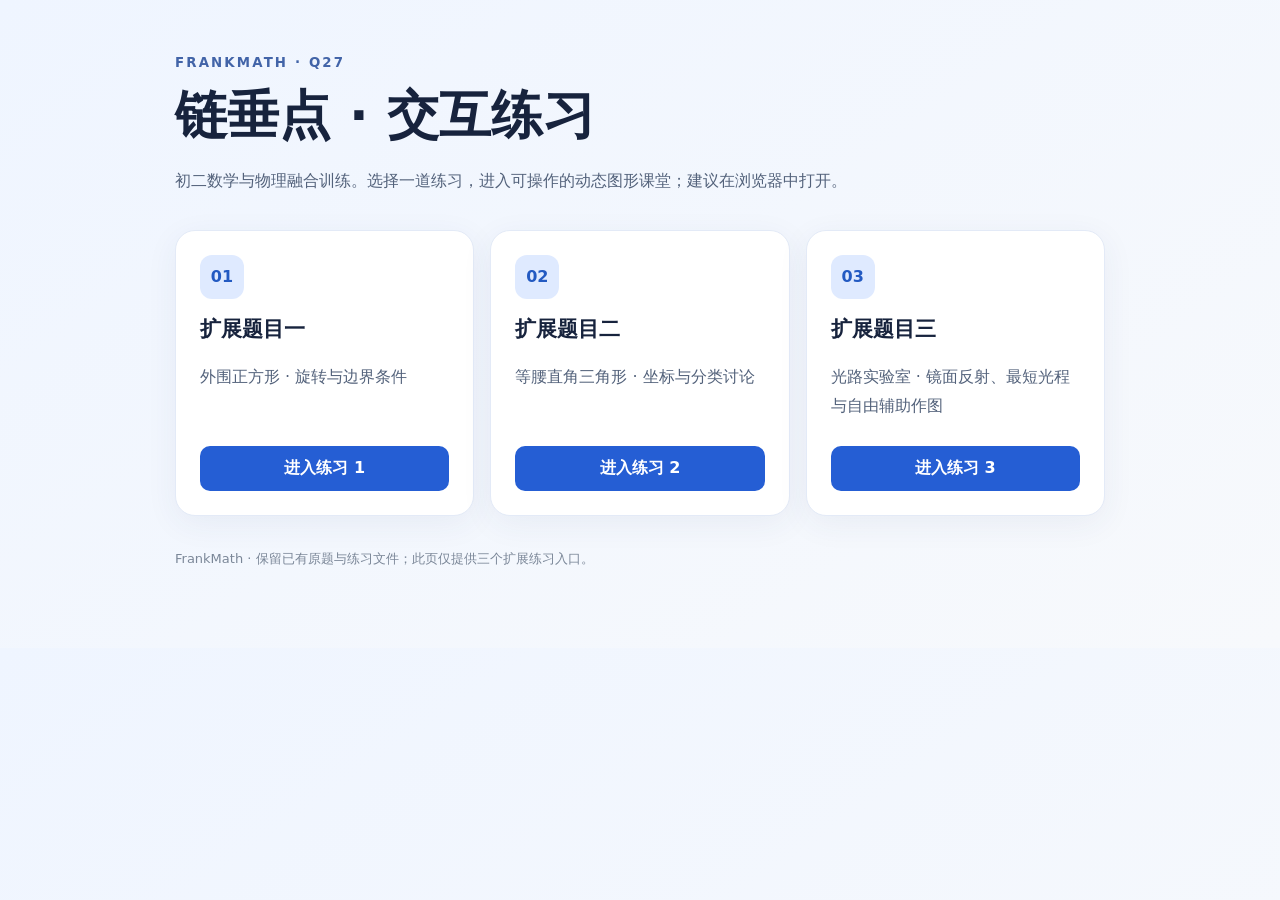
<file: index.html>
<!doctype html><html lang="zh-CN"><head><meta charset="UTF-8"><meta name="viewport" content="width=device-width,initial-scale=1"><title>FrankMath · 链垂点交互练习</title><style>:root{color-scheme:light}*{box-sizing:border-box}body{margin:0;font-family:system-ui,-apple-system,'PingFang SC','Microsoft YaHei',sans-serif;color:#17233d;background:linear-gradient(145deg,#eff5ff,#f7f9fc)}main{max-width:970px;margin:auto;padding:52px 20px 80px}small{color:#4264a8;font-weight:750;letter-spacing:.16em}h1{font-size:clamp(30px,5vw,52px);margin:10px 0}p{color:#53627b;line-height:1.8}section{display:grid;grid-template-columns:repeat(auto-fit,minmax(240px,1fr));gap:16px;margin-top:34px}article{background:white;border:1px solid #e3eaf7;border-radius:20px;padding:24px;box-shadow:0 8px 32px #28436b10;display:flex;flex-direction:column;gap:8px}h2{font-size:21px;margin:8px 0}.number{width:44px;height:44px;border-radius:12px;background:#dfeaff;color:#235ac2;display:grid;place-items:center;font-weight:800}article p{flex:1;margin:4px 0 18px}a{display:inline-flex;align-items:center;justify-content:center;background:#255ed4;color:white;text-decoration:none;border-radius:10px;padding:12px 14px;font-weight:700}a:hover,a:focus{background:#1346af}footer{padding-top:34px;font-size:13px;color:#7b8798}</style></head><body><main><small>FRANKMATH · Q27</small><h1>链垂点 · 交互练习</h1><p>初二数学与物理融合训练。选择一道练习，进入可操作的动态图形课堂；建议在浏览器中打开。</p><section><article><span class="number">01</span><h2>扩展题目一</h2><p>外围正方形 · 旋转与边界条件</p><a href="./ext1/第27题扩展题目1_交互教学.html">进入练习 1</a></article><article><span class="number">02</span><h2>扩展题目二</h2><p>等腰直角三角形 · 坐标与分类讨论</p><a href="./ext2/第27题扩展题目2_交互教学.html">进入练习 2</a></article><article><span class="number">03</span><h2>扩展题目三</h2><p>光路实验室 · 镜面反射、最短光程与自由辅助作图</p><a href="./ext3/第27题扩展题目3_光路实验室_交互教学.html">进入练习 3</a></article></section><footer>FrankMath · 保留已有原题与练习文件；此页仅提供三个扩展练习入口。</footer></main></body></html>
</file>
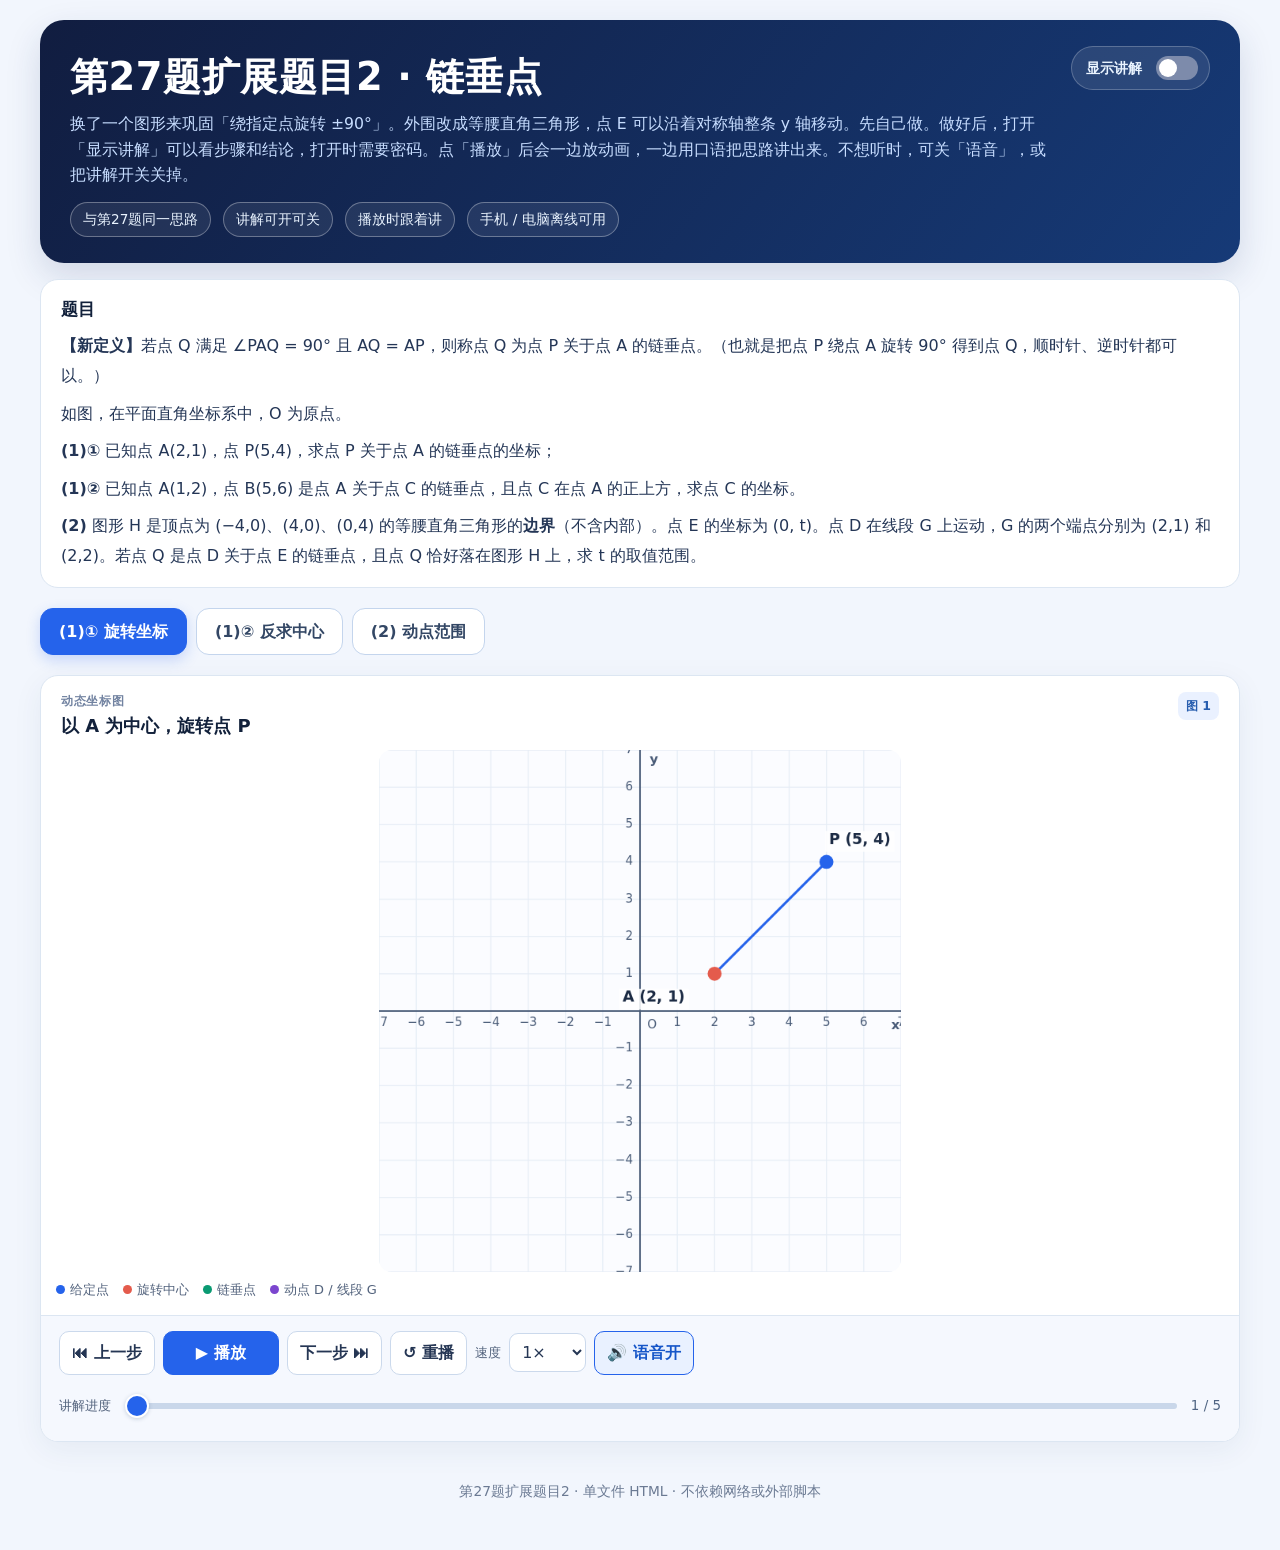
<file: ext2/第27题扩展题目2_交互教学.src.html>
<!doctype html>
<html lang="zh-CN">
<head>
<meta charset="utf-8">
<meta name="viewport" content="width=device-width, initial-scale=1, viewport-fit=cover">
<meta name="theme-color" content="#101b3a">
<title>第27题扩展题目2｜链垂点交互讲解</title>
<link rel="stylesheet" href="base.css">
</head>
<body class="explain-off">
<main class="page">
<header>
  <div class="header-row">
    <div>
      <h1>第27题扩展题目2 · 链垂点</h1>
      <p>换了一个图形来巩固「绕指定点旋转 ±90°」。外围改成等腰直角三角形，点 E 可以沿着对称轴整条 y 轴移动。先自己做。做好后，打开「显示讲解」可以看步骤和结论，打开时需要密码。点「播放」后会一边放动画，一边用口语把思路讲出来。不想听时，可关「语音」，或把讲解开关关掉。</p>
    </div>
    <label class="explain-toggle" for="explainToggle">
      <span>显示讲解</span>
      <input id="explainToggle" type="checkbox" aria-label="显示或隐藏讲解内容">
    </label>
  </div>
  <div class="intro">
    <span class="pill">与第27题同一思路</span>
    <span class="pill">讲解可开可关</span>
    <span class="pill">播放时跟着讲</span>
    <span class="pill">手机 / 电脑离线可用</span>
  </div>
</header>

<section class="problem" aria-label="题目原文">
  <h2>题目</h2>
  <p><b>【新定义】</b>若点 Q 满足 ∠PAQ = 90° 且 AQ = AP，则称点 Q 为点 P 关于点 A 的链垂点。（也就是把点 P 绕点 A 旋转 90° 得到点 Q，顺时针、逆时针都可以。）</p>
  <p>如图，在平面直角坐标系中，O 为原点。</p>
  <p><b>(1)①</b> 已知点 A(2,1)，点 P(5,4)，求点 P 关于点 A 的链垂点的坐标；</p>
  <p><b>(1)②</b> 已知点 A(1,2)，点 B(5,6) 是点 A 关于点 C 的链垂点，且点 C 在点 A 的正上方，求点 C 的坐标。</p>
  <p><b>(2)</b> 图形 H 是顶点为 (−4,0)、(4,0)、(0,4) 的等腰直角三角形的<b>边界</b>（不含内部）。点 E 的坐标为 (0, t)。点 D 在线段 G 上运动，G 的两个端点分别为 (2,1) 和 (2,2)。若点 Q 是点 D 关于点 E 的链垂点，且点 Q 恰好落在图形 H 上，求 t 的取值范围。</p>
</section>

<div class="facts explain-only">
  <div class="fact">
    <b>(1)① P(5,4) 关于 A(2,1) 的链垂点</b>
    <span>(−1,4) 或 (5,−2)</span>
  </div>
  <div class="fact">
    <b>(1)② B(5,6) 为 A(1,2) 关于 C 的链垂点</b>
    <span>C = (1,6)</span>
  </div>
  <div class="fact">
    <b>(2) 三角形边界条件</b>
    <span class="wide">t ∈ [−2, 2] ∪ [7/2, 4]</span>
  </div>
</div>

<div class="tabs" role="tablist" aria-label="选择题目">
  <button id="tab0" class="tab" role="tab" aria-selected="true" type="button">(1)① 旋转坐标</button>
  <button id="tab1" class="tab" role="tab" aria-selected="false" type="button">(1)② 反求中心</button>
  <button id="tab2" class="tab" role="tab" aria-selected="false" type="button">(2) 动点范围</button>
</div>

<div class="layout">
  <section class="panel" aria-label="动态坐标图和播放控制">
    <div class="panel-title">
      <div>
        <div class="eyebrow">动态坐标图</div>
        <h2 id="canvasTitle">以 A 为中心，旋转点 P</h2>
      </div>
      <span id="graphTag" class="number">图 1</span>
    </div>
    <div class="diagram-area">
      <canvas id="graph" width="660" height="660" aria-label="交互坐标系，可用播放控制、步骤按钮、滑块和拖拽观察旋转与边界">您的浏览器需要支持 Canvas 才能显示坐标图。</canvas>
      <div class="legend">
        <span><i class="key" style="background:#2563eb"></i>给定点</span>
        <span><i class="key" style="background:#e45b4c"></i>旋转中心</span>
        <span><i class="key" style="background:#0a9a72"></i>链垂点</span>
        <span><i class="key" style="background:#7b45ce"></i>动点 D / 线段 G</span>
      </div>
      <div id="narration" class="narration explain-only" aria-live="polite"></div>
    </div>
    <div class="playbox">
      <div class="controls">
        <button id="prev" class="action" type="button" title="上一步">⏮ 上一步</button>
        <button id="play" class="action main" type="button">▶ 播放</button>
        <button id="next" class="action" type="button" title="下一步">下一步 ⏭</button>
        <button id="restart" class="action" type="button" title="从头开始">↺ 重播</button>
        <label class="subtle" for="speed">速度</label>
        <select id="speed" aria-label="播放速度" style="border-radius:9px;border:1px solid #cbd9ec;padding:8px;background:white;color:#253654">
          <option value="0.5">0.5×</option>
          <option value="1" selected>1×</option>
          <option value="1.5">1.5×</option>
          <option value="2">2×</option>
        </select>
        <button id="voiceBtn" class="action" type="button" aria-pressed="true" title="播放时朗读讲解">🔊 语音开</button>
      </div>
      <div class="time-row">
        <label for="time">讲解进度</label>
        <input id="time" type="range" min="0" max="1000" value="0" aria-label="拖动动画时间轴">
        <span id="stepCount" class="step-count">1 / 5</span>
      </div>
    </div>
  </section>

  <div class="right-col">
    <section class="panel section-pad explain-only">
      <div class="subhead">当前讲解步骤</div>
      <div class="step-header">
        <h2 id="stepTitle">先分清谁绕着谁转</h2>
        <span id="stepBadge" class="number">步骤 1 / 5</span>
      </div>
      <p id="stepDesc" class="explanation"></p>
      <div id="stepFormula" class="equations"></div>
      <div id="stepChips" class="steps" aria-label="可直接跳转到指定讲解步骤"></div>
    </section>

    <section class="panel section-pad explain-only">
      <div class="subhead">本题结论</div>
      <div class="answer">
        <strong id="answerText">(1)①</strong>
        <span id="answerValue" class="math">(−1,4) 或 (5,−2)</span>
      </div>
      <p id="answerNote" class="subtle" style="margin:10px 0 0"></p>
    </section>

    <section id="explore" class="panel explore hidden">
      <div class="section-pad">
        <div class="subhead">自由探索 / 实时验算</div>
        <h2 style="margin:0 0 4px;font-size:1.15rem">拖动 E 和 D，观察 Q</h2>
        <p class="subtle" style="margin:0">直接在坐标图中拖动紫色 D 或红色 E，也可以使用下方滑块。<br>蓝色图形 H 是等腰直角三角形的<b>边界</b>：底边在 x 轴上，从 (−4,0) 到 (4,0)；两腰分别连到 (0,4)。只有绿色点 Q <b>落在边界</b>时才满足题目。</p>
        <label class="range-label" for="tRange">
          <span>E = (0, t)，t 可正可负，E 在整条 y 轴上</span>
          <output id="tOutput">−2</output>
        </label>
        <input id="tRange" class="fullslider" type="range" min="-5" max="6" step="0.05" value="-2" aria-label="拖动 t 的取值">
        <div class="mode-row" role="group" aria-label="点 D 的位置模式">
          <button id="modeAuto" class="choice selected" type="button">✓ 自动找到合适的 D</button>
          <button id="modeManual" class="choice" type="button">手动拖动 D</button>
        </div>
        <label class="range-label" for="sRange">
          <span>D = (2, s)，1 ≤ s ≤ 2</span>
          <output id="sOutput">1</output>
        </label>
        <input id="sRange" class="fullslider" type="range" min="1" max="2" step="0.01" value="1" aria-label="拖动线段 G 上的点 D">
        <div class="mode-row" role="group" aria-label="旋转方向">
          <button id="rotCcw" class="choice selected" type="button">↺ 逆时针 +90°</button>
          <button id="rotCw" class="choice" type="button">↻ 顺时针 −90°</button>
        </div>
        <div class="statebox" aria-live="polite">
          <div id="qLive" class="live">Q = (−3,0)，在 H 上</div>
        </div>
        <button id="snapBtn" class="action" type="button" style="margin-top:11px">将 D 吸附到正确位置</button>
      </div>
    </section>
  </div>
</div>
<div class="playbox-spacer" aria-hidden="true"></div>

<section class="notes explain-only">
  <h2>定义与注意</h2>
  <p>若 Q 是点 P 关于点 A 的链垂点，则 ∠PAQ = 90° 且 AP = AQ。把从 A 到 P 的方向绕 A 逆时针转 90°，或顺时针转 90°，就得到 Q。第 (2) 问中「落在图形 H 上」指三角形三条边上的点，不包括只落在内部的点。左边是连接 (−4,0) 与 (0,4) 的线段：向右 4、向上 4，所以点满足「纵坐标 = 横坐标 + 4」，并且 −4 ≤ x ≤ 0；右边向右 4、向下 4，满足「纵坐标 = 4 − 横坐标」，并且 0 ≤ x ≤ 4。答案是两段的并，中间 (2, 7/2) 没有解，不要写成一整段 [−2, 4]。</p>
</section>
<footer>第27题扩展题目2 · 单文件 HTML · 不依赖网络或外部脚本</footer>
</main>

<div id="pinMask" class="pin-mask hidden" aria-hidden="true" role="dialog" aria-modal="true" aria-labelledby="pinTitle">
  <div class="pin-card">
    <h2 id="pinTitle">查看讲解和答案</h2>
    <p>请输入密码后再打开讲解。关掉以后，步骤和结论会一起收起来。</p>
    <input id="pinInput" type="password" inputmode="numeric" pattern="[0-9]*" maxlength="4" autocomplete="off" autocapitalize="off" spellcheck="false" aria-label="四位数字密码">
    <div id="pinErr" class="pin-err" role="status"></div>
    <div class="pin-actions">
      <button id="pinCancel" class="action" type="button">取消</button>
      <button id="pinOk" class="action main" type="button">确定</button>
    </div>
  </div>
</div>
<script src="voice-data.js"></script>
<script src="app.js"></script>
</body>
</html>
</file>
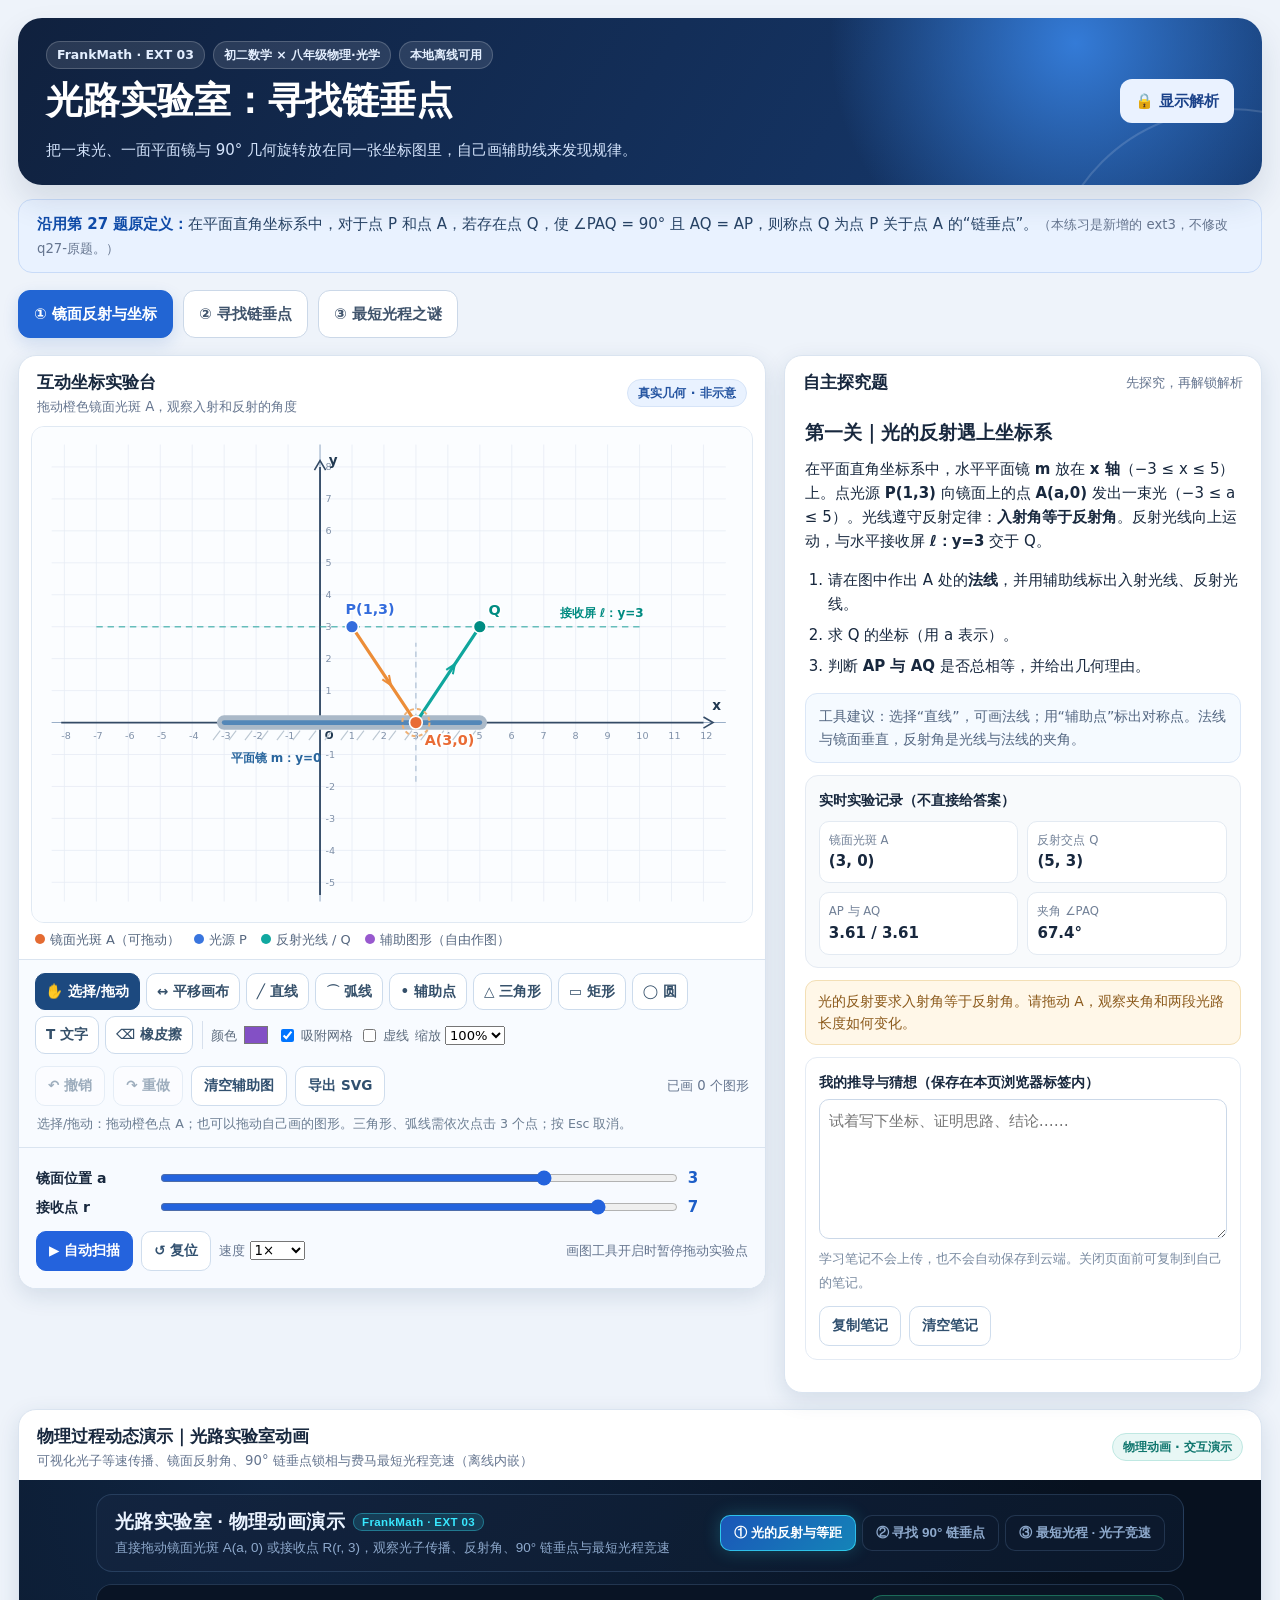
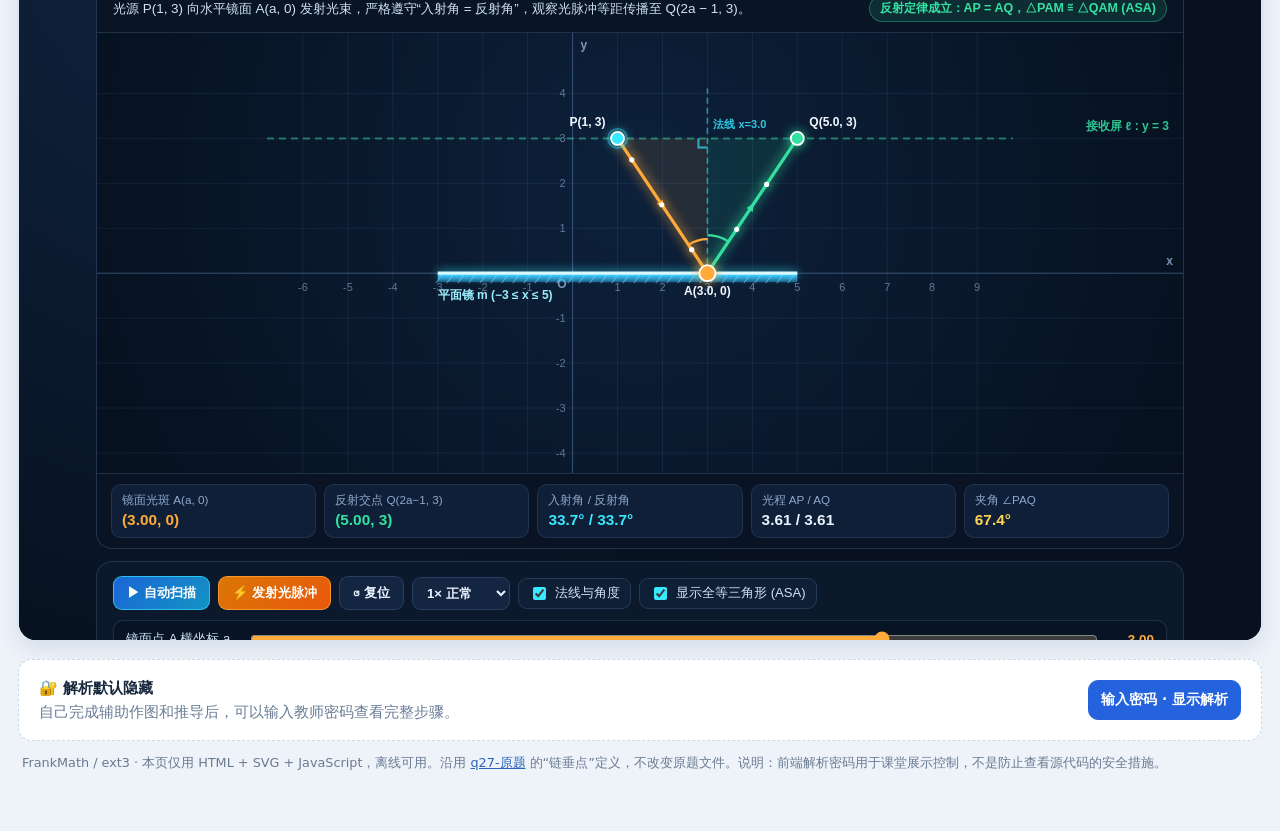
<file: ext3/第27题扩展题目3_光路实验室_交互教学.html>
<!doctype html>
<html lang="zh-CN">
<head>
<meta charset="utf-8"><meta name="viewport" content="width=device-width,initial-scale=1,viewport-fit=cover">
<meta name="theme-color" content="#10274a">
<title>第27题扩展练习3｜光路实验室 · 链垂点</title>
<style>
:root{--bg:#eef3fa;--panel:#fff;--ink:#18283e;--muted:#65758f;--line:#dae4f0;--blue:#2463dd;--teal:#008d88;--gold:#da8b1b;--red:#e45e54;--purple:#7d55c7}
*{box-sizing:border-box}html{scroll-behavior:smooth}body{margin:0;background:var(--bg);color:var(--ink);font:15px/1.6 system-ui,-apple-system,BlinkMacSystemFont,"PingFang SC","Microsoft YaHei",sans-serif}
button,input,select{font:inherit}button{cursor:pointer}button:focus-visible,input:focus-visible,select:focus-visible{outline:3px solid #7db9fa;outline-offset:2px}button:disabled{opacity:.45;cursor:not-allowed}
.page{width:min(1440px,100%);margin:auto;padding:18px 18px 46px}header{position:relative;overflow:hidden;border-radius:24px;background:radial-gradient(circle at 85% 15%,#347bd7 0%,transparent 23%),linear-gradient(120deg,#10213e,#163b72);padding:23px 28px;color:#fff;box-shadow:0 16px 32px #17305220}header:after{content:"";position:absolute;width:360px;height:360px;right:-150px;top:90px;border:2px solid #ffffff24;border-radius:50%}header h1{margin:3px 0;font-size:clamp(1.55rem,3vw,2.3rem)}header p{margin:7px 0 0;color:#d4e4fc}.pills{display:flex;gap:8px;flex-wrap:wrap}.pill{background:#ffffff1b;border:1px solid #ffffff30;color:#e4efff;border-radius:999px;padding:3px 10px;font-size:.78rem;font-weight:650}.hdrrow{display:flex;justify-content:space-between;gap:18px;align-items:center;position:relative;z-index:1}.headbtn{background:#eaf2ff;color:#1c438a;border:0;border-radius:12px;font-weight:800;padding:10px 15px;white-space:nowrap}
.definition{background:#e9f2ff;border:1px solid #c8dbf8;border-radius:14px;padding:12px 18px;margin:14px 0;color:#274365}.definition strong{color:#104ca9}
.tabs{display:flex;gap:10px;margin:17px 0;flex-wrap:wrap}.tab{background:#fff;color:#40546c;border:1px solid #cbd8e8;padding:11px 15px;border-radius:12px;font-weight:750}.tab[aria-selected="true"]{background:#2265d3;border-color:#2265d3;color:#fff;box-shadow:0 6px 16px #1b5ab326}
.layout{display:grid;grid-template-columns:minmax(0,1.22fr) minmax(320px,.78fr);gap:18px;align-items:start}.panel{background:var(--panel);border:1px solid var(--line);border-radius:18px;box-shadow:0 7px 22px #1a3c6720;overflow:hidden}.ptitle{padding:13px 18px 8px;display:flex;align-items:center;justify-content:space-between;gap:10px}.ptitle h2{margin:0;font-size:1.08rem}.sub{color:var(--muted);font-size:.83rem}.graph-wrap{padding:0 12px 8px;overflow-x:auto;overscroll-behavior-x:contain}#board{display:block;width:100%;height:auto;aspect-ratio:900/620;border:1px solid #e0e9f3;border-radius:13px;background:#fcfeff;touch-action:none;user-select:none;cursor:crosshair}#board.tool-select{cursor:grab}#board.tool-pan{cursor:grab}#board.tool-erase{cursor:not-allowed}.legend{display:flex;flex-wrap:wrap;gap:6px 14px;padding:7px 4px 0;color:#576880;font-size:.81rem}.dot{display:inline-block;height:10px;width:10px;border-radius:50%;margin-right:5px}.drawing{border-top:1px solid var(--line);padding:13px 16px;background:#f8fbff}.toolbar{display:flex;gap:6px;flex-wrap:wrap;align-items:center}.tool{border:1px solid #ccdbec;border-radius:10px;padding:7px 10px;background:white;font-weight:650;color:#35506a;font-size:.85rem}.tool[aria-pressed="true"]{background:#1c497f;color:#fff;border-color:#1c497f}.tool-dim{border-left:1px solid #d7e0ed;margin-left:3px;padding-left:8px;display:flex;gap:6px;align-items:center;flex-wrap:wrap}.tool-dim label{font-size:.82rem;color:#5d6c7e;display:flex;align-items:center;gap:4px}.tool-dim input[type=color]{width:30px;height:28px;padding:1px;border:0;background:transparent}.hintline{font-size:.79rem;color:#6b7d92;margin:8px 2px 0}.playbox{padding:13px 17px 17px;border-top:1px solid var(--line);background:#f7faff}.range-row{display:grid;grid-template-columns:110px minmax(0,1fr) 60px;align-items:center;gap:12px;margin:5px 0}.range-row label{font-weight:700;font-size:.88rem}.range-row input{width:100%;accent-color:var(--blue)}.readout{font-variant-numeric:tabular-nums;font-weight:800;color:#1d5ec8}.actionrow{display:flex;flex-wrap:wrap;gap:8px;margin-top:12px;align-items:center}.action{border:1px solid #cfdded;background:white;color:#31506f;border-radius:10px;padding:8px 12px;font-weight:700;font-size:.85rem}.action.primary{background:var(--blue);color:#fff;border-color:var(--blue)}.action.good{color:#007a69;border-color:#b3d6ce}.status{margin-left:auto;font-size:.83rem;color:var(--muted)}
.question{padding:14px 20px 20px}.question h3{margin:0 0 8px;font-size:1.16rem}.question p{margin:9px 0}.question ol{padding-left:23px}.question li{margin:7px 0}.alert{background:#f5faff;border:1px solid #dbe7f7;border-radius:12px;padding:11px 13px;font-size:.89rem;color:#536681}.data{background:#f8fafc;border:1px solid #e4eaf2;border-radius:13px;padding:12px 13px;margin-top:12px}.data strong{font-size:.85rem}.metrics{display:grid;grid-template-columns:1fr 1fr;gap:9px;margin-top:9px}.metric{padding:9px;border-radius:10px;background:#fff;border:1px solid #e3eaf2}.metric span{display:block;font-size:.73rem;color:#718097}.metric b{font-size:.94rem;font-variant-numeric:tabular-nums}.evidence{padding:9px 12px;margin:12px 0;background:#fff7e8;border:1px solid #f3dfb5;border-radius:11px;color:#8b591a;font-size:.87rem}.quiz{border:1px solid #e4ebf4;padding:13px;border-radius:12px;margin:12px 0}.quiz input{max-width:100%;border:1px solid #cbd8e8;border-radius:10px;padding:8px 10px;width:100%;background:#fff}.quiz label{display:block;font-weight:750;margin-bottom:6px;font-size:.87rem}.quiz small{color:#7a8ba1}.bottom{margin-top:18px;display:grid;grid-template-columns:1fr;gap:14px}.answer-panel{display:none;padding:18px 22px}.answer-panel.open{display:block}.answer-panel h2{margin:0 0 10px}.answer-panel h3{margin:13px 0 5px}.formula{font-family:Cambria,Georgia,"Times New Roman",serif;background:#f2f6fd;padding:8px 12px;border-radius:9px;overflow-x:auto;white-space:normal}.explain-note{background:#eef9f7;border-left:4px solid #19a18c;padding:10px 13px;border-radius:0 10px 10px 0}.teacherlocked{padding:16px 20px;background:#fff;border:1px dashed #c8d9e9;border-radius:14px;display:flex;gap:10px;flex-wrap:wrap;align-items:center;justify-content:space-between}.teacherlocked p{margin:0;color:#697d95}.foot{font-size:.8rem;color:#6a7a91;margin:12px 4px}.foot a{color:#2a64bc}
.dialog-backdrop{position:fixed;inset:0;background:#0c1c33a8;z-index:30;display:none;align-items:center;justify-content:center;padding:18px}.dialog-backdrop.open{display:flex}.dialog{background:#fff;width:min(400px,100%);border-radius:18px;padding:22px;box-shadow:0 20px 50px #0004}.dialog h2{margin:0 0 8px}.dialog p{color:#60718a;margin:0 0 14px}.dialog input{width:100%;border:1px solid #bbccdf;border-radius:10px;padding:12px;font-size:1.1rem}.dialog-actions{display:flex;justify-content:flex-end;gap:8px;margin-top:12px}.error{color:#c72e35;font-size:.88rem;min-height:20px}
@media(max-width:1000px){.layout{grid-template-columns:1fr}.graph-wrap{max-width:900px;margin:auto;width:100%}}@media(max-width:600px){.page{padding:10px 9px 30px}header{padding:18px 15px;border-radius:16px}.hdrrow{align-items:start;flex-direction:column}.headbtn{align-self:start}header h1{font-size:1.42rem}.definition{font-size:.85rem;padding:10px 12px}.tab{font-size:.84rem;padding:9px 9px}.ptitle{padding:12px 12px 8px}.graph-wrap{padding:0 4px 4px}.drawing{padding:11px 9px}.tool{padding:8px 9px}.range-row{grid-template-columns:82px 1fr 48px;gap:6px}.question{padding:13px 15px 17px}.metrics{grid-template-columns:1fr 1fr}.status{width:100%;margin-left:0}}
</style>
</head>
<body>
<div class="page">
<header><div class="hdrrow"><div><div class="pills"><span class="pill">FrankMath · EXT 03</span><span class="pill">初二数学 × 八年级物理·光学</span><span class="pill">本地离线可用</span></div><h1>光路实验室：寻找链垂点</h1><p>把一束光、一面平面镜与 90° 几何旋转放在同一张坐标图里，自己画辅助线来发现规律。</p></div><button class="headbtn" id="headerReveal">🔒 显示解析</button></div></header>
<div class="definition"><strong>沿用第 27 题原定义：</strong>在平面直角坐标系中，对于点 P 和点 A，若存在点 Q，使 ∠PAQ = 90° 且 AQ = AP，则称点 Q 为点 P 关于点 A 的“链垂点”。<span class="sub">（本练习是新增的 ext3，不修改 q27-原题。）</span></div>
<nav class="tabs" aria-label="题目切换"><button class="tab" data-stage="0" aria-selected="true">① 镜面反射与坐标</button><button class="tab" data-stage="1" aria-selected="false">② 寻找链垂点</button><button class="tab" data-stage="2" aria-selected="false">③ 最短光程之谜</button></nav>
<div class="layout"><section class="panel"><div class="ptitle"><div><h2>互动坐标实验台</h2><div class="sub" id="diagramSub">拖动橙色镜面光斑 A，观察反射光线</div></div><span class="pill" style="background:#e9f2ff;color:#2353a0;border-color:#d6e4f8">真实几何 · 非示意</span></div><div class="graph-wrap" id="graphWrap"><svg id="board" viewBox="0 0 900 620" aria-label="光路与坐标轴作图板"><g id="baseLayer"></g><g id="geometryLayer"></g><g id="drawingLayer"></g><g id="draftLayer"></g></svg><div class="legend"><span><i class="dot" style="background:#e46b32"></i>镜面光斑 A（可拖动）</span><span><i class="dot" style="background:#3975de"></i>光源 P</span><span><i class="dot" style="background:#11a8a0"></i>反射光线 / Q</span><span><i class="dot" style="background:#9859ce"></i>辅助图形（自由作图）</span></div></div>
<div class="drawing"><div class="toolbar" aria-label="辅助作图工具">
<button class="tool" data-tool="select" aria-pressed="true">✋ 选择/拖动</button><button class="tool" data-tool="pan" aria-pressed="false">↔ 平移画布</button><button class="tool" data-tool="line" aria-pressed="false">╱ 直线</button><button class="tool" data-tool="arc" aria-pressed="false">⌒ 弧线</button><button class="tool" data-tool="point" aria-pressed="false">• 辅助点</button><button class="tool" data-tool="triangle" aria-pressed="false">△ 三角形</button><button class="tool" data-tool="rect" aria-pressed="false">▭ 矩形</button><button class="tool" data-tool="circle" aria-pressed="false">◯ 圆</button><button class="tool" data-tool="label" aria-pressed="false">T 文字</button><button class="tool" data-tool="erase" aria-pressed="false">⌫ 橡皮擦</button>
<div class="tool-dim"><label>颜色 <input id="ink" type="color" value="#8350c5" aria-label="画笔颜色"></label><label><input id="snap" type="checkbox" checked>吸附网格</label><label><input id="dashed" type="checkbox">虚线</label><label>缩放 <select id="zoom" aria-label="放大或缩小坐标画板"><option value="1">100%</option><option value="1.5">150%</option><option value="2">200%</option></select></label></div></div>
<div class="actionrow"><button class="action" id="undo">↶ 撤销</button><button class="action" id="redo">↷ 重做</button><button class="action" id="clear">清空辅助图</button><button class="action" id="export">导出 SVG</button><span id="drawCount" class="status">已画 0 个图形</span></div><div id="toolHint" class="hintline">选择/拖动：拖动橙色点 A；也可以拖动自己画的图形。三角形、弧线需依次点击 3 个点；按 Esc 取消。</div></div>
<div class="playbox"><div class="range-row"><label for="aSlider">镜面位置 a</label><input type="range" id="aSlider" min="-3" max="5" step="0.01" value="1" aria-label="改变镜面点 A 横坐标"><output class="readout" id="aOut">1.00</output></div><div class="range-row" id="rRow" hidden><label for="rSlider">接收点 r</label><input type="range" id="rSlider" min="-5" max="9" step="0.01" value="7" aria-label="改变接收点 R 横坐标"><output class="readout" id="rOut">7.00</output></div><div class="actionrow"><button class="action primary" id="play">▶ 自动扫描</button><button class="action" id="reset">↺ 复位</button><label class="sub">速度 <select id="speed" aria-label="动画速度"><option value="0.5">0.5×</option><option value="1" selected>1×</option><option value="2">2×</option></select></label><label class="sub" id="imageFlag"><input type="checkbox" id="mirrorImage">显示镜像点 P′</label><span class="status">画图工具开启时暂停拖动实验点</span></div></div></section>
<aside class="panel"><div class="ptitle"><h2>自主探究题</h2><span class="sub">先探究，再解锁解析</span></div><div class="question"><div id="questionBody"></div><div class="data"><strong>实时实验记录（不直接给答案）</strong><div class="metrics"><div class="metric"><span>镜面光斑 A</span><b id="obsA">—</b></div><div class="metric"><span id="obsQLabel">反射交点 Q</span><b id="obsQ">—</b></div><div class="metric"><span id="obsLengthLabel">两条等长光段</span><b id="obsLength">—</b></div><div class="metric"><span id="obsAngleLabel">夹角 ∠PAQ</span><b id="obsAngle">—</b></div></div></div><div class="evidence" id="feedback">尝试移动 A，再使用辅助线工具记录你观察到的几何关系。</div><div class="quiz"><label for="studentNote">我的推导与猜想（保存在本页浏览器标签内）</label><textarea id="studentNote" rows="5" style="width:100%;border:1px solid #cbd8e8;border-radius:10px;padding:9px;font:inherit;resize:vertical" placeholder="试着写下坐标、证明思路、结论……"></textarea><small>学习笔记不会上传，也不会自动保存到云端。关闭页面前可复制到自己的笔记。</small><div class="actionrow"><button class="action" id="copyNote">复制笔记</button><button class="action" id="clearNote">清空笔记</button></div></div></div></aside></div>
<section class="panel" id="physicsAnimPanel" style="margin-top:16px;overflow:hidden"><div class="ptitle"><div><h2>物理过程动态演示｜光路实验室动画</h2><div class="sub">可视化光子等速传播、镜面反射角、90° 链垂点锁相与费马最短光程竞速（离线内嵌）</div></div><span class="pill" style="background:#e8f7f5;color:#0f766e;border-color:#bfe8e2">物理动画 · 交互演示</span></div><iframe id="physicsAnimFrame" title="光路实验室物理动画" srcdoc="&lt;!DOCTYPE html&gt;
&lt;html lang=&quot;zh-CN&quot;&gt;
&lt;head&gt;
  &lt;meta charset=&quot;UTF-8&quot; /&gt;
  &lt;meta name=&quot;viewport&quot; content=&quot;width=device-width, initial-scale=1.0&quot; /&gt;
  &lt;title&gt;光路实验室 · 交互物理动画（FrankMath EXT 03）&lt;/title&gt;
  &lt;style&gt;
    :root {
      --bg: #07111f;
      --surface: #0d1b2e;
      --surface-2: #132540;
      --border: rgba(148, 197, 255, 0.16);
      --text: #eaf3ff;
      --muted: #8ea9cc;
      --cyan: #38e8ff;
      --amber: #ffaa3b;
      --emerald: #34e0a1;
      --violet: #b784ff;
      --gold: #ffd452;
      --rose: #ff6b8b;
    }
    * { box-sizing: border-box; }
    html, body {
      margin: 0;
      padding: 0;
      background: radial-gradient(circle at 20% 0%, #102542 0%, #07111f 62%);
      color: var(--text);
      font-family: &quot;Inter&quot;, -apple-system, BlinkMacSystemFont, &quot;PingFang SC&quot;, &quot;Microsoft YaHei&quot;, sans-serif;
      min-height: 100vh;
    }
    .app {
      max-width: 1120px;
      margin: 0 auto;
      padding: 14px 16px 22px;
      display: flex;
      flex-direction: column;
      gap: 12px;
    }
    .header {
      display: flex;
      flex-wrap: wrap;
      align-items: center;
      justify-content: space-between;
      gap: 10px;
      padding: 14px 18px;
      background: linear-gradient(135deg, rgba(19, 37, 64, 0.92), rgba(11, 24, 43, 0.92));
      border: 1px solid var(--border);
      border-radius: 16px;
    }
    .title-group h1 {
      margin: 0;
      font-size: 1.18rem;
      letter-spacing: 0.02em;
      display: flex;
      align-items: center;
      gap: 8px;
    }
    .badge {
      font-size: 0.72rem;
      font-weight: 600;
      padding: 2px 8px;
      border-radius: 999px;
      background: rgba(56, 232, 255, 0.14);
      color: var(--cyan);
      border: 1px solid rgba(56, 232, 255, 0.35);
    }
    .subtitle {
      margin: 4px 0 0;
      font-size: 0.84rem;
      color: var(--muted);
    }
    .tabs {
      display: flex;
      flex-wrap: wrap;
      gap: 6px;
    }
    .tab-btn {
      appearance: none;
      border: 1px solid var(--border);
      background: rgba(13, 27, 46, 0.85);
      color: var(--muted);
      padding: 8px 13px;
      border-radius: 10px;
      font-size: 0.84rem;
      font-weight: 600;
      cursor: pointer;
      transition: all 0.18s ease;
    }
    .tab-btn:hover {
      color: var(--text);
      border-color: rgba(56, 232, 255, 0.45);
    }
    .tab-btn.active {
      background: linear-gradient(135deg, #1b56b8, #1484b8);
      color: #fff;
      border-color: rgba(56, 232, 255, 0.7);
      box-shadow: 0 0 18px rgba(56, 232, 255, 0.22);
    }

    .stage-card {
      background: rgba(13, 27, 46, 0.88);
      border: 1px solid var(--border);
      border-radius: 16px;
      overflow: hidden;
      display: flex;
      flex-direction: column;
    }
    .canvas-header {
      display: flex;
      flex-wrap: wrap;
      align-items: center;
      justify-content: space-between;
      gap: 8px;
      padding: 10px 16px;
      border-bottom: 1px solid var(--border);
      background: rgba(8, 18, 33, 0.65);
    }
    .stage-desc {
      font-size: 0.84rem;
      color: #cfe1f7;
    }
    .status-pill {
      font-size: 0.78rem;
      font-weight: 600;
      padding: 4px 10px;
      border-radius: 999px;
      background: rgba(52, 224, 161, 0.12);
      color: var(--emerald);
      border: 1px solid rgba(52, 224, 161, 0.35);
      white-space: nowrap;
    }
    .status-pill.gold {
      background: rgba(255, 212, 82, 0.16);
      color: var(--gold);
      border-color: rgba(255, 212, 82, 0.55);
      box-shadow: 0 0 12px rgba(255, 212, 82, 0.22);
    }
    .status-pill.violet {
      background: rgba(183, 132, 255, 0.16);
      color: var(--violet);
      border-color: rgba(183, 132, 255, 0.45);
    }

    .canvas-wrap {
      position: relative;
      width: 100%;
      height: 440px;
      background: radial-gradient(circle at 50% 35%, #0d213b 0%, #06101e 100%);
      touch-action: none;
      cursor: grab;
    }
    .canvas-wrap.dragging {
      cursor: grabbing;
    }
    canvas {
      display: block;
      width: 100%;
      height: 100%;
    }

    .telemetry {
      display: grid;
      grid-template-columns: repeat(auto-fit, minmax(150px, 1fr));
      gap: 8px;
      padding: 10px 14px;
      border-top: 1px solid var(--border);
      background: rgba(8, 18, 33, 0.75);
    }
    .metric {
      background: rgba(19, 37, 64, 0.7);
      border: 1px solid rgba(148, 197, 255, 0.12);
      border-radius: 10px;
      padding: 8px 10px;
    }
    .metric .label {
      font-size: 0.73rem;
      color: var(--muted);
      margin-bottom: 3px;
    }
    .metric .val {
      font-size: 0.96rem;
      font-weight: 700;
      font-variant-numeric: tabular-nums;
      color: var(--text);
    }
    .metric .val.cyan { color: var(--cyan); }
    .metric .val.amber { color: var(--amber); }
    .metric .val.emerald { color: var(--emerald); }
    .metric .val.gold { color: var(--gold); }

    .controls {
      display: flex;
      flex-direction: column;
      gap: 10px;
      padding: 14px 16px;
      background: rgba(13, 27, 46, 0.88);
      border: 1px solid var(--border);
      border-radius: 16px;
    }
    .ctrl-row {
      display: flex;
      flex-wrap: wrap;
      align-items: center;
      gap: 8px;
    }
    .btn {
      appearance: none;
      border: 1px solid var(--border);
      background: var(--surface-2);
      color: var(--text);
      padding: 7px 13px;
      border-radius: 9px;
      font-size: 0.83rem;
      font-weight: 600;
      cursor: pointer;
      transition: all 0.16s ease;
    }
    .btn:hover {
      border-color: rgba(56, 232, 255, 0.55);
      background: #1a3357;
    }
    .btn.primary {
      background: linear-gradient(135deg, #1b65d6, #1394c4);
      border-color: rgba(56, 232, 255, 0.65);
      color: #fff;
    }
    .btn.accent {
      background: linear-gradient(135deg, #d97706, #ea580c);
      border-color: rgba(255, 170, 59, 0.7);
      color: #fff;
    }
    .btn.preset {
      padding: 5px 10px;
      font-size: 0.78rem;
      background: rgba(19, 37, 64, 0.6);
      color: #cde3ff;
    }
    .btn.preset:hover {
      background: rgba(56, 232, 255, 0.18);
      color: #fff;
    }
    select.speed-sel {
      background: var(--surface-2);
      color: var(--text);
      border: 1px solid var(--border);
      border-radius: 9px;
      padding: 7px 10px;
      font-size: 0.82rem;
      font-weight: 600;
      cursor: pointer;
    }
    .toggle {
      display: inline-flex;
      align-items: center;
      gap: 6px;
      font-size: 0.82rem;
      color: #d0e2f7;
      cursor: pointer;
      padding: 5px 10px;
      border-radius: 9px;
      background: rgba(19, 37, 64, 0.55);
      border: 1px solid var(--border);
      user-select: none;
    }
    .toggle input {
      accent-color: var(--cyan);
      cursor: pointer;
    }
    .sliders {
      display: grid;
      grid-template-columns: repeat(auto-fit, minmax(240px, 1fr));
      gap: 10px;
    }
    .slider-box {
      display: flex;
      align-items: center;
      gap: 10px;
      background: rgba(8, 18, 33, 0.6);
      border: 1px solid var(--border);
      border-radius: 10px;
      padding: 8px 12px;
    }
    .slider-box.hidden { display: none; }
    .slider-box label {
      font-size: 0.82rem;
      color: #cfe1f7;
      white-space: nowrap;
      min-width: 112px;
    }
    .slider-box input[type=&quot;range&quot;] {
      flex: 1;
      accent-color: var(--amber);
      cursor: pointer;
    }
    .slider-box.r-slider input[type=&quot;range&quot;] {
      accent-color: var(--emerald);
    }
    .slider-val {
      font-size: 0.84rem;
      font-weight: 700;
      font-variant-numeric: tabular-nums;
      min-width: 44px;
      text-align: right;
      color: var(--amber);
    }
    .slider-box.r-slider .slider-val {
      color: var(--emerald);
    }
    .legend {
      display: flex;
      flex-wrap: wrap;
      gap: 12px;
      font-size: 0.76rem;
      color: var(--muted);
      padding-top: 2px;
    }
    .legend span {
      display: inline-flex;
      align-items: center;
      gap: 5px;
    }
    .dot {
      width: 9px;
      height: 9px;
      border-radius: 50%;
      display: inline-block;
    }
    @media (max-width: 640px) {
      .canvas-wrap { height: 360px; }
      .header { padding: 12px 14px; }
    }
  &lt;/style&gt;
&lt;/head&gt;
&lt;body&gt;
  &lt;div class=&quot;app&quot;&gt;
    &lt;header class=&quot;header&quot;&gt;
      &lt;div class=&quot;title-group&quot;&gt;
        &lt;h1&gt;光路实验室 · 物理动画演示 &lt;span class=&quot;badge&quot;&gt;FrankMath · EXT 03&lt;/span&gt;&lt;/h1&gt;
        &lt;p class=&quot;subtitle&quot;&gt;直接拖动镜面光斑 A(a, 0) 或接收点 R(r, 3)，观察光子传播、反射角、90° 链垂点与最短光程竞速&lt;/p&gt;
      &lt;/div&gt;
      &lt;div class=&quot;tabs&quot; role=&quot;tablist&quot;&gt;
        &lt;button class=&quot;tab-btn active&quot; data-stage=&quot;0&quot; type=&quot;button&quot;&gt;① 光的反射与等距&lt;/button&gt;
        &lt;button class=&quot;tab-btn&quot; data-stage=&quot;1&quot; type=&quot;button&quot;&gt;② 寻找 90° 链垂点&lt;/button&gt;
        &lt;button class=&quot;tab-btn&quot; data-stage=&quot;2&quot; type=&quot;button&quot;&gt;③ 最短光程 · 光子竞速&lt;/button&gt;
      &lt;/div&gt;
    &lt;/header&gt;

    &lt;section class=&quot;stage-card&quot;&gt;
      &lt;div class=&quot;canvas-header&quot;&gt;
        &lt;div class=&quot;stage-desc&quot; id=&quot;stageDesc&quot;&gt;光源 P(1, 3) 射向水平镜面 A(a, 0)，遵循“入射角 = 反射角”反射至接收屏 y = 3 上的 Q 点。&lt;/div&gt;
        &lt;div class=&quot;status-pill&quot; id=&quot;statusPill&quot;&gt;实时光路模拟中&lt;/div&gt;
      &lt;/div&gt;

      &lt;div class=&quot;canvas-wrap&quot; id=&quot;canvasWrap&quot;&gt;
        &lt;canvas id=&quot;scene&quot;&gt;&lt;/canvas&gt;
      &lt;/div&gt;

      &lt;div class=&quot;telemetry&quot; id=&quot;telemetry&quot;&gt;
        &lt;div class=&quot;metric&quot;&gt;
          &lt;div class=&quot;label&quot; id=&quot;mLabel1&quot;&gt;镜面光斑 A&lt;/div&gt;
          &lt;div class=&quot;val amber&quot; id=&quot;mVal1&quot;&gt;(3.00, 0)&lt;/div&gt;
        &lt;/div&gt;
        &lt;div class=&quot;metric&quot;&gt;
          &lt;div class=&quot;label&quot; id=&quot;mLabel2&quot;&gt;反射交点 Q&lt;/div&gt;
          &lt;div class=&quot;val emerald&quot; id=&quot;mVal2&quot;&gt;(5.00, 3)&lt;/div&gt;
        &lt;/div&gt;
        &lt;div class=&quot;metric&quot;&gt;
          &lt;div class=&quot;label&quot; id=&quot;mLabel3&quot;&gt;入射角 / 反射角&lt;/div&gt;
          &lt;div class=&quot;val cyan&quot; id=&quot;mVal3&quot;&gt;33.7° / 33.7°&lt;/div&gt;
        &lt;/div&gt;
        &lt;div class=&quot;metric&quot;&gt;
          &lt;div class=&quot;label&quot; id=&quot;mLabel4&quot;&gt;光路长度 AP / AQ&lt;/div&gt;
          &lt;div class=&quot;val&quot; id=&quot;mVal4&quot;&gt;3.61 / 3.61&lt;/div&gt;
        &lt;/div&gt;
        &lt;div class=&quot;metric&quot;&gt;
          &lt;div class=&quot;label&quot; id=&quot;mLabel5&quot;&gt;夹角 ∠PAQ&lt;/div&gt;
          &lt;div class=&quot;val gold&quot; id=&quot;mVal5&quot;&gt;67.4°&lt;/div&gt;
        &lt;/div&gt;
      &lt;/div&gt;
    &lt;/section&gt;

    &lt;section class=&quot;controls&quot;&gt;
      &lt;div class=&quot;ctrl-row&quot;&gt;
        &lt;button class=&quot;btn primary&quot; id=&quot;btnPlay&quot; type=&quot;button&quot;&gt;▶ 自动扫描&lt;/button&gt;
        &lt;button class=&quot;btn accent&quot; id=&quot;btnPulse&quot; type=&quot;button&quot;&gt;⚡ 发射光脉冲&lt;/button&gt;
        &lt;button class=&quot;btn&quot; id=&quot;btnReset&quot; type=&quot;button&quot;&gt;↺ 复位&lt;/button&gt;
        &lt;select class=&quot;speed-sel&quot; id=&quot;speedSel&quot; aria-label=&quot;动画速度&quot;&gt;
          &lt;option value=&quot;0.5&quot;&gt;0.5× 慢速&lt;/option&gt;
          &lt;option value=&quot;1&quot; selected&gt;1× 正常&lt;/option&gt;
          &lt;option value=&quot;1.8&quot;&gt;1.8× 快速&lt;/option&gt;
        &lt;/select&gt;
        &lt;label class=&quot;toggle&quot;&gt;
          &lt;input type=&quot;checkbox&quot; id=&quot;chkNormal&quot; checked /&gt;
          法线与角度
        &lt;/label&gt;
        &lt;label class=&quot;toggle&quot;&gt;
          &lt;input type=&quot;checkbox&quot; id=&quot;chkGeo&quot; checked /&gt;
          &lt;span id=&quot;geoToggleLabel&quot;&gt;显示全等三角形 (ASA)&lt;/span&gt;
        &lt;/label&gt;
      &lt;/div&gt;

      &lt;div class=&quot;sliders&quot;&gt;
        &lt;div class=&quot;slider-box&quot;&gt;
          &lt;label for=&quot;sliderA&quot;&gt;镜面点 A 横坐标 a&lt;/label&gt;
          &lt;input type=&quot;range&quot; id=&quot;sliderA&quot; min=&quot;-3&quot; max=&quot;5&quot; step=&quot;0.05&quot; value=&quot;3&quot; /&gt;
          &lt;span class=&quot;slider-val&quot; id=&quot;valA&quot;&gt;3.00&lt;/span&gt;
        &lt;/div&gt;
        &lt;div class=&quot;slider-box r-slider hidden&quot; id=&quot;sliderRBox&quot;&gt;
          &lt;label for=&quot;sliderR&quot;&gt;接收点 R 横坐标 r&lt;/label&gt;
          &lt;input type=&quot;range&quot; id=&quot;sliderR&quot; min=&quot;-5&quot; max=&quot;9&quot; step=&quot;0.05&quot; value=&quot;7&quot; /&gt;
          &lt;span class=&quot;slider-val&quot; id=&quot;valR&quot;&gt;7.00&lt;/span&gt;
        &lt;/div&gt;
      &lt;/div&gt;

      &lt;div class=&quot;ctrl-row&quot; id=&quot;presetsRow&quot;&gt;&lt;/div&gt;

      &lt;div class=&quot;legend&quot; id=&quot;legendRow&quot;&gt;
        &lt;span&gt;&lt;i class=&quot;dot&quot; style=&quot;background:#38e8ff&quot;&gt;&lt;/i&gt;光源 P(1, 3) / 法线&lt;/span&gt;
        &lt;span&gt;&lt;i class=&quot;dot&quot; style=&quot;background:#ffaa3b&quot;&gt;&lt;/i&gt;入射光线 &amp; 镜面光斑 A（可拖动）&lt;/span&gt;
        &lt;span&gt;&lt;i class=&quot;dot&quot; style=&quot;background:#34e0a1&quot;&gt;&lt;/i&gt;反射光线 &amp; 接收点 Q / R&lt;/span&gt;
        &lt;span&gt;&lt;i class=&quot;dot&quot; style=&quot;background:#b784ff&quot;&gt;&lt;/i&gt;镜像点 P′(1, −3) / 辅助对称图形&lt;/span&gt;
      &lt;/div&gt;
    &lt;/section&gt;
  &lt;/div&gt;

  &lt;script&gt;
    (function () {
      const canvas = document.getElementById(&#x27;scene&#x27;);
      const wrap = document.getElementById(&#x27;canvasWrap&#x27;);
      const ctx = canvas.getContext(&#x27;2d&#x27;);

      const state = {
        stage: 0,
        a: 3.0,
        r: 7.0,
        playing: false,
        sweepDir: 1,
        speed: 1.0,
        showNormal: true,
        showGeo: true,
        dragging: null,
        time: 0,
        pulses: [],
        race: null,
        mirrorFlash: 0,
        hitFlash: 0,
        snapLockFlash: 0
      };

      // Coordinate system bounds
      const WORLD_X_MIN = -6.8;
      const WORLD_X_MAX = 9.8;
      const WORLD_Y_MIN = -4.0;
      const WORLD_Y_MAX = 4.9;

      let view = { width: 800, height: 440, scale: 45, ox: 340, oy: 240 };

      function resizeCanvas() {
        const rect = wrap.getBoundingClientRect();
        const dpr = Math.min(window.devicePixelRatio || 1, 2);
        canvas.width = Math.max(1, Math.floor(rect.width * dpr));
        canvas.height = Math.max(1, Math.floor(rect.height * dpr));
        ctx.setTransform(dpr, 0, 0, dpr, 0, 0);

        view.width = rect.width;
        view.height = rect.height;
        const padX = 24;
        const padY = 20;
        const scaleX = (view.width - padX * 2) / (WORLD_X_MAX - WORLD_X_MIN);
        const scaleY = (view.height - padY * 2) / (WORLD_Y_MAX - WORLD_Y_MIN);
        view.scale = Math.min(scaleX, scaleY);

        const worldW = (WORLD_X_MAX - WORLD_X_MIN) * view.scale;
        const worldH = (WORLD_Y_MAX - WORLD_Y_MIN) * view.scale;
        const left = (view.width - worldW) / 2;
        const top = (view.height - worldH) / 2;

        view.ox = left - WORLD_X_MIN * view.scale;
        view.oy = top + WORLD_Y_MAX * view.scale;
      }

      function toScreen(wx, wy) {
        return {
          x: view.ox + wx * view.scale,
          y: view.oy - wy * view.scale
        };
      }

      function toWorld(sx, sy) {
        return {
          x: (sx - view.ox) / view.scale,
          y: (view.oy - sy) / view.scale
        };
      }

      function clamp(v, lo, hi) {
        return Math.max(lo, Math.min(hi, v));
      }

      function dist(x1, y1, x2, y2) {
        return Math.hypot(x2 - x1, y2 - y1);
      }

      function fmt(n, digits = 2) {
        const s = Number(n).toFixed(digits);
        return s === &#x27;-0.00&#x27; || s === &#x27;-0.0&#x27; ? s.slice(1) : s;
      }

      // Emit a glowing light pulse along current path
      function emitPulse() {
        if (state.stage === 2) {
          // Stage 3: start photon race!
          const aOpt = (1 + state.r) / 2;
          const lenOpt = dist(1, 3, aOpt, 0) + dist(aOpt, 0, state.r, 3);
          const lenTrial = dist(1, 3, state.a, 0) + dist(state.a, 0, state.r, 3);
          state.race = {
            t: 0,
            speedWorld: 4.8,
            aOpt,
            aTrial: state.a,
            r: state.r,
            lenOpt,
            lenTrial,
            optDone: false,
            trialDone: false,
            winner: null
          };
          updateUI();
        } else {
          const qx = 2 * state.a - 1;
          const d1 = dist(1, 3, state.a, 0);
          const d2 = dist(state.a, 0, qx, 3);
          state.pulses.push({
            distTraveled: 0,
            speedWorld: 5.2,
            d1,
            total: d1 + d2,
            bounced: false
          });
        }
      }

      // Presets per stage
      const stageConfigs = [
        {
          desc: &#x27;光源 P(1, 3) 向水平镜面 A(a, 0) 发射光束，严格遵守“入射角 = 反射角”，观察光脉冲等距传播至 Q(2a − 1, 3)。&#x27;,
          geoLabel: &#x27;显示全等三角形 (ASA)&#x27;,
          pulseLabel: &#x27;⚡ 发射光脉冲&#x27;,
          presets: [
            { label: &#x27;常规 A(3, 0)&#x27;, a: 3 },
            { label: &#x27;垂直入射 A(1, 0)&#x27;, a: 1 },
            { label: &#x27;左侧反射 A(-1.5, 0)&#x27;, a: -1.5 },
            { label: &#x27;右端点 A(5, 0)&#x27;, a: 5 }
          ]
        },
        {
          desc: &#x27;拖动 A 或点击“自动扫描”，当 ∠PAQ = 90° 且 AP = AQ 时触发金色锁相——观察两处链垂点如何关于直线 x = 1 对称。&#x27;,
          geoLabel: &#x27;显示 x = 1 对称双光路&#x27;,
          pulseLabel: &#x27;⚡ 发射光脉冲&#x27;,
          presets: [
            { label: &#x27;★ 链垂点 A₁(-2, 0)&#x27;, a: -2 },
            { label: &#x27;★ 链垂点 A₂(4, 0)&#x27;, a: 4 },
            { label: &#x27;初始 A(2, 0)&#x27;, a: 2 },
            { label: &#x27;左端点 A(-3, 0)&#x27;, a: -3 }
          ]
        },
        {
          desc: &#x27;点击“光子竞速”，同时从 P(1, 3) 发射两颗同速光子：青色沿镜像最短路径，橙色沿你选的 A(a, 0) 路径，看谁先到 R(r, 3)！&#x27;,
          geoLabel: &#x27;显示镜像点 P′(1, −3) 与直线 P′R&#x27;,
          pulseLabel: &#x27;🏁 发射光子竞速&#x27;,
          presets: [
            { label: &#x27;★ R(7, 3) 链垂点对比&#x27;, a: 1, r: 7 },
            { label: &#x27;★ R(-5, 3) 链垂点对比&#x27;, a: 0.5, r: -5 },
            { label: &#x27;R(7, 3) 最佳重合 A(4, 0)&#x27;, a: 4, r: 7 },
            { label: &#x27;垂直入射特例 R(1, 3)&#x27;, a: 3, r: 1 }
          ]
        }
      ];

      function renderPresets() {
        const row = document.getElementById(&#x27;presetsRow&#x27;);
        row.innerHTML = &#x27;&#x27;;
        const cfg = stageConfigs[state.stage];
        const title = document.createElement(&#x27;span&#x27;);
        title.style.fontSize = &#x27;0.78rem&#x27;;
        title.style.color = &#x27;#8ea9cc&#x27;;
        title.textContent = &#x27;快捷演示位置：&#x27;;
        row.appendChild(title);

        cfg.presets.forEach(p =&gt; {
          const b = document.createElement(&#x27;button&#x27;);
          b.type = &#x27;button&#x27;;
          b.className = &#x27;btn preset&#x27;;
          b.textContent = p.label;
          b.addEventListener(&#x27;click&#x27;, () =&gt; {
            state.playing = false;
            updatePlayBtn();
            state.a = p.a;
            if (typeof p.r === &#x27;number&#x27;) state.r = p.r;
            state.race = null;
            syncSliders();
            updateUI();
            emitPulse();
          });
          row.appendChild(b);
        });
      }

      function setStage(idx) {
        state.stage = idx;
        state.playing = false;
        state.pulses = [];
        state.race = null;
        if (idx === 0) { state.a = 3; }
        else if (idx === 1) { state.a = 2; }
        else { state.a = 1; state.r = 7; }

        document.querySelectorAll(&#x27;.tab-btn&#x27;).forEach(b =&gt; {
          b.classList.toggle(&#x27;active&#x27;, Number(b.dataset.stage) === idx);
        });
        const cfg = stageConfigs[idx];
        document.getElementById(&#x27;stageDesc&#x27;).textContent = cfg.desc;
        document.getElementById(&#x27;geoToggleLabel&#x27;).textContent = cfg.geoLabel;
        document.getElementById(&#x27;btnPulse&#x27;).textContent = cfg.pulseLabel;
        document.getElementById(&#x27;sliderRBox&#x27;).classList.toggle(&#x27;hidden&#x27;, idx !== 2);

        renderPresets();
        syncSliders();
        updatePlayBtn();
        updateUI();
        emitPulse();
      }

      function syncSliders() {
        document.getElementById(&#x27;sliderA&#x27;).value = state.a;
        document.getElementById(&#x27;valA&#x27;).textContent = fmt(state.a);
        document.getElementById(&#x27;sliderR&#x27;).value = state.r;
        document.getElementById(&#x27;valR&#x27;).textContent = fmt(state.r);
      }

      function updatePlayBtn() {
        document.getElementById(&#x27;btnPlay&#x27;).textContent = state.playing ? &#x27;⏸ 暂停扫描&#x27; : &#x27;▶ 自动扫描&#x27;;
      }

      function updateUI() {
        const pill = document.getElementById(&#x27;statusPill&#x27;);
        const mL1 = document.getElementById(&#x27;mLabel1&#x27;);
        const mV1 = document.getElementById(&#x27;mVal1&#x27;);
        const mL2 = document.getElementById(&#x27;mLabel2&#x27;);
        const mV2 = document.getElementById(&#x27;mVal2&#x27;);
        const mL3 = document.getElementById(&#x27;mLabel3&#x27;);
        const mV3 = document.getElementById(&#x27;mVal3&#x27;);
        const mL4 = document.getElementById(&#x27;mLabel4&#x27;);
        const mV4 = document.getElementById(&#x27;mVal4&#x27;);
        const mL5 = document.getElementById(&#x27;mLabel5&#x27;);
        const mV5 = document.getElementById(&#x27;mVal5&#x27;);

        if (state.stage === 0 || state.stage === 1) {
          const qx = 2 * state.a - 1;
          const ap = dist(1, 3, state.a, 0);
          const aq = dist(state.a, 0, qx, 3);
          const incDeg = Math.atan2(Math.abs(state.a - 1), 3) * 180 / Math.PI;
          const paqDeg = 2 * incDeg;
          const isPerp = Math.abs(state.a - 1) &lt; 0.03;
          const isChain = Math.abs(Math.abs(state.a - 1) - 3) &lt; 0.06;

          mL1.textContent = &#x27;镜面光斑 A(a, 0)&#x27;;
          mV1.textContent = `(${fmt(state.a)}, 0)`;
          mL2.textContent = &#x27;反射交点 Q(2a−1, 3)&#x27;;
          mV2.textContent = `(${fmt(qx)}, 3)`;
          mL3.textContent = &#x27;入射角 / 反射角&#x27;;
          mV3.textContent = `${fmt(incDeg, 1)}° / ${fmt(incDeg, 1)}°`;
          mL4.textContent = &#x27;光程 AP / AQ&#x27;;
          mV4.textContent = `${fmt(ap)} / ${fmt(aq)}`;
          mL5.textContent = &#x27;夹角 ∠PAQ&#x27;;
          mV5.textContent = `${fmt(paqDeg, 1)}°`;

          pill.className = &#x27;status-pill&#x27;;
          if (isChain) {
            pill.classList.add(&#x27;gold&#x27;);
            pill.textContent = `★ 锁定链垂点！∠PAQ = 90°，AP = AQ = ${fmt(ap)}`;
          } else if (isPerp) {
            pill.classList.add(&#x27;violet&#x27;);
            pill.textContent = &#x27;垂直入射特例：入射角 = 反射角 = 0°，Q 与 P 重合&#x27;;
          } else {
            pill.textContent = state.stage === 0
              ? &#x27;反射定律成立：AP = AQ，△PAM ≅ △QAM (ASA)&#x27;
              : &#x27;拖动 A 寻找 ∠PAQ = 90° 的链垂点位置&#x27;;
          }
        } else {
          const aOpt = (1 + state.r) / 2;
          const pa = dist(1, 3, state.a, 0);
          const ar = dist(state.a, 0, state.r, 3);
          const total = pa + ar;
          const minLen = dist(1, -3, state.r, 3);
          const diff = Math.max(0, total - minLen);
          const isOpt = Math.abs(state.a - aOpt) &lt; 0.06;
          const isChainR = Math.abs(Math.abs(state.r - 1) - 6) &lt; 0.08;
          const isPerpR = Math.abs(state.r - 1) &lt; 0.05;

          mL1.textContent = &#x27;试验点 A / 最佳点 A*&#x27;;
          mV1.textContent = `(${fmt(state.a)},0) / (${fmt(aOpt)},0)`;
          mL2.textContent = &#x27;接收点 R(r, 3)&#x27;;
          mV2.textContent = `(${fmt(state.r)}, 3)`;
          mL3.textContent = &#x27;当前折线 PA + AR&#x27;;
          mV3.textContent = fmt(total, 3);
          mL4.textContent = &#x27;最短光程 P′R&#x27;;
          mV4.textContent = fmt(minLen, 3);
          mL5.textContent = &#x27;多走的路程差&#x27;;
          mV5.textContent = `+${fmt(diff, 3)}`;

          pill.className = &#x27;status-pill&#x27;;
          if (state.race &amp;&amp; state.race.winner) {
            pill.classList.add(&#x27;gold&#x27;);
            pill.textContent = state.race.winner === &#x27;tie&#x27;
              ? &#x27;🏁 平局！当前 A 恰为费马最短反射点 A*&#x27;
              : `🏁 青色最短路径光子率先抵达！（领先 ${fmt(diff, 2)} 单位）`;
          } else if (isOpt &amp;&amp; isChainR) {
            pill.classList.add(&#x27;gold&#x27;);
            pill.textContent = &#x27;★ 最短光程 + 90° 链垂点同时满足！&#x27;;
          } else if (isPerpR) {
            pill.classList.add(&#x27;violet&#x27;);
            pill.textContent = &#x27;特例 r = 1：最短光程 = 6（垂直入射，非链垂点）&#x27;;
          } else if (isOpt) {
            pill.textContent = &#x27;✓ 已对齐最短光程反射点 A* = ((1+r)/2, 0)&#x27;;
          } else {
            pill.textContent = &#x27;拖动 A 逼近 A*，或点击“发射光子竞速”直观对比&#x27;;
          }
        }
      }

      // Drawing helpers
      function drawGrid() {
        ctx.save();
        ctx.lineWidth = 1;
        for (let x = -6; x &lt;= 9; x++) {
          const p = toScreen(x, 0);
          ctx.strokeStyle = x === 0 ? &#x27;rgba(148, 197, 255, 0.34)&#x27; : &#x27;rgba(148, 197, 255, 0.08)&#x27;;
          ctx.beginPath();
          ctx.moveTo(p.x, 0);
          ctx.lineTo(p.x, view.height);
          ctx.stroke();

          if (x !== 0) {
            const pLbl = toScreen(x, 0);
            ctx.fillStyle = &#x27;rgba(142, 169, 204, 0.65)&#x27;;
            ctx.font = &#x27;11px Inter, sans-serif&#x27;;
            ctx.textAlign = &#x27;center&#x27;;
            ctx.fillText(String(x), pLbl.x, pLbl.y + 18);
          }
        }
        for (let y = -4; y &lt;= 4; y++) {
          const p = toScreen(0, y);
          ctx.strokeStyle = y === 0 ? &#x27;rgba(148, 197, 255, 0.34)&#x27; : &#x27;rgba(148, 197, 255, 0.08)&#x27;;
          ctx.beginPath();
          ctx.moveTo(0, p.y);
          ctx.lineTo(view.width, p.y);
          ctx.stroke();

          if (y !== 0) {
            ctx.fillStyle = &#x27;rgba(142, 169, 204, 0.65)&#x27;;
            ctx.font = &#x27;11px Inter, sans-serif&#x27;;
            ctx.textAlign = &#x27;right&#x27;;
            ctx.fillText(String(y), p.x - 7, p.y + 4);
          }
        }

        // Axes labels
        const origin = toScreen(0, 0);
        ctx.fillStyle = &#x27;rgba(142, 169, 204, 0.85)&#x27;;
        ctx.font = &#x27;bold 12px Inter, sans-serif&#x27;;
        ctx.textAlign = &#x27;right&#x27;;
        ctx.fillText(&#x27;O&#x27;, origin.x - 6, origin.y + 15);
        ctx.fillText(&#x27;x&#x27;, view.width - 10, origin.y - 8);
        ctx.textAlign = &#x27;left&#x27;;
        ctx.fillText(&#x27;y&#x27;, origin.x + 8, 16);
        ctx.restore();
      }

      function drawMirrorAndScreen() {
        ctx.save();
        // Receiving screen y = 3
        const sL = toScreen(WORLD_X_MIN, 3);
        const sR = toScreen(WORLD_X_MAX, 3);
        ctx.strokeStyle = &#x27;rgba(52, 224, 161, 0.48)&#x27;;
        ctx.lineWidth = 2;
        ctx.setLineDash([7, 5]);
        ctx.beginPath();
        ctx.moveTo(sL.x, sL.y);
        ctx.lineTo(sR.x, sR.y);
        ctx.stroke();
        ctx.setLineDash([]);

        ctx.fillStyle = &#x27;rgba(52, 224, 161, 0.85)&#x27;;
        ctx.font = &#x27;600 12px Inter, sans-serif&#x27;;
        ctx.textAlign = &#x27;right&#x27;;
        ctx.fillText(&#x27;接收屏 ℓ : y = 3&#x27;, view.width - 14, sL.y - 8);

        // Plane mirror m: x in [-3, 5], y = 0
        const mL = toScreen(-3, 0);
        const mR = toScreen(5, 0);

        // Specular glow underneath
        const grad = ctx.createLinearGradient(mL.x, mL.y - 3, mL.x, mL.y + 12);
        grad.addColorStop(0, &#x27;#9beeff&#x27;);
        grad.addColorStop(0.35, &#x27;#38bdf8&#x27;);
        grad.addColorStop(1, &#x27;rgba(56, 189, 248, 0.08)&#x27;);
        ctx.fillStyle = grad;
        ctx.fillRect(mL.x, mL.y, mR.x - mL.x, 9);

        // Reflective top edge
        ctx.strokeStyle = &#x27;#d8f8ff&#x27;;
        ctx.lineWidth = 3.2;
        ctx.shadowColor = &#x27;#38e8ff&#x27;;
        ctx.shadowBlur = 10;
        ctx.beginPath();
        ctx.moveTo(mL.x, mL.y);
        ctx.lineTo(mR.x, mR.y);
        ctx.stroke();
        ctx.shadowBlur = 0;

        // Classic mirror hatch lines
        ctx.strokeStyle = &#x27;rgba(148, 210, 255, 0.45)&#x27;;
        ctx.lineWidth = 1.2;
        const step = 11;
        for (let x = mL.x + 4; x &lt;= mR.x; x += step) {
          ctx.beginPath();
          ctx.moveTo(x, mL.y + 2);
          ctx.lineTo(x - 6, mL.y + 10);
          ctx.stroke();
        }

        // Mirror endpoints &amp; label
        ctx.fillStyle = &#x27;#9beeff&#x27;;
        ctx.font = &#x27;600 12px Inter, sans-serif&#x27;;
        ctx.textAlign = &#x27;left&#x27;;
        ctx.fillText(&#x27;平面镜 m (−3 ≤ x ≤ 5)&#x27;, mL.x, mL.y + 26);
        ctx.restore();
      }

      function drawGlowingLine(p1, p2, color, width, dash, glow) {
        ctx.save();
        ctx.strokeStyle = color;
        ctx.lineWidth = width;
        ctx.lineCap = &#x27;round&#x27;;
        if (dash) ctx.setLineDash(dash);
        if (glow) {
          ctx.shadowColor = color;
          ctx.shadowBlur = glow;
        }
        ctx.beginPath();
        ctx.moveTo(p1.x, p1.y);
        ctx.lineTo(p2.x, p2.y);
        ctx.stroke();
        ctx.restore();
      }

      function drawArrowHead(p1, p2, t, color) {
        const x = p1.x + (p2.x - p1.x) * t;
        const y = p1.y + (p2.y - p1.y) * t;
        const ang = Math.atan2(p2.y - p1.y, p2.x - p1.x);
        const len = 9;
        ctx.save();
        ctx.fillStyle = color;
        ctx.beginPath();
        ctx.moveTo(x, y);
        ctx.lineTo(x - len * Math.cos(ang - 0.42), y - len * Math.sin(ang - 0.42));
        ctx.lineTo(x - len * Math.cos(ang + 0.42), y - len * Math.sin(ang + 0.42));
        ctx.closePath();
        ctx.fill();
        ctx.restore();
      }

      function drawPoint(p, radius, color, label, dx, dy, pulsePhase) {
        ctx.save();
        if (pulsePhase !== undefined) {
          const rOuter = radius + 5 + Math.sin(pulsePhase) * 2.5;
          ctx.strokeStyle = color;
          ctx.globalAlpha = 0.35;
          ctx.lineWidth = 2;
          ctx.beginPath();
          ctx.arc(p.x, p.y, rOuter, 0, Math.PI * 2);
          ctx.stroke();
          ctx.globalAlpha = 1;
        }
        ctx.fillStyle = color;
        ctx.shadowColor = color;
        ctx.shadowBlur = 12;
        ctx.beginPath();
        ctx.arc(p.x, p.y, radius, 0, Math.PI * 2);
        ctx.fill();
        ctx.shadowBlur = 0;

        ctx.strokeStyle = &#x27;#ffffff&#x27;;
        ctx.lineWidth = 1.8;
        ctx.stroke();

        if (label) {
          ctx.font = &#x27;700 12px Inter, sans-serif&#x27;;
          ctx.fillStyle = &#x27;#f2f7ff&#x27;;
          ctx.textAlign = dx &lt; 0 ? &#x27;right&#x27; : dx === 0 ? &#x27;center&#x27; : &#x27;left&#x27;;
          ctx.fillText(label, p.x + dx, p.y + dy);
        }
        ctx.restore();
      }

      function drawRightAngleSquare(vertex, u1, u2, size, color) {
        const p1 = { x: vertex.x + u1.x * size, y: vertex.y + u1.y * size };
        const p2 = { x: vertex.x + (u1.x + u2.x) * size, y: vertex.y + (u1.y + u2.y) * size };
        const p3 = { x: vertex.x + u2.x * size, y: vertex.y + u2.y * size };
        ctx.save();
        ctx.strokeStyle = color;
        ctx.lineWidth = 2;
        ctx.beginPath();
        ctx.moveTo(p1.x, p1.y);
        ctx.lineTo(p2.x, p2.y);
        ctx.lineTo(p3.x, p3.y);
        ctx.stroke();
        ctx.restore();
      }

      function drawPhoton(p, color) {
        ctx.save();
        const grad = ctx.createRadialGradient(p.x, p.y, 1, p.x, p.y, 13);
        grad.addColorStop(0, &#x27;#ffffff&#x27;);
        grad.addColorStop(0.35, color);
        grad.addColorStop(1, &#x27;rgba(0,0,0,0)&#x27;);
        ctx.fillStyle = grad;
        ctx.beginPath();
        ctx.arc(p.x, p.y, 13, 0, Math.PI * 2);
        ctx.fill();
        ctx.restore();
      }

      function drawContinuousPhotons(p1, p2, color, speedOffset) {
        const d = Math.hypot(p2.x - p1.x, p2.y - p1.y);
        if (d &lt; 4) return;
        const spacing = 54;
        const offset = (state.time * 75 + speedOffset) % spacing;
        ctx.save();
        for (let s = offset; s &lt; d; s += spacing) {
          const t = s / d;
          const x = p1.x + (p2.x - p1.x) * t;
          const y = p1.y + (p2.y - p1.y) * t;
          ctx.fillStyle = &#x27;#ffffff&#x27;;
          ctx.shadowColor = color;
          ctx.shadowBlur = 8;
          ctx.beginPath();
          ctx.arc(x, y, 2.6, 0, Math.PI * 2);
          ctx.fill();
        }
        ctx.restore();
      }

      function drawStage0And1() {
        const P = toScreen(1, 3);
        const A = toScreen(state.a, 0);
        const qx = 2 * state.a - 1;
        const Q = toScreen(qx, 3);
        const M = toScreen(state.a, 3);
        const isPerp = Math.abs(state.a - 1) &lt; 0.03;
        const isChain = Math.abs(Math.abs(state.a - 1) - 3) &lt; 0.06;

        // Auxiliary geometry overlays
        if (state.showGeo) {
          if (state.stage === 0 &amp;&amp; !isPerp) {
            // Fill congruent triangles Rt△PAM &amp; Rt△QAM
            ctx.save();
            ctx.fillStyle = &#x27;rgba(255, 170, 59, 0.10)&#x27;;
            ctx.beginPath();
            ctx.moveTo(P.x, P.y); ctx.lineTo(A.x, A.y); ctx.lineTo(M.x, M.y);
            ctx.closePath(); ctx.fill();

            ctx.fillStyle = &#x27;rgba(52, 224, 161, 0.10)&#x27;;
            ctx.beginPath();
            ctx.moveTo(Q.x, Q.y); ctx.lineTo(A.x, A.y); ctx.lineTo(M.x, M.y);
            ctx.closePath(); ctx.fill();
            ctx.restore();
          }

          if (state.stage === 1) {
            // Draw symmetry axis x = 1 and ghost twin 45° solutions
            const axisTop = toScreen(1, 4.5);
            const axisBot = toScreen(1, -1.2);
            drawGlowingLine(axisTop, axisBot, &#x27;rgba(183, 132, 255, 0.55)&#x27;, 1.5, [6, 5], 0);
            ctx.save();
            ctx.fillStyle = &#x27;rgba(183, 132, 255, 0.9)&#x27;;
            ctx.font = &#x27;600 11px Inter, sans-serif&#x27;;
            ctx.textAlign = &#x27;left&#x27;;
            ctx.fillText(&#x27;对称轴 x = 1&#x27;, axisTop.x + 6, axisTop.y + 10);
            ctx.restore();

            const H = toScreen(1, 0);
            const A1 = toScreen(-2, 0), Q1 = toScreen(-5, 3);
            const A2 = toScreen(4, 0), Q2 = toScreen(7, 3);
            drawGlowingLine(P, A1, &#x27;rgba(183, 132, 255, 0.35)&#x27;, 1.6, [4, 4], 0);
            drawGlowingLine(A1, Q1, &#x27;rgba(183, 132, 255, 0.35)&#x27;, 1.6, [4, 4], 0);
            drawGlowingLine(P, A2, &#x27;rgba(183, 132, 255, 0.35)&#x27;, 1.6, [4, 4], 0);
            drawGlowingLine(A2, Q2, &#x27;rgba(183, 132, 255, 0.35)&#x27;, 1.6, [4, 4], 0);
            drawPoint(H, 4, &#x27;#b784ff&#x27;, &#x27;H(1,0)&#x27;, 6, 16);
            drawPoint(A1, 4.5, &#x27;rgba(255, 212, 82, 0.8)&#x27;, &#x27;A₁(-2,0)&#x27;, 0, 22);
            drawPoint(A2, 4.5, &#x27;rgba(255, 212, 82, 0.8)&#x27;, &#x27;A₂(4,0)&#x27;, 0, 22);
          }
        }

        // Normal line AM
        if (state.showNormal) {
          const nTop = toScreen(state.a, 4.1);
          drawGlowingLine(A, nTop, &#x27;rgba(56, 232, 255, 0.55)&#x27;, 1.6, [5, 5], 0);
          ctx.save();
          ctx.fillStyle = &#x27;rgba(56, 232, 255, 0.85)&#x27;;
          ctx.font = &#x27;600 11px Inter, sans-serif&#x27;;
          ctx.textAlign = &#x27;left&#x27;;
          ctx.fillText(`法线 x=${fmt(state.a, 1)}`, M.x + 6, M.y - 10);
          ctx.restore();

          if (!isPerp) {
            // Right angle at M
            const dirMP = state.a &gt; 1 ? -1 : 1;
            drawRightAngleSquare(M, { x: dirMP, y: 0 }, { x: 0, y: 1 }, 9, &#x27;rgba(56, 232, 255, 0.7)&#x27;);

            // Incident &amp; reflected angle arcs at A
            const rArc = 34;
            const angNorm = -Math.PI / 2;
            const angP = Math.atan2(P.y - A.y, P.x - A.x);
            const angQ = Math.atan2(Q.y - A.y, Q.x - A.x);
            ctx.save();
            ctx.lineWidth = 2.2;
            ctx.strokeStyle = &#x27;#ffaa3b&#x27;;
            ctx.beginPath();
            ctx.arc(A.x, A.y, rArc, Math.min(angNorm, angP), Math.max(angNorm, angP));
            ctx.stroke();

            ctx.strokeStyle = &#x27;#34e0a1&#x27;;
            ctx.beginPath();
            ctx.arc(A.x, A.y, rArc + 4, Math.min(angNorm, angQ), Math.max(angNorm, angQ));
            ctx.stroke();
            ctx.restore();
          }
        }

        // 90° right-angle highlight when Chain-Perpendicular Point is reached!
        if (isChain) {
          const vP = { x: P.x - A.x, y: P.y - A.y };
          const lP = Math.hypot(vP.x, vP.y);
          const vQ = { x: Q.x - A.x, y: Q.y - A.y };
          const lQ = Math.hypot(vQ.x, vQ.y);
          drawRightAngleSquare(
            A,
            { x: vP.x / lP, y: vP.y / lP },
            { x: vQ.x / lQ, y: vQ.y / lQ },
            15,
            &#x27;#ffd452&#x27;
          );
        }

        // Main incident &amp; reflected laser beams
        drawGlowingLine(P, A, &#x27;#ffaa3b&#x27;, 3.2, null, 12);
        drawGlowingLine(A, Q, isChain ? &#x27;#ffd452&#x27; : &#x27;#34e0a1&#x27;, 3.2, null, 12);

        // Direction arrows
        if (!isPerp) {
          drawArrowHead(P, A, 0.52, &#x27;#ffaa3b&#x27;);
          drawArrowHead(A, Q, 0.52, isChain ? &#x27;#ffd452&#x27; : &#x27;#34e0a1&#x27;);
        }

        // Continuous photon stream
        drawContinuousPhotons(P, A, &#x27;#ffaa3b&#x27;, 0);
        drawContinuousPhotons(A, Q, isChain ? &#x27;#ffd452&#x27; : &#x27;#34e0a1&#x27;, 27);

        // Single emitted pulses
        state.pulses.forEach(pl =&gt; {
          if (pl.distTraveled &lt;= pl.d1) {
            const t = pl.d1 &gt; 0 ? pl.distTraveled / pl.d1 : 1;
            const pos = { x: P.x + (A.x - P.x) * t, y: P.y + (A.y - P.y) * t };
            drawPhoton(pos, &#x27;#ffaa3b&#x27;);
          } else {
            const t = (pl.distTraveled - pl.d1) / Math.max(0.001, pl.total - pl.d1);
            const pos = { x: A.x + (Q.x - A.x) * t, y: A.y + (Q.y - A.y) * t };
            drawPhoton(pos, isChain ? &#x27;#ffd452&#x27; : &#x27;#34e0a1&#x27;);
          }
        });

        // Mirror impact flash
        if (state.mirrorFlash &gt; 0) {
          ctx.save();
          ctx.strokeStyle = `rgba(255, 212, 82, ${state.mirrorFlash})`;
          ctx.lineWidth = 2;
          ctx.beginPath();
          ctx.arc(A.x, A.y, 10 + (1 - state.mirrorFlash) * 26, 0, Math.PI * 2);
          ctx.stroke();
          ctx.restore();
        }

        // Key points
        drawPoint(P, 6.5, &#x27;#38e8ff&#x27;, &#x27;P(1, 3)&#x27;, -12, -12, state.time * 3);
        if (!isPerp) {
          drawPoint(Q, 6.5, isChain ? &#x27;#ffd452&#x27; : &#x27;#34e0a1&#x27;, `Q(${fmt(qx, 1)}, 3)`, 12, -12);
        }
        drawPoint(A, 8, &#x27;#ffaa3b&#x27;, `A(${fmt(state.a, 1)}, 0)`, 0, 22, state.dragging === &#x27;a&#x27; ? state.time * 6 : undefined);
      }

      function drawStage2() {
        const P = toScreen(1, 3);
        const Pimg = toScreen(1, -3);
        const H = toScreen(1, 0);
        const R = toScreen(state.r, 3);
        const A = toScreen(state.a, 0);
        const aOpt = (1 + state.r) / 2;
        const Aopt = toScreen(aOpt, 0);
        const isOpt = Math.abs(state.a - aOpt) &lt; 0.06;
        const isChainR = Math.abs(Math.abs(state.r - 1) - 6) &lt; 0.08;

        // Virtual image P&#x27;(1, -3) &amp; straight line P&#x27;R
        if (state.showGeo) {
          drawGlowingLine(P, Pimg, &#x27;rgba(183, 132, 255, 0.45)&#x27;, 1.5, [4, 4], 0);
          drawGlowingLine(Pimg, Aopt, &#x27;rgba(56, 232, 255, 0.65)&#x27;, 2.0, [6, 5], 6);
          drawGlowingLine(Pimg, A, &#x27;rgba(255, 170, 59, 0.45)&#x27;, 1.6, [5, 5], 0);
          drawPoint(H, 4, &#x27;#b784ff&#x27;, &#x27;H(1,0)&#x27;, -8, 16);
          drawPoint(Pimg, 6, &#x27;#b784ff&#x27;, &#x27;镜像 P′(1, −3)&#x27;, 10, 5);
        }

        // Normal at optimal point A*
        if (state.showNormal) {
          const mTop = toScreen(aOpt, 4.1);
          drawGlowingLine(Aopt, mTop, &#x27;rgba(56, 232, 255, 0.48)&#x27;, 1.5, [5, 5], 0);
        }

        // Optimal Fermat path (Cyan)
        drawGlowingLine(P, Aopt, &#x27;#38e8ff&#x27;, 2.8, null, 10);
        drawGlowingLine(Aopt, R, &#x27;#38e8ff&#x27;, 2.8, null, 10);
        drawArrowHead(P, Aopt, 0.5, &#x27;#38e8ff&#x27;);
        drawArrowHead(Aopt, R, 0.5, &#x27;#38e8ff&#x27;);

        // Trial path P -&gt; A -&gt; R (Amber, dashed if distinct)
        if (!isOpt) {
          drawGlowingLine(P, A, &#x27;#ffaa3b&#x27;, 2.6, [8, 5], 6);
          drawGlowingLine(A, R, &#x27;#ffaa3b&#x27;, 2.6, [8, 5], 6);
        }

        // 90° marker if optimal path is also a chain-perpendicular point
        if (isChainR) {
          const vP = { x: P.x - Aopt.x, y: P.y - Aopt.y };
          const lP = Math.hypot(vP.x, vP.y);
          const vR = { x: R.x - Aopt.x, y: R.y - Aopt.y };
          const lR = Math.hypot(vR.x, vR.y);
          drawRightAngleSquare(
            Aopt,
            { x: vP.x / lP, y: vP.y / lP },
            { x: vR.x / lR, y: vR.y / lR },
            14,
            &#x27;#ffd452&#x27;
          );
        }

        // Photon Race animation!
        if (state.race) {
          const rc = state.race;
          const distNow = rc.t * rc.speedWorld;

          // Optimal cyan photon
          const dOpt1 = dist(1, 3, rc.aOpt, 0);
          const dOpt2 = dist(rc.aOpt, 0, rc.r, 3);
          const AoptS = toScreen(rc.aOpt, 0);
          const RS = toScreen(rc.r, 3);
          const pOpt = distNow &lt;= dOpt1
            ? { x: P.x + (AoptS.x - P.x) * (distNow / Math.max(0.001, dOpt1)), y: P.y + (AoptS.y - P.y) * (distNow / Math.max(0.001, dOpt1)) }
            : { x: AoptS.x + (RS.x - AoptS.x) * Math.min(1, (distNow - dOpt1) / Math.max(0.001, dOpt2)), y: AoptS.y + (RS.y - AoptS.y) * Math.min(1, (distNow - dOpt1) / Math.max(0.001, dOpt2)) };
          drawPhoton(pOpt, &#x27;#38e8ff&#x27;);

          // Trial amber photon
          const dTr1 = dist(1, 3, rc.aTrial, 0);
          const dTr2 = dist(rc.aTrial, 0, rc.r, 3);
          const AtrS = toScreen(rc.aTrial, 0);
          const pTr = distNow &lt;= dTr1
            ? { x: P.x + (AtrS.x - P.x) * (distNow / Math.max(0.001, dTr1)), y: P.y + (AtrS.y - P.y) * (distNow / Math.max(0.001, dTr1)) }
            : { x: AtrS.x + (RS.x - AtrS.x) * Math.min(1, (distNow - dTr1) / Math.max(0.001, dTr2)), y: AtrS.y + (RS.y - AtrS.y) * Math.min(1, (distNow - dTr1) / Math.max(0.001, dTr2)) };
          drawPhoton(pTr, &#x27;#ffaa3b&#x27;);
        } else {
          drawContinuousPhotons(P, Aopt, &#x27;#38e8ff&#x27;, 0);
          drawContinuousPhotons(Aopt, R, &#x27;#38e8ff&#x27;, 27);
        }

        // Arrival flash at R
        if (state.hitFlash &gt; 0) {
          ctx.save();
          ctx.strokeStyle = `rgba(56, 232, 255, ${state.hitFlash})`;
          ctx.lineWidth = 2.5;
          ctx.beginPath();
          ctx.arc(R.x, R.y, 10 + (1 - state.hitFlash) * 30, 0, Math.PI * 2);
          ctx.stroke();
          ctx.restore();
        }

        // Key points
        drawPoint(P, 6.5, &#x27;#38e8ff&#x27;, &#x27;P(1, 3)&#x27;, -12, -12, state.time * 3);
        drawPoint(Aopt, 6, &#x27;#38e8ff&#x27;, `最佳 A*(${fmt(aOpt, 1)}, 0)`, 0, -14);
        drawPoint(A, 8, &#x27;#ffaa3b&#x27;, `试验 A(${fmt(state.a, 1)}, 0)`, 0, 22);
        drawPoint(R, 8, isChainR ? &#x27;#ffd452&#x27; : &#x27;#34e0a1&#x27;, `R(${fmt(state.r, 1)}, 3)`, 12, -12);
      }

      function render() {
        ctx.clearRect(0, 0, view.width, view.height);
        drawGrid();
        drawMirrorAndScreen();
        if (state.stage === 2) drawStage2();
        else drawStage0And1();
      }

      // Main animation loop
      let lastTs = 0;
      function tick(ts) {
        if (!lastTs) lastTs = ts;
        const dt = Math.min(0.05, (ts - lastTs) / 1000);
        lastTs = ts;
        state.time += dt * state.speed;

        if (state.playing) {
          const step = dt * 1.45 * state.speed * state.sweepDir;
          state.a += step;
          if (state.a &gt;= 5) { state.a = 5; state.sweepDir = -1; }
          if (state.a &lt;= -3) { state.a = -3; state.sweepDir = 1; }
          syncSliders();
          updateUI();
        }

        // Update single pulses
        for (let i = state.pulses.length - 1; i &gt;= 0; i--) {
          const pl = state.pulses[i];
          pl.distTraveled += dt * pl.speedWorld * state.speed;
          if (!pl.bounced &amp;&amp; pl.distTraveled &gt;= pl.d1) {
            pl.bounced = true;
            state.mirrorFlash = 1.0;
          }
          if (pl.distTraveled &gt;= pl.total) {
            state.pulses.splice(i, 1);
          }
        }

        // Update Stage 3 photon race
        if (state.race) {
          const rc = state.race;
          rc.t += dt * state.speed;
          const d = rc.t * rc.speedWorld;
          if (!rc.optDone &amp;&amp; d &gt;= rc.lenOpt) {
            rc.optDone = true;
            state.hitFlash = 1.0;
            if (!rc.winner) {
              rc.winner = Math.abs(rc.lenTrial - rc.lenOpt) &lt; 0.04 ? &#x27;tie&#x27; : &#x27;opt&#x27;;
              updateUI();
            }
          }
          if (!rc.trialDone &amp;&amp; d &gt;= rc.lenTrial) {
            rc.trialDone = true;
          }
          if (rc.optDone &amp;&amp; rc.trialDone &amp;&amp; d &gt;= rc.lenTrial + 2.5) {
            state.race = null;
          }
        }

        state.mirrorFlash = Math.max(0, state.mirrorFlash - dt * 2.4);
        state.hitFlash = Math.max(0, state.hitFlash - dt * 2.0);

        render();
        requestAnimationFrame(tick);
      }

      // Pointer drag interactions for A and R
      function getPointerPos(e) {
        const rect = canvas.getBoundingClientRect();
        return { x: e.clientX - rect.left, y: e.clientY - rect.top };
      }

      canvas.addEventListener(&#x27;pointerdown&#x27;, e =&gt; {
        const pt = getPointerPos(e);
        const A = toScreen(state.a, 0);
        const R = toScreen(state.r, 3);
        if (Math.hypot(pt.x - A.x, pt.y - A.y) &lt; 28) {
          state.dragging = &#x27;a&#x27;;
          state.playing = false;
          state.race = null;
          updatePlayBtn();
          wrap.classList.add(&#x27;dragging&#x27;);
          canvas.setPointerCapture(e.pointerId);
        } else if (state.stage === 2 &amp;&amp; Math.hypot(pt.x - R.x, pt.y - R.y) &lt; 28) {
          state.dragging = &#x27;r&#x27;;
          state.playing = false;
          state.race = null;
          updatePlayBtn();
          wrap.classList.add(&#x27;dragging&#x27;);
          canvas.setPointerCapture(e.pointerId);
        }
      });

      canvas.addEventListener(&#x27;pointermove&#x27;, e =&gt; {
        if (!state.dragging) return;
        const pt = getPointerPos(e);
        const w = toWorld(pt.x, pt.y);
        if (state.dragging === &#x27;a&#x27;) {
          let nextA = clamp(Math.round(w.x * 20) / 20, -3, 5);
          // Gentle magnetic snap to key integers (-2, 1, 4)
          [-2, 1, 4].forEach(k =&gt; { if (Math.abs(nextA - k) &lt; 0.08) nextA = k; });
          if (state.stage === 2) {
            const aOpt = (1 + state.r) / 2;
            if (Math.abs(nextA - aOpt) &lt; 0.08) nextA = aOpt;
          }
          state.a = nextA;
        } else if (state.dragging === &#x27;r&#x27;) {
          let nextR = clamp(Math.round(w.x * 20) / 20, -5, 9);
          [-5, 1, 7].forEach(k =&gt; { if (Math.abs(nextR - k) &lt; 0.1) nextR = k; });
          state.r = nextR;
        }
        syncSliders();
        updateUI();
      });

      function endDrag() {
        state.dragging = null;
        wrap.classList.remove(&#x27;dragging&#x27;);
      }
      canvas.addEventListener(&#x27;pointerup&#x27;, endDrag);
      canvas.addEventListener(&#x27;pointercancel&#x27;, endDrag);

      // UI event bindings
      document.querySelectorAll(&#x27;.tab-btn&#x27;).forEach(btn =&gt; {
        btn.addEventListener(&#x27;click&#x27;, () =&gt; setStage(Number(btn.dataset.stage)));
      });
      document.getElementById(&#x27;btnPlay&#x27;).addEventListener(&#x27;click&#x27;, () =&gt; {
        state.playing = !state.playing;
        state.race = null;
        updatePlayBtn();
      });
      document.getElementById(&#x27;btnPulse&#x27;).addEventListener(&#x27;click&#x27;, () =&gt; emitPulse());
      document.getElementById(&#x27;btnReset&#x27;).addEventListener(&#x27;click&#x27;, () =&gt; setStage(state.stage));
      document.getElementById(&#x27;speedSel&#x27;).addEventListener(&#x27;change&#x27;, e =&gt; {
        state.speed = Number(e.target.value);
      });
      document.getElementById(&#x27;chkNormal&#x27;).addEventListener(&#x27;change&#x27;, e =&gt; {
        state.showNormal = e.target.checked;
      });
      document.getElementById(&#x27;chkGeo&#x27;).addEventListener(&#x27;change&#x27;, e =&gt; {
        state.showGeo = e.target.checked;
      });
      document.getElementById(&#x27;sliderA&#x27;).addEventListener(&#x27;input&#x27;, e =&gt; {
        state.playing = false;
        state.race = null;
        updatePlayBtn();
        state.a = Number(e.target.value);
        syncSliders();
        updateUI();
      });
      document.getElementById(&#x27;sliderR&#x27;).addEventListener(&#x27;input&#x27;, e =&gt; {
        state.race = null;
        state.r = Number(e.target.value);
        syncSliders();
        updateUI();
      });

      window.addEventListener(&#x27;resize&#x27;, resizeCanvas);
      window.addEventListener(&#x27;load&#x27;, () =&gt; {
        resizeCanvas();
        setStage(0);
        requestAnimationFrame(tick);
      });
      resizeCanvas();
      setStage(0);
      requestAnimationFrame(tick);
    })();
  &lt;/script&gt;
&lt;/body&gt;
&lt;/html&gt;
" style="width:100%;height:760px;border:0;display:block;background:#07111f"></iframe></section>
<div class="bottom"><div class="teacherlocked" id="lockMessage"><div><strong>🔐 解析默认隐藏</strong><p>自己完成辅助作图和推导后，可以输入教师密码查看完整步骤。</p></div><button class="action primary" id="reveal">输入密码 · 显示解析</button></div><section class="panel answer-panel" id="answerPanel" aria-live="polite"><div class="ptitle"><h2>完整解题步骤 · 教师版</h2><button class="action" id="hideAnswer">🔒 隐藏解析</button></div><div id="answerBody" style="padding:0 20px 20px"></div></section></div>
<div class="foot">FrankMath / ext3 · 本页仅用 HTML + SVG + JavaScript，离线可用。沿用 <a href="../q27-原题/链垂点_交互教学.html">q27-原题</a> 的“链垂点”定义，不改变原题文件。说明：前端解析密码用于课堂展示控制，不是防止查看源代码的安全措施。</div></div>
<div class="dialog-backdrop" id="passwordDialog" role="dialog" aria-modal="true" aria-labelledby="dialogTitle"><form class="dialog" id="passwordForm"><h2 id="dialogTitle">解锁完整解析</h2><p>需要教师密码。隐藏解析后，下次显示将重新验证。</p><input type="password" id="pass" placeholder="输入 4 位密码" inputmode="numeric" autocomplete="off" aria-label="解析密码" required><div class="error" id="passwordError" aria-live="polite"></div><div class="dialog-actions"><button type="button" class="action" id="cancelPassword">取消</button><button type="submit" class="action primary">验证并显示</button></div></form></div>
<script>
'use strict';
(() => {
const NS='http://www.w3.org/2000/svg';
const $=id=>document.getElementById(id), VIEW={W:900,H:620,x:360,y:370,unit:40};
const state={stage:0,a:1,r:7,tool:'select',draft:[],down:null,drag:null,shapes:[],history:[],future:[],playing:false,raf:0,lastTime:0,direction:1,unlocked:false,showImage:false};
const base=$('baseLayer'),geo=$('geometryLayer'),layer=$('drawingLayer'),draft=$('draftLayer');
const coords=(x,y)=>({x:VIEW.x+x*VIEW.unit,y:VIEW.y-y*VIEW.unit});
const world=(p)=>({x:(p.x-VIEW.x)/VIEW.unit,y:(VIEW.y-p.y)/VIEW.unit});
const fmt=n=>{const v=Math.abs(n)<.005?0:n;return v.toFixed(2).replace(/\.00$/,'').replace(/(\.\d)0$/,'$1')};
const clamp=(v,l,r)=>Math.min(r,Math.max(l,v));
const mk=(tag,attrs={},parent=geo)=>{const el=document.createElementNS(NS,tag);Object.entries(attrs).forEach(([k,v])=>el.setAttribute(k,''+v));parent.appendChild(el);return el};
const fmtXY=(x,y)=>`(${fmt(x)}, ${fmt(y)})`;
const line=(p,q,attrs={},parent=geo)=>mk('line',{x1:p.x,y1:p.y,x2:q.x,y2:q.y,...attrs},parent);
const text=(p,value,attrs={},parent=geo)=>{const e=mk('text',{x:p.x,y:p.y,'font-size':18,'font-weight':730,fill:'#213951','paint-order':'stroke',stroke:'#fff','stroke-width':4,'stroke-linejoin':'round',...attrs},parent);e.textContent=value;return e};
const dot=(p,color,r=7,attrs={})=>mk('circle',{cx:p.x,cy:p.y,r,fill:color,stroke:'#fff','stroke-width':2,...attrs});
const clearLayer=target=>target.replaceChildren();
const mirrorY=coords(0,0).y;
function drawBase(){clearLayer(base);mk('rect',{x:0,y:0,width:900,height:620,fill:'#fbfdff'},base);for(let x=-8;x<=12;x++){const p=coords(x,0);line({x:p.x,y:22},{x:p.x,y:594},{stroke:x===0?'#9aafc8':'#e7edf5','stroke-width':x===0?1.4:1},base)}for(let y=-5;y<=8;y++){const p=coords(0,y);line({x:24,y:p.y},{x:868,y:p.y},{stroke:y===0?'#9aafc8':'#e7edf5','stroke-width':y===0?1.4:1},base)}line(coords(-8.1,0),coords(12,0),{stroke:'#344b66','stroke-width':2.3},base);line(coords(0,-5.4),coords(0,8),{stroke:'#344b66','stroke-width':2.3},base);mk('path',{d:'M840 363 l12 7 -12 7 M353 54 l7 -12 7 12',fill:'none',stroke:'#344b66','stroke-width':2},base);for(let x=-8;x<=12;x++){if(x!==0)text({x:coords(x,0).x-4,y:390},''+x,{'font-size':12,'font-weight':500,fill:'#7f90a8',stroke:'none'},base)}for(let y=-5;y<=8;y++){if(y!==0)text({x:367,y:coords(0,y).y+4},''+y,{'font-size':12,'font-weight':500,fill:'#7f90a8',stroke:'none'},base)}text({x:851,y:354},'x',{'font-size':17,stroke:'none'},base);text({x:371,y:48},'y',{'font-size':17,stroke:'none'},base);text({x:366,y:390},'O',{'font-size':13,stroke:'none'},base);
const l=coords(-3,0),r=coords(5,0);line(l,r,{stroke:'#aab9c8','stroke-width':18,'stroke-linecap':'round'},base);line(l,r,{stroke:'#5387b8','stroke-width':6,'stroke-linecap':'round'},base);for(let i=-3;i<=5;i+=.5){let p=coords(i,0);line({x:p.x-5,y:p.y+10},{x:p.x-14,y:p.y+22},{stroke:'#bbc7d2','stroke-width':1.4},base)}text({x:coords(-2.8,0).x,y:419},'平面镜 m：y=0',{'font-size':15,fill:'#28659d','font-weight':700,stroke:'none'},base);
const q0=coords(-7,3),q1=coords(10,3);line(q0,q1,{stroke:'#2da8a1','stroke-width':2,'stroke-dasharray':'8 6',opacity:.7},base);text({x:coords(7.5,3).x,y:coords(7.5,3).y-12},'接收屏 ℓ：y=3',{'font-size':15,fill:'#008b81',stroke:'none'},base);
}
function beam(p,q,color,style={}){const e=line(p,q,{stroke:color,'stroke-width':4,'stroke-linecap':'round',...style});const ux=q.x-p.x,uy=q.y-p.y,len=Math.hypot(ux,uy);if(len>25){const t=.61,m={x:p.x+t*ux,y:p.y+t*uy},dx=ux/len,dy=uy/len;mk('path',{d:`M${m.x-12*dx+5*dy},${m.y-12*dy-5*dx} L${m.x},${m.y} L${m.x-12*dx-5*dy},${m.y-12*dy+5*dx}`,fill:'none',stroke:color,'stroke-width':2.5,'stroke-linejoin':'round'})}return e}
function badgeDot(pos,color,label,{dx=11,dy=-14}={}){dot(pos,color,8);text({x:pos.x+dx,y:pos.y+dy},label,{fill:color})}
function drawGeo(){clearLayer(geo);const P=coords(1,3),A=coords(state.a,0),pr=coords(1,-3),Q=coords(2*state.a-1,3),R=coords(state.r,3);
if(state.showImage){dot(pr,'#9b76dc',5,{opacity:.7});text({x:pr.x+9,y:pr.y+21},"P′(1,−3)",{fill:'#8759c5','font-size':16})}
// Draw physically correct incident/reflected path and helpful normal
beam(P,A,'#ec8d38');line(coords(state.a,-1.85),coords(state.a,2.5),{stroke:'#aec0d4','stroke-dasharray':'7 6','stroke-width':1.5});
if(state.stage<2){beam(A,Q,'#0fa69d');badgeDot(P,'#346ddd','P(1,3)',{dx:-8,dy:-16});badgeDot(Q,'#008c82','Q',{dx:11,dy:-15})}
else{beam(A,R,'#00a8a1');badgeDot(P,'#346ddd','P(1,3)',{dx:-8,dy:-16});badgeDot(R,'#008d88','R',{dx:12,dy:-14});if(state.showImage)line(pr,R,{stroke:'#ab7bd6','stroke-width':2,'stroke-dasharray':'8 5',opacity:.7});}
badgeDot(A,'#e96b35',`A(${fmt(state.a)},0)`,{dx:11,dy:28});mk('circle',{cx:A.x,cy:A.y,r:17,fill:'transparent',stroke:'#efb175','stroke-width':2.5,'stroke-dasharray':'5 4',id:'aTarget','pointer-events':state.tool==='select'?'all':'none'});

// Rays and symbols should stay discoverable without revealing explicit solution.
if(state.stage<2){const v={x:1-state.a,y:3},w={x:state.a-1,y:3},den=(state.a-1)**2+9;const angle=Math.acos(clamp((9-(state.a-1)**2)/den,-1,1))*180/Math.PI;if(Math.abs(angle-90)<1){mk('circle',{cx:A.x,cy:A.y,r:24,fill:'none',stroke:'#21ab8d','stroke-width':2,opacity:.7})}}
}
function renderStats(){const a=state.a,r=state.r;const AP=Math.hypot(a-1,3);$('aOut').textContent=fmt(a);$('rOut').textContent=fmt(r);$('obsA').textContent=fmtXY(a,0);
if(state.stage<2){const q=2*a-1;const theta=Math.acos(clamp((9-(a-1)**2)/((a-1)**2+9),-1,1))*180/Math.PI;$('obsQLabel').textContent='反射交点 Q';$('obsQ').textContent=fmtXY(q,3);$('obsLengthLabel').textContent='AP 与 AQ';$('obsLength').textContent=`${AP.toFixed(2)} / ${AP.toFixed(2)}`;$('obsAngleLabel').textContent='夹角 ∠PAQ';$('obsAngle').textContent=theta.toFixed(1)+'°';$('feedback').textContent=Math.abs(theta-90)<.7?'观察到直角了！请用等腰三角形性质解释，并写出对应的 A 和 Q。':'光的反射要求入射角等于反射角。请拖动 A，观察夹角和两段光路长度如何变化。';}
else{const total=AP+Math.hypot(r-a,3);const min=Math.hypot(r-1,6);$('obsQLabel').textContent='接收点 R';$('obsQ').textContent=fmtXY(r,3);$('obsLengthLabel').textContent='折线路程 PA+AR';$('obsLength').textContent=total.toFixed(3);$('obsAngleLabel').textContent='与最短长度的差';$('obsAngle').textContent=(total-min).toFixed(3);$('feedback').textContent=(total-min)<0.003?'当前光路接近最短！试着用 P 关于镜面的对称点证明原因。':'尝试移动 A，让两段光路长度和尽可能小；可以勾选“显示镜像点 P′”作辅助线。';}
}
function render(){drawGeo();renderStats();drawAnnotations();drawDraft()}
const problems=[
`<h3>第一关｜光的反射遇上坐标系</h3><p>在平面直角坐标系中，水平平面镜 <b>m</b> 放在 <b>x 轴</b>（−3 ≤ x ≤ 5）上。点光源 <b>P(1,3)</b> 向镜面上的点 <b>A(a,0)</b> 发出一束光（−3 ≤ a ≤ 5）。光线遵守反射定律：<b>入射角等于反射角</b>。反射光线向上运动，与水平接收屏 <b>ℓ：y=3</b> 交于 Q。</p><ol><li>请在图中作出 A 处的<strong>法线</strong>，并用辅助线标出入射光线、反射光线。</li><li>求 Q 的坐标（用 a 表示）。</li><li>判断 <b>AP 与 AQ</b> 是否总相等，并给出几何理由。</li></ol><div class="alert">工具建议：选择“直线”，可画法线；用“辅助点”标出对称点。法线与镜面垂直，反射角是光线与法线的夹角。</div>`,
`<h3>第二关｜哪里会出现“链垂点”？</h3><p>承接第一关的所有条件，仍有 P(1,3)、A(a,0)，Q 是镜面反射光线与 y=3 的交点。</p><ol><li>若 Q 还要求是 <b>点 P 关于点 A 的“链垂点”</b>，请列出全部可能的 <b>a</b> 值。</li><li>分别求出此时 <b>Q</b> 的坐标。</li><li>不使用三角函数，尝试借助<strong>等腰直角三角形</strong>或<strong>全等三角形</strong>解释两种答案为什么关于直线 x=1 对称。</li></ol><div class="alert">观察提示：第一关可以先证明 AP=AQ。于是本关只差一个“直角”条件。可用“矩形”“三角形”“直线”等工具画辅助图。</div>`,
`<h3>第三关｜最短光程之谜</h3><p>把接收屏上的接收器固定在点 <b>R(r,3)</b>（−5 ≤ r ≤ 9）。点光源仍为 P(1,3)，镜面上的反射点 A(a,0) 可以移动（−3 ≤ a ≤ 5）。现在不必先假设 A 是真正的反射点，而是研究折线路径 <b>P → A → R</b> 的总长度。</p><ol><li>利用<strong>轴对称</strong>与<strong>两点之间线段最短</strong>，求使 PA+AR 最小时 A 的坐标（用 r 表示），并解释为什么该路线也符合平面镜反射定律。</li><li>当 R=(7,3) 时，求最短光程，并判断此时 R 是否也是 P 关于 A 的链垂点。</li><li>接收器在接收屏上滑动时，求同时满足“总路程最短”且“R 是链垂点”的全部接收器位置。</li></ol><div class="alert">建议画法：勾选“镜像点 P′”，然后用直线连接 P′ 与 R，观察这条直线与镜面的交点。可以自行画垂线、辅助三角形。</div>`
];
const answers=[
`<h3>① 反射路径与坐标</h3>
<p><b>作辅助线：</b>过 A(a,0) 作镜面的法线 AM ⊥ x 轴，交接收屏 y=3 于 M(a,3)。因 PQ 在 y=3 上、y=3 ∥ x 轴，所以 AM ⊥ PQ，AM=3。</p>
<p><b>（2）（3）当 a ≠ 1 时，先证全等：</b>入射角、反射角均指光线与法线的夹角。依反射定律 ∠PAM=∠QAM；又 ∠PMA=∠QMA=90°，AM=AM。两角及其夹边对应相等（<b>ASA</b>），故 △PAM ≅ △QAM。</p>
<p>因此 <b>AP=AQ，PM=QM</b>。由于 a≠1，P 与 Q 分别在法线 AM 的两侧，M 为 PQ 的中点，故 x<sub>Q</sub>−a=a−1，即：</p>
<div class="formula"><b>Q=(2a−1,3)</b>，并且对任意 a≠1 均有 AP=AQ。</div>
<p><b>特例 a=1：</b>此时 P=M=(1,3)，PA 垂直镜面，入射角和反射角均为 0°，反射光线沿原路返回，Q=P=(1,3)。此时三角形退化，<b>不能套用 ASA</b>；但 Q=(2×1−1,3) 与 AP=AQ=3 仍成立。</p>
<p class="explain-note">结论：对全部 −3≤a≤5，Q=(2a−1,3)，AP=AQ；反射角始终相对于法线测量，而不是镜面。</p>`,
`<h3>② 链垂点的全部位置</h3>
<p><b>（1）寻找 a：</b>由第一关 AP=AQ。若 Q 是 P 关于 A 的链垂点，还需 ∠PAQ=90°。因为 AP=AQ=√((a−1)²+9)&gt;0 且夹角为 90°，P≠Q，故不是 a=1 的退化情形，△PAQ 是等腰直角三角形。</p>
<p>作 AM ⊥ PQ，M=(a,3)，AM=3。由等腰三角形“三线合一”，AM 平分 ∠PAQ，所以 ∠PAM=∠QAM=45°。于是 Rt△PAM 是等腰直角三角形，<b>PM=AM=3</b>；由 P=(1,3)、M=(a,3) 得：</p>
<div class="formula">|a−1|=3，解得 <b>a=−2 或 a=4</b>。</div>
<p><b>范围检验：</b>−3≤−2≤5，−3≤4≤5，两值均在镜面范围内。</p>
<p><b>（2）求 Q：</b>由第一关 Q=(2a−1,3)：</p>
<div class="formula"><b>A₁=(−2,0)，Q₁=(−5,3)；A₂=(4,0)，Q₂=(7,3)</b>。</div>
<p><b>（3）纯几何证明关于 x=1 对称：</b>过 P(1,3) 作 PH ⊥ x 轴，垂足 H=(1,0)，PH=3。对于两种解，AM ∥ PH；由平行线的角关系，∠HPA₁=∠PA₁M=45°，∠HPA₂=∠PA₂M=45°。又 ∠PHA₁=∠PHA₂=90° 且公共夹边 PH=PH，由 <b>ASA</b>，Rt△PHA₁ ≅ Rt△PHA₂，故 HA₁=HA₂=3。A₁、A₂ 分居 H 左右，所以关于直线 PH（x=1）对称。</p>
<p>又 AM 在等腰 △PAQ 中是中线，PM=MQ=3。M₁=(−2,3)、M₂=(4,3)，P 位于各 M 的同侧、Q 位于另一侧，因此 PQ₁=PQ₂=6，且 Q₁、Q₂ 分别位于 P 两侧；二者在 y=3 上，到 x=1 的距离相等，故 <b>Q₁、Q₂ 也关于 x=1 对称</b>。</p>
<p class="explain-note">使用的均是八年级知识：ASA 全等、平行线角关系、等腰三角形“三线合一”、45° 等腰直角三角形；没有使用三角函数或向量。</p>`,
`<h3>③ 轴对称与最短光程</h3>
<p><b>（1）求最短路径：</b>把 P(1,3) 关于镜面 x 轴作对称点 P′(1,−3)。A 在 x 轴上，故 PA=P′A。于是对任意允许的 A：</p>
<div class="formula">PA+AR=P′A+AR ≥ P′R。</div>
<p>等号在 P′、A、R 三点共线，且 A 位于线段 P′R 上时成立。P′ 与 R(r,3) 到 x 轴的竖直距离均为 3，故交点 A 是 P′R 的中点：</p>
<div class="formula"><b>A=((1+r)/2,0)</b>；最短光程 <b>P′R=√((r−1)²+36)</b>。</div>
<p><b>范围检查：</b>−5≤r≤9 给出 −2≤(1+r)/2≤5，完全处于镜面允许范围 −3≤a≤5，所以以上最短路程确实可以取得。</p>
<p><b>为什么这条最短光路满足反射定律（不使用三角函数）：</b>设 H=(1,0) 为 PP′ 与镜面的交点；过最优点 A 作法线 AM ⊥ x 轴，交 y=3 于 M(a,3)，因此 PH ∥ AM。</p>
<p>当 <b>r≠1</b> 时，A≠H。在 Rt△PHA 与 Rt△P′HA 中，PH=P′H=3、HA=HA，∠PHA=∠P′HA=90°，由 <b>SAS</b> 得 △PHA ≅ △P′HA，进而 ∠APH=∠AP′H。又 PH ∥ AM，所以 ∠PAM=∠APH；因为 P′、A、R 共线且 P′A 与 AR 同向，P′H ∥ AM，所以 ∠RAM=∠AP′H。综上：</p>
<div class="formula"><b>∠PAM=∠RAM</b>（入射角=反射角）。</div>
<p>这两个角均以 A 处法线 AM 为基准。该论证适用于 r&gt;1 与 r&lt;1，不需要对镜面左右方向分别取含糊的角记号。</p>
<p><b>特例 r=1：</b>P=R=(1,3)，最优点 A=H=(1,0)，垂直入射后沿原路返回；两个反射角均为 0°，最短光程为 6。但 ∠PAR=0° 而不是 90°，所以此时 <b>R 不是链垂点</b>；退化情形不能使用上述两个三角形的 SAS 证明。</p>
<p><b>（2）R=(7,3) 时：</b>最优 A=(4,0)，最短光程 √((7−1)²+36)=<b>6√2</b>。在 A 两侧，水平距离各为 3、竖直距离各为 3，得到两个等腰直角三角形，故 PA=AR=3√2，且 ∠PAM=∠MAR=45°，∠PAR=90°，因此 <b>R 是 P 关于 A 的链垂点</b>。</p>
<p><b>（3）全部同时满足条件的 R：</b>最优 A=((1+r)/2,0) 使 P、R 相对法线 AM 的水平距离都为 |r−1|/2，竖直距离都为 3；由勾股定理（或全等）已自动保证 <b>PA=AR</b>。还须使 ∠PAR=90°。因 AM 平分顶角，这等价于两个直角三角形均为 45°—45°—90°，即 <b>|r−1|/2=3</b>；反之该等式成立也必有 ∠PAR=90°，所以此条件既必要又充分。</p>
<div class="formula"><b>r=−5 或 r=7</b>，对应 <b>R=(−5,3)</b> 或 <b>R=(7,3)</b>。</div>
<p><b>最后检验：</b>−5、7 均在接收器范围 [−5,9] 内；其最佳反射点分别为 A=(−2,0)、(4,0)，也都在镜面范围 [−3,5] 内，且均满足 PA=AR、∠PAR=90°。</p>
<p class="explain-note">知识链：轴对称 → 两点之间线段最短 → SAS 全等与平行线角关系 → 光的反射定律 → 等腰直角三角形 → 链垂点。</p>`
];
function setStage(n){state.stage=n;state.playing=false;state.direction=1;$('play').textContent='▶ 自动扫描';document.querySelectorAll('[data-stage]').forEach(b=>b.setAttribute('aria-selected',String(Number(b.dataset.stage)===n)));$('questionBody').innerHTML=problems[n];$('diagramSub').textContent=n===2?'拖动光斑 A 和接收点 R，尝试找到最短路径':'拖动橙色镜面光斑 A，观察入射和反射的角度';$('rRow').hidden=n!==2;$('imageFlag').style.display=n===0?'none':'inline-flex';if(n===0){state.showImage=false;$('mirrorImage').checked=false}$('answerBody').innerHTML=state.unlocked?answers[n]:'';state.a=n===0?3:n===1?2:1;state.r=7;$('aSlider').value=state.a;$('rSlider').value=state.r;render()}
function svgPoint(e){const rect=$('board').getBoundingClientRect();return{x:(e.clientX-rect.left)*900/rect.width,y:(e.clientY-rect.top)*620/rect.height}}
function snap(p){if(!$('snap').checked)return p;const w=world(p);return coords(Math.round(w.x*2)/2,Math.round(w.y*2)/2)}
function copyObj(x){return JSON.parse(JSON.stringify(x))}function checkpoint(){state.history.push(copyObj(state.shapes));if(state.history.length>60)state.history.shift();state.future=[]}function addShape(s){checkpoint();state.shapes.push(s);drawAnnotations();drawDraft();updateButtons()}
function command(type){state.tool=type;state.draft=[];state.down=null;state.drag=null;document.querySelectorAll('[data-tool]').forEach(el=>el.setAttribute('aria-pressed',String(el.dataset.tool===type)));const b=$('board');b.classList.toggle('tool-select',type==='select');b.classList.toggle('tool-pan',type==='pan');b.classList.toggle('tool-erase',type==='erase');const hints={select:'选择/拖动：移动 A 或 R，也可拖动自己画的辅助图形。',pan:'平移画布：放大到 150% 或 200% 后，在图上按住拖动即可左右移动观察区域。',line:'直线：按住拖动，从起点到终点；可以绘制斜线、垂线、延长辅助线。',arc:'弧线：依次点击起点、弧线上一点、终点。按 Esc 取消。',point:'辅助点：点击放点，自动编号 N1、N2……，可用选择工具拖动。',triangle:'三角形：依次点击三个顶点，形成自由三角形。按 Esc 取消。',rect:'矩形：拖动从一个角到对角；可以自由指定尺寸。',circle:'圆：从圆心拖动到圆周确定半径。',label:'文字：点击位置后输入任意辅助标注。',erase:'橡皮擦：直接点击已画辅助图形删除（不会删除实验中的 P、A、Q、R）。'};$('toolHint').textContent=hints[type];drawDraft()}
function shapePath(s){const p=s.pts;if(s.type==='line')return`M${p[0].x},${p[0].y} L${p[1].x},${p[1].y}`;if(s.type==='triangle')return`M${p[0].x},${p[0].y} L${p[1].x},${p[1].y} L${p[2].x},${p[2].y} Z`;if(s.type==='rect'){const a=p[0],b=p[1];return`M${a.x},${a.y} L${b.x},${a.y} L${b.x},${b.y} L${a.x},${b.y} Z`}if(s.type==='arc'){const [a,m,b]=p;const c={x:2*m.x-(a.x+b.x)/2,y:2*m.y-(a.y+b.y)/2};return`M${a.x},${a.y} Q${c.x},${c.y} ${b.x},${b.y}`}return''}
function renderShape(s,id,parent,preview=false){const common={stroke:s.color||$('ink').value,'stroke-width':preview?2.3:3,'stroke-linecap':'round','stroke-linejoin':'round',fill:'none','stroke-dasharray':s.dashed?'7 5':'none'};if(['line','arc','triangle','rect'].includes(s.type)){const path=mk('path',{d:shapePath(s),...common,'pointer-events':preview?'none':'stroke'},parent);if(!preview){path.setAttribute('data-id',id);const hit=mk('path',{d:shapePath(s),fill:'none',stroke:'transparent','stroke-width':20,'pointer-events':'stroke','data-id':id},parent);hit.setAttribute('aria-label','学生辅助图形')}return}
const p=s.pts[0];if(s.type==='point'){mk('circle',{cx:p.x,cy:p.y,r:5,fill:s.color||'#8453ca',stroke:'white','stroke-width':1.5,'data-id':id,'pointer-events':'all'},parent);text({x:p.x+7,y:p.y-8},s.label||'N',{'font-size':14,fill:s.color||'#8453ca','data-id':id,'pointer-events':'all'},parent)}
if(s.type==='circle'){const r=Math.hypot(s.pts[1].x-p.x,s.pts[1].y-p.y);mk('circle',{cx:p.x,cy:p.y,r,...common,'data-id':id,'pointer-events':'stroke'},parent);if(!preview)mk('circle',{cx:p.x,cy:p.y,r,fill:'none',stroke:'transparent','stroke-width':19,'data-id':id,'pointer-events':'stroke'},parent)}
if(s.type==='label'){text({x:p.x,y:p.y},s.label||'标记',{'font-size':18,fill:s.color||'#8453ca','data-id':id,'pointer-events':preview?'none':'all'},parent)}
}
function drawAnnotations(){clearLayer(layer);state.shapes.forEach((s,i)=>renderShape(s,i,layer));$('drawCount').textContent=`已画 ${state.shapes.length} 个图形`}
function drawDraft(){clearLayer(draft);const pts=state.draft;if(pts.length===0&&(!state.down||state.drag))return;if(pts.length){pts.forEach(p=>mk('circle',{cx:p.x,cy:p.y,r:4,fill:'#d784ff',opacity:.8},draft));if(state.tool==='triangle'&&pts.length>=2)line(pts[0],pts[1],{stroke:'#a978d5','stroke-width':2,'stroke-dasharray':'5 4'},draft);if(state.tool==='arc'&&pts.length===2)line(pts[0],pts[1],{stroke:'#a978d5','stroke-width':2,'stroke-dasharray':'5 4'},draft)}if(state.down&&state.down.type==='draw'&&state.down.cur){renderShape({type:state.tool,pts:[state.down.start,state.down.cur],color:$('ink').value,dashed:$('dashed').checked},-1,draft,true)}}
function updateButtons(){$('undo').disabled=state.history.length===0;$('redo').disabled=state.future.length===0}
function updateSlider(which,v){if(which==='a'){state.a=clamp(v,-3,5);$('aSlider').value=state.a}else{state.r=clamp(v,-5,9);$('rSlider').value=state.r}render()}
function pDown(e){if(e.button!==0&&e.pointerType==='mouse')return;const p=svgPoint(e),id=e.target.getAttribute('data-id');$('board').setPointerCapture(e.pointerId);if(state.tool==='pan'){state.drag={kind:'pan',clientStart:e.clientX,scrollLeft:$('graphWrap').scrollLeft};return}if(state.tool==='erase'){if(id!==null){const n=Number(id);if(Number.isInteger(n)&&n>=0&&n<state.shapes.length){checkpoint();state.shapes.splice(n,1);render();updateButtons()}}return}if(state.tool==='select'){if(id!==null&&state.shapes[Number(id)]){checkpoint();state.drag={kind:'shape',id:Number(id),start:p,original:copyObj(state.shapes[Number(id)])};updateButtons();return}const A=coords(state.a,0),R=coords(state.r,3);if(Math.hypot(p.x-A.x,p.y-A.y)<28){state.playing=false;$('play').textContent='▶ 自动扫描';state.drag={kind:'a'};return}if(state.stage===2&&Math.hypot(p.x-R.x,p.y-R.y)<30){state.drag={kind:'r'};return}return}
if(state.tool==='point'){const s=snap(p);addShape({type:'point',pts:[s],color:$('ink').value,label:'N'+(1+state.shapes.filter(x=>x.type==='point').length)});return}
if(state.tool==='label'){const label=window.prompt('输入辅助标注（不超过 24 字）','M');if(label&&label.trim())addShape({type:'label',pts:[snap(p)],color:$('ink').value,label:label.trim().slice(0,24)});return}
if(state.tool==='triangle'||state.tool==='arc'){state.draft.push(snap(p));if(state.draft.length===3){addShape({type:state.tool,pts:state.draft.map(x=>({...x})),color:$('ink').value,dashed:$('dashed').checked});state.draft=[]}drawDraft();return}
if(['line','rect','circle'].includes(state.tool)){state.down={type:'draw',start:snap(p),cur:snap(p)};drawDraft()}
}
function pMove(e){const p=svgPoint(e);if(state.drag){if(state.drag.kind==='pan'){$('graphWrap').scrollLeft=state.drag.scrollLeft-(e.clientX-state.drag.clientStart);return}if(state.drag.kind==='a')updateSlider('a',world(p).x);else if(state.drag.kind==='r')updateSlider('r',world(p).x);else if(state.drag.kind==='shape'){const d={x:p.x-state.drag.start.x,y:p.y-state.drag.start.y};state.shapes[state.drag.id]={...state.drag.original,pts:state.drag.original.pts.map(a=>({x:a.x+d.x,y:a.y+d.y}))};drawAnnotations()}return}if(state.down&&state.down.type==='draw'){state.down.cur=snap(p);drawDraft()}}
function pUp(e){if(state.drag){state.drag=null;updateButtons();return}if(state.down&&state.down.type==='draw'){const d=state.down;state.down=null;const p=snap(svgPoint(e));if(Math.hypot(p.x-d.start.x,p.y-d.start.y)>6)addShape({type:state.tool,pts:[d.start,p],color:$('ink').value,dashed:$('dashed').checked});drawDraft()}}
function pCancel(){state.drag=null;state.down=null;drawDraft()}
function frame(now){if(!state.playing)return;if(!state.lastTime)state.lastTime=now;let dt=Math.min((now-state.lastTime)/1000,.08);state.lastTime=now;const rate=Number($('speed').value);let val=state.a+state.direction*dt*1.3*rate;if(val>5){val=5;state.direction=-1}if(val< -3){val=-3;state.direction=1}state.a=val;$('aSlider').value=val;render();state.raf=requestAnimationFrame(frame)}
$('play').addEventListener('click',()=>{state.playing=!state.playing;$('play').textContent=state.playing?'⏸ 暂停':'▶ 自动扫描';if(state.playing){state.lastTime=0;state.raf=requestAnimationFrame(frame)}else cancelAnimationFrame(state.raf)});
$('reset').addEventListener('click',()=>{state.playing=false;cancelAnimationFrame(state.raf);$('play').textContent='▶ 自动扫描';state.a=state.stage===0?3:state.stage===1?2:1;state.r=7;state.direction=1;$('aSlider').value=state.a;$('rSlider').value=7;render()});
$('zoom').addEventListener('change',e=>{const factor=Number(e.target.value);const wrap=$('graphWrap');const width=Math.max(100,wrap.clientWidth-24);$('board').style.width=factor===1?'100%':Math.round(width*factor)+'px';wrap.scrollLeft=0});
$('aSlider').addEventListener('input',e=>{state.playing=false;cancelAnimationFrame(state.raf);$('play').textContent='▶ 自动扫描';updateSlider('a',Number(e.target.value))});
$('rSlider').addEventListener('input',e=>updateSlider('r',Number(e.target.value)));
$('mirrorImage').addEventListener('change',e=>{state.showImage=e.target.checked;render()});
document.querySelectorAll('[data-stage]').forEach(b=>b.addEventListener('click',()=>setStage(Number(b.dataset.stage))));
document.querySelectorAll('[data-tool]').forEach(b=>b.addEventListener('click',()=>command(b.dataset.tool)));
$('board').addEventListener('pointerdown',pDown);$('board').addEventListener('pointermove',pMove);$('board').addEventListener('pointerup',pUp);$('board').addEventListener('pointercancel',pCancel);
$('undo').addEventListener('click',()=>{if(state.history.length){state.future.push(copyObj(state.shapes));state.shapes=state.history.pop();state.draft=[];drawAnnotations();drawDraft();updateButtons()}});
$('redo').addEventListener('click',()=>{if(state.future.length){state.history.push(copyObj(state.shapes));state.shapes=state.future.pop();drawAnnotations();updateButtons()}});
$('clear').addEventListener('click',()=>{if(state.shapes.length&&window.confirm('确定清空所有自己画的辅助图形吗？')){checkpoint();state.shapes=[];state.draft=[];render();updateButtons()}});
$('export').addEventListener('click',()=>{const copy=$('board').cloneNode(true);copy.removeAttribute('id');copy.setAttribute('xmlns',NS);copy.setAttribute('width','900');copy.setAttribute('height','620');const data='<?xml version="1.0" encoding="UTF-8"?>\n'+new XMLSerializer().serializeToString(copy);const url=URL.createObjectURL(new Blob([data],{type:'image/svg+xml;charset=utf-8'}));const a=document.createElement('a');a.href=url;a.download='FrankMath-ext3-辅助作图.svg';document.body.appendChild(a);a.click();a.remove();setTimeout(()=>URL.revokeObjectURL(url),500)});
$('copyNote').addEventListener('click',async()=>{const value=$('studentNote').value;try{await navigator.clipboard.writeText(value);$('copyNote').textContent='✓ 已复制'}catch(e){$('studentNote').select();document.execCommand('copy');$('copyNote').textContent='✓ 已复制'}setTimeout(()=>$('copyNote').textContent='复制笔记',1300)});
$('clearNote').addEventListener('click',()=>{$('studentNote').value=''});
function openPassword(){$('passwordDialog').classList.add('open');$('pass').value='';$('passwordError').textContent='';$('pass').focus()}
function closePassword(){$('passwordDialog').classList.remove('open')}
$('headerReveal').addEventListener('click',()=>state.unlocked?hideAnswers():openPassword());$('reveal').addEventListener('click',openPassword);
$('cancelPassword').addEventListener('click',closePassword);$('passwordDialog').addEventListener('click',e=>{if(e.target===$('passwordDialog'))closePassword()});
function hideAnswers(){state.unlocked=false;$('answerPanel').classList.remove('open');$('lockMessage').style.display='flex';$('headerReveal').textContent='🔒 显示解析';$('answerBody').replaceChildren()}
$('hideAnswer').addEventListener('click',hideAnswers);
$('passwordForm').addEventListener('submit',e=>{e.preventDefault();if($('pass').value==='5555'){state.unlocked=true;closePassword();$('answerPanel').classList.add('open');$('lockMessage').style.display='none';$('headerReveal').textContent='🔐 隐藏解析';$('answerBody').innerHTML=answers[state.stage];$('answerPanel').scrollIntoView({behavior:'smooth',block:'start'})}else{$('passwordError').textContent='密码错误，请重试。';$('pass').select()}});
// Do not expose solution content as visible DOM before unlocking.
document.addEventListener('keydown',e=>{if(e.key==='Escape'){closePassword();state.draft=[];state.down=null;drawDraft()}if((e.ctrlKey||e.metaKey)&&e.key.toLowerCase()==='z'){if(e.target.tagName==='TEXTAREA'||e.target.tagName==='INPUT')return;e.preventDefault();if(e.shiftKey)$('redo').click();else $('undo').click()}});
drawBase();setStage(0);$('answerBody').replaceChildren();updateButtons();
// Test hook: no external dependency; exposes read-only experiment state, not passwords.
window.FrankMathExt3={getState:()=>({stage:state.stage,a:state.a,r:state.r,tool:state.tool,shapes:state.shapes.length,playing:state.playing,unlocked:state.unlocked}),getMath:()=>({q:[2*state.a-1,3],angleDegrees:Math.acos(clamp((9-(state.a-1)**2)/((state.a-1)**2+9),-1,1))*180/Math.PI,shortestA:(state.r+1)/2,shortestLength:Math.hypot(state.r-1,6)})};
})();
</script>
</body></html>
</file>
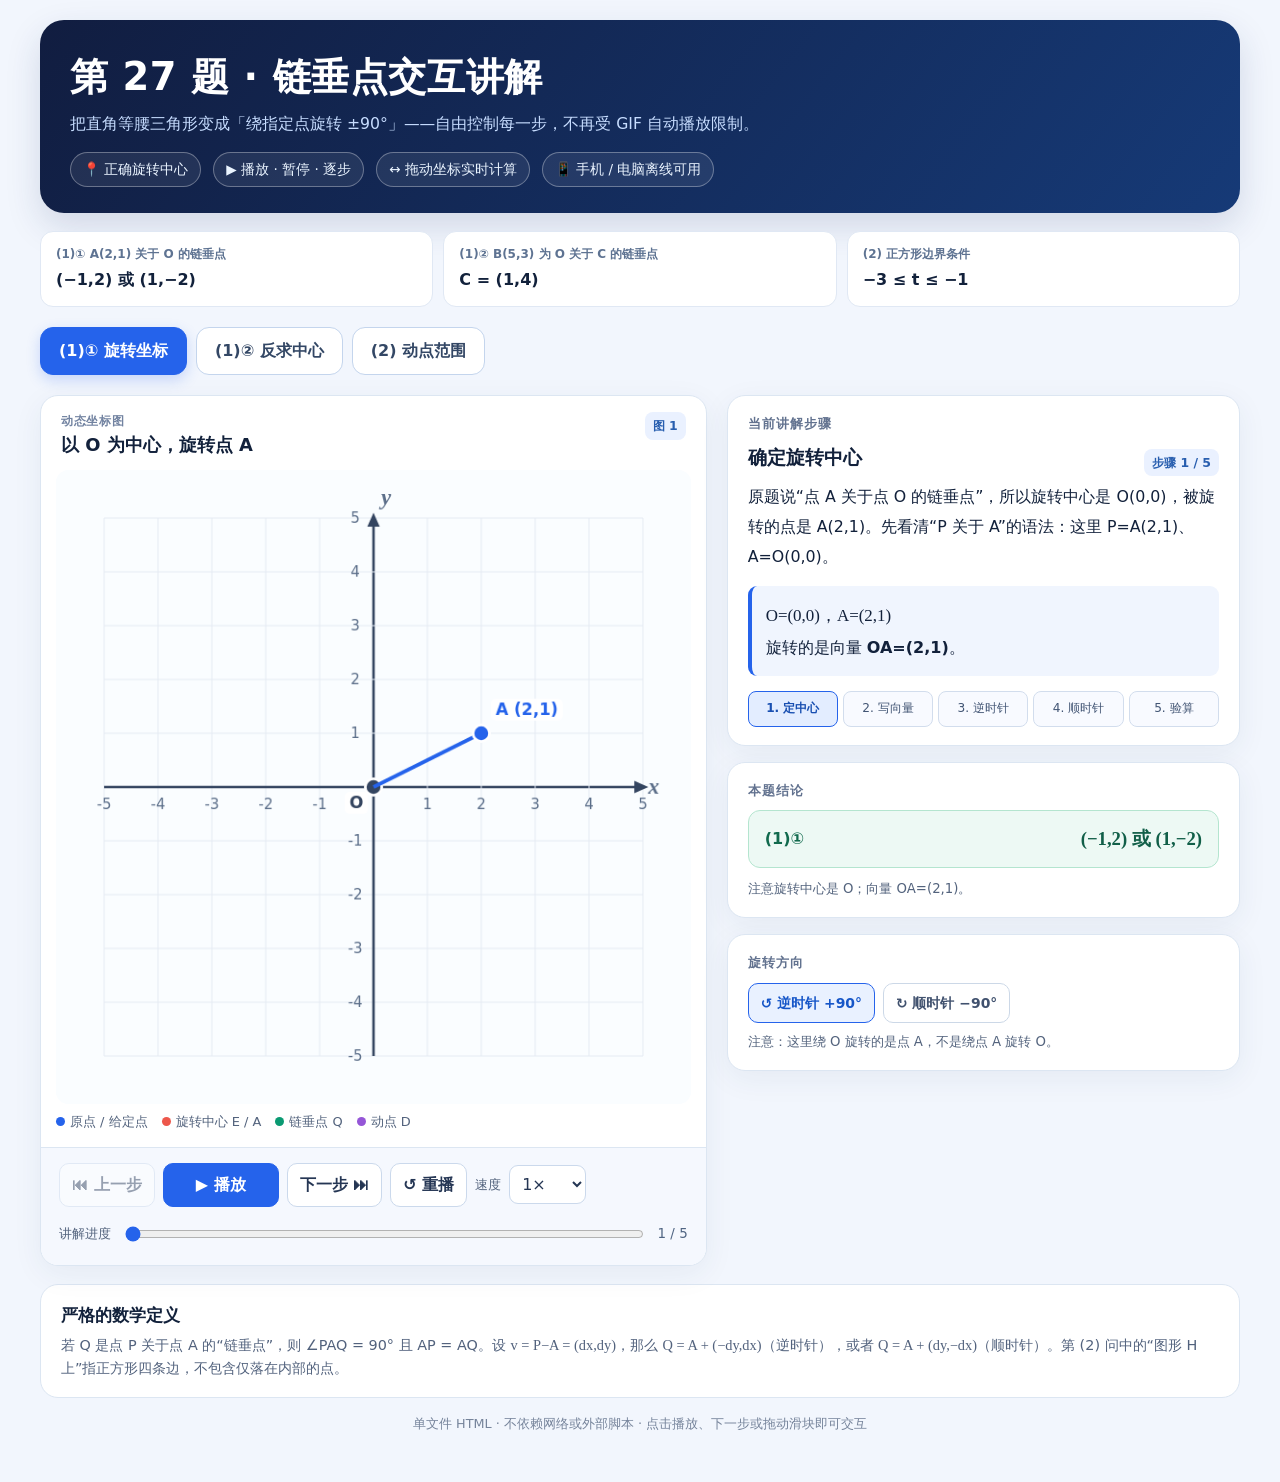
<file: q27-原题/链垂点_交互教学.html>
<!doctype html>
<html lang="zh-CN">
<head>
<meta charset="utf-8">
<meta name="viewport" content="width=device-width, initial-scale=1, viewport-fit=cover">
<meta name="theme-color" content="#101b3a">
<title>链垂点｜第27题交互式数学动画</title>
<style>
:root {
    --bg: #f2f6fd;
    --surface: #fff;
    --ink: #12213b;
    --muted: #53637d;
    --border: #dce6f2;
    --blue: #2563eb;
    --sky: #dbeafe;
    --green: #12815f;
    --red: #e64d3d;
    --purple: #7b45ce;
    --gold: #d48b11;
    --radius: 18px
}

* {
    box-sizing: border-box
}

html {
    scroll-behavior: smooth
}

body {
    margin: 0;
    background: var(--bg);
    color: var(--ink);
    font: 16px/1.6 system-ui, -apple-system, BlinkMacSystemFont, "PingFang SC", "Microsoft YaHei", sans-serif
}

button,
input,
select {
    font: inherit
}

button {
    cursor: pointer
}

button:focus-visible,
input:focus-visible {
    outline: 3px solid #8fb6ff;
    outline-offset: 2px
}

.page {
    max-width: 1240px;
    margin: auto;
    padding: 20px 20px 48px
}

header {
    background: linear-gradient(128deg, #111d40, #163a77);
    color: white;
    border-radius: 24px;
    padding: 26px 30px;
    box-shadow: 0 14px 35px #1b326226
}

header h1 {
    font-size: clamp(1.65rem, 3vw, 2.5rem);
    margin: 0 0 4px;
    letter-spacing: .015em
}

header p {
    color: #c7ddff;
    margin: 0;
    font-size: .98rem
}

.intro {
    display: flex;
    gap: 12px;
    flex-wrap: wrap;
    margin-top: 15px
}

.pill {
    border: 1px solid #ffffff52;
    background: #ffffff13;
    color: #eaf4ff;
    border-radius: 30px;
    padding: 6px 12px;
    font-size: .85rem
}

.tabs {
    display: flex;
    gap: 9px;
    flex-wrap: wrap;
    margin: 20px 0
}

.tab {
    border: 1px solid #c4d5ed;
    background: white;
    color: #334765;
    border-radius: 13px;
    padding: 10px 18px;
    font-weight: 750
}

.tab[aria-selected=true] {
    background: var(--blue);
    color: white;
    border-color: var(--blue);
    box-shadow: 0 5px 14px #2563eb37
}

.layout {
    display: grid;
    grid-template-columns: minmax(0, 1.13fr) minmax(320px, .87fr);
    gap: 20px;
    align-items: start
}

.panel {
    background: var(--surface);
    border: 1px solid var(--border);
    border-radius: var(--radius);
    box-shadow: 0 8px 30px #263c6110;
    overflow: hidden
}

.panel-title {
    padding: 16px 20px 10px;
    display: flex;
    align-items: start;
    justify-content: space-between;
    gap: 10px
}

.panel-title h2 {
    margin: 0;
    font-size: 1.12rem
}

.eyebrow {
    font-size: .76rem;
    color: #7283a1;
    font-weight: 700;
    letter-spacing: .06em
}

.diagram-area {
    padding: 0 15px 14px
}

canvas {
    display: block;
    width: 100%;
    height: auto;
    aspect-ratio: 1;
    border-radius: 13px;
    background: #fafdff;
    touch-action: pan-y
}

.legend {
    display: flex;
    flex-wrap: wrap;
    gap: 7px 14px;
    align-items: center;
    margin-top: 8px;
    color: var(--muted);
    font-size: .81rem
}

.key {
    display: inline-block;
    width: 9px;
    height: 9px;
    border-radius: 50%;
    margin-right: 5px
}

.playbox {
    background: #f5f8fe;
    border-top: 1px solid var(--border);
    padding: 15px 18px 17px
}

.controls {
    display: flex;
    flex-wrap: wrap;
    align-items: center;
    gap: 8px
}

.action {
    border: 1px solid #cbd9ec;
    background: white;
    border-radius: 10px;
    padding: 8px 12px;
    font-weight: 650;
    color: #253654
}

.action.main {
    background: var(--blue);
    border-color: var(--blue);
    color: white;
    min-width: 116px
}

.action:disabled {
    opacity: .45;
    cursor: not-allowed
}

.time-row {
    display: flex;
    align-items: center;
    gap: 12px;
    margin-top: 13px
}

.time-row input {
    flex: 1;
    min-width: 0
}

.time-row label {
    font-size: .82rem;
    color: var(--muted);
    white-space: nowrap
}

input[type=range] {
    accent-color: var(--blue);
    cursor: pointer;
    height: 24px
}

.step-count {
    font-variant-numeric: tabular-nums;
    white-space: nowrap;
    color: #506583;
    font-size: .84rem
}

.right-col {
    display: flex;
    flex-direction: column;
    gap: 16px
}

.section-pad {
    padding: 18px 20px
}

.subhead {
    font-size: .8rem;
    color: #62728f;
    text-transform: uppercase;
    font-weight: 800;
    letter-spacing: .08em;
    margin: 0 0 9px
}

.step-header {
    display: flex;
    justify-content: space-between;
    gap: 10px;
    align-items: center
}

.step-header h2 {
    font-size: 1.2rem;
    margin: 0 0 8px
}

.number {
    font-size: .78rem;
    background: #eaf1ff;
    border-radius: 8px;
    padding: 4px 8px;
    color: #285eaf;
    font-weight: 750;
    white-space: nowrap
}

.explanation {
    font-size: .99rem;
    line-height: 1.9;
    margin: 0 0 14px;
    min-height: 82px
}

.equations {
    background: #f0f5fe;
    border-left: 4px solid var(--blue);
    border-radius: 9px;
    padding: 13px 14px;
    font-size: 1rem;
    line-height: 1.95;
    overflow-wrap: anywhere
}

.eqline {
    font-family: "Cambria Math", "STIX Two Math", "Times New Roman", serif;
    font-size: 1.06rem
}

.steps {
    display: grid;
    grid-template-columns: repeat(5, minmax(0, 1fr));
    gap: 5px;
    margin-top: 15px
}

.step-chip {
    border: 1px solid #d2dded;
    background: #f8faff;
    border-radius: 8px;
    padding: 7px 4px;
    font-size: .76rem;
    color: #425574
}

.step-chip.active {
    background: #e3edff;
    border-color: var(--blue);
    color: #184fb1;
    font-weight: 800
}

.step-chip.done {
    background: #eaf9f1;
    border-color: #a9dfc6;
    color: #1c8060
}

.answer {
    padding: 13px 16px;
    background: #edf9f4;
    border: 1px solid #b4e5cf;
    border-radius: 12px;
    display: flex;
    flex-wrap: wrap;
    align-items: center;
    justify-content: space-between;
    gap: 8px
}

.answer strong {
    color: #116a4d
}

.answer .math {
    font-size: 1.17rem;
    font-weight: 800;
    color: #115f48
}

.explore {
    border-top: 1px solid var(--border)
}

.subtle {
    color: var(--muted);
    font-size: .83rem
}

.range-label {
    display: flex;
    justify-content: space-between;
    gap: 10px;
    align-items: center;
    margin-top: 14px;
    font-weight: 650
}

.range-label output {
    font-variant-numeric: tabular-nums;
    font-size: .95rem;
    color: var(--blue)
}

.fullslider {
    display: block;
    width: 100%;
    margin: 4px 0 2px
}

.mode-row {
    display: flex;
    gap: 8px;
    flex-wrap: wrap;
    margin: 12px 0
}

.choice {
    border: 1px solid #ccd8e7;
    border-radius: 10px;
    padding: 8px 12px;
    background: #fff;
    color: #40516e;
    font-weight: 650;
    font-size: .87rem
}

.choice.selected {
    border-color: #2563eb;
    background: #e9f1ff;
    color: #1656c8
}

.field {
    display: flex;
    gap: 10px;
    align-items: center;
    justify-content: space-between
}

.field select {
    border: 1px solid #c6d5ea;
    padding: 9px;
    border-radius: 9px;
    min-width: 148px;
    max-width: 60%;
    background: #fff;
    color: #223654
}

.statebox {
    padding: 12px 13px;
    margin-top: 12px;
    background: #f3f7fd;
    border-radius: 12px;
    line-height: 1.9;
    font-size: .91rem
}

.statebox strong {
    color: #1a325b
}

.status {
    display: inline-flex;
    border-radius: 10px;
    padding: 4px 11px;
    font-weight: 800;
    font-size: .82rem
}

.status.good {
    background: #ddf8e9;
    color: #117547
}

.status.bad {
    background: #ffe8e5;
    color: #b93426
}

.status.info {
    background: #e5efff;
    color: #2556b0
}

.notes {
    margin-top: 18px;
    padding: 17px 20px;
    border-radius: var(--radius);
    background: #fff;
    border: 1px solid var(--border)
}

.notes h2 {
    font-size: 1.05rem;
    margin: 0 0 5px
}

.notes p {
    margin: 0;
    font-size: .9rem;
    color: #52627d
}

.hidden {
    display: none !important
}

.math {
    font-family: "Cambria Math", "Times New Roman", serif
}

footer {
    padding-top: 16px;
    text-align: center;
    color: #76849b;
    font-size: .8rem
}

.facts {
    display: grid;
    grid-template-columns: repeat(3, 1fr);
    gap: 10px;
    margin: 18px 0
}

.fact {
    background: #fff;
    border: 1px solid #e0e8f4;
    padding: 13px 15px;
    border-radius: 13px
}

.fact b {
    display: block;
    font-size: .75rem;
    color: #5e7392;
    margin-bottom: 3px
}

.fact span {
    font-weight: 780
}

.iconDot {
    font-size: 12px
}

@media(max-width:900px) {
    .layout {
        grid-template-columns: 1fr
    }

    .page {
        padding: 12px 12px 32px
    }

    header {
        padding: 22px 20px;
        border-radius: 17px
    }

    .panel-title {
        padding: 14px 16px 8px
    }

    .diagram-area {
        padding: 0 9px 10px
    }

    .section-pad {
        padding: 16px
    }

    .facts {
        grid-template-columns: 1fr 1fr 1fr
    }

    .playbox {
        padding: 13px
    }
}

@media(max-width:480px) {
    .facts {
        grid-template-columns: 1fr;
        gap: 6px
    }

    .tab {
        flex: 1;
        padding: 9px 8px;
        font-size: .83rem
    }

    .controls {
        gap: 6px
    }

    .action {
        padding: 9px 10px
    }

    .step-chip {
        font-size: .66rem;
        padding: 8px 2px
    }

    .time-row {
        gap: 6px
    }

    .time-row label {
        font-size: .75rem
    }

    header p {
        font-size: .86rem
    }

    .intro {
        gap: 6px
    }

    .pill {
        font-size: .74rem
    }
}

@media(prefers-reduced-motion:reduce) {
    * {
        scroll-behavior: auto !important
    }
}

.dual-block{margin-top:12px;padding-top:10px;border-top:1px dashed #d5deeb}
.dual-block .mode-row{margin-top:8px}
.dual-block .choice{flex:1;min-width:140px;text-align:left;line-height:1.45;font-size:.84rem}
</style>
</head>
<body>
<main class="page">
<header>
<h1>第 27 题 · 链垂点交互讲解</h1>
<p>把直角等腰三角形变成「绕指定点旋转 ±90°」——自由控制每一步，不再受 GIF 自动播放限制。</p>
<div class="intro">
<span class="pill">📍 正确旋转中心</span>
<span class="pill">▶ 播放 · 暂停 · 逐步</span>
<span class="pill">↔ 拖动坐标实时计算</span>
<span class="pill">📱 手机 / 电脑离线可用</span>
</div>
</header>
<div class="facts">
<div class="fact">
<b>(1)① A(2,1) 关于 O 的链垂点</b>
<span>(−1,2) 或 (1,−2)</span>
</div>
<div class="fact">
<b>(1)② B(5,3) 为 O 关于 C 的链垂点</b>
<span>C = (1,4)</span>
</div>
<div class="fact">
<b>(2) 正方形边界条件</b>
<span>−3 ≤ t ≤ −1</span>
</div>
</div>
<div class="tabs" role="tablist" aria-label="选择题目">
<button id="tab0" class="tab" role="tab" aria-selected="true">(1)① 旋转坐标</button>
<button id="tab1" class="tab" role="tab" aria-selected="false">(1)② 反求中心</button>
<button id="tab2" class="tab" role="tab" aria-selected="false">(2) 动点范围</button>
</div>
<div class="layout">
<section class="panel" aria-label="动态坐标图和播放控制">
<div class="panel-title">
<div>
<div class="eyebrow">动态坐标图</div>
<h2 id="canvasTitle">以 O 为中心，旋转点 A</h2>
</div>
<span id="graphTag" class="number">图 1</span>
</div>
<div class="diagram-area">
<canvas id="graph" width="660" height="660" aria-label="交互坐标系，可用播放控制、步骤按钮、滑块和拖拽观察旋转与边界">您的浏览器需要支持 Canvas 才能显示坐标图。</canvas>
<div class="legend">
<span>
<i class="key" style="background:#2563eb">
</i>原点 / 给定点</span>
<span>
<i class="key" style="background:#ed574b">
</i>旋转中心 E / A</span>
<span>
<i class="key" style="background:#0a9a72">
</i>链垂点 Q</span>
<span>
<i class="key" style="background:#9556d7">
</i>动点 D</span>
</div>
</div>
<div class="playbox">
<div class="controls">
<button id="prev" class="action" title="上一步">⏮ 上一步</button>
<button id="play" class="action main">▶ 播放</button>
<button id="next" class="action" title="下一步">下一步 ⏭</button>
<button id="restart" class="action" title="从头开始">↺ 重播</button>
<label class="subtle" for="speed">速度</label>
<select id="speed" aria-label="播放速度" style="border-radius:9px;border:1px solid #cbd9ec;padding:8px;background:white;color:#253654">
<option value="0.5">0.5×</option>
<option value="1" selected>1×</option>
<option value="1.5">1.5×</option>
<option value="2">2×</option>
</select>
</div>
<div class="time-row">
<label for="time">讲解进度</label>
<input id="time" type="range" min="0" max="1000" value="0" aria-label="拖动动画时间轴">
<span id="stepCount" class="step-count">1 / 5</span>
</div>
</div>
</section>
<div class="right-col">
<section class="panel section-pad">
<div class="subhead">当前讲解步骤</div>
<div class="step-header">
<h2 id="stepTitle">确定旋转中心</h2>
<span id="stepBadge" class="number">步骤 1 / 5</span>
</div>
<p id="stepDesc" class="explanation">
</p>
<div id="stepFormula" class="equations">
</div>
<div id="stepChips" class="steps" aria-label="可直接跳转到指定讲解步骤">
</div>
</section>
<section class="panel section-pad">
<div class="subhead">本题结论</div>
<div class="answer">
<strong id="answerText">(1)①</strong>
<span id="answerValue" class="math">(−1,2), (1,−2)</span>
</div>
<p id="answerNote" class="subtle" style="margin:10px 0 0">
</p>
</section>
<section id="explore" class="panel explore hidden">
<div class="section-pad">
<div class="subhead">自由探索 / 实时验算</div>
<h2 style="margin:0 0 4px;font-size:1.15rem">拖动 E 和 D，观察 Q</h2>
<p class="subtle" style="margin:0">直接在坐标图中拖动紫色 D 或红色 E，也可以使用下方滑块。<br>蓝色正方形 H 为 −3 ≤ x,y ≤ 3；只有绿色点 Q <b>落在边界</b>时才满足题目。</p>
<label class="range-label" for="tRange">
<span>E = (0, t)，t &lt; 0</span>
<output id="tOutput">−3.00</output>
</label>
<input id="tRange" class="fullslider" type="range" min="-4" max="-0.1" step="0.05" value="-3" aria-label="拖动 t 的取值">
<div class="mode-row" role="group" aria-label="点 D 的位置模式">
<button id="autoMode" class="choice selected">✓ 自动找到合适的 D</button>
<button id="manualMode" class="choice">手动拖动 D</button>
</div>
<div id="manualFields" class="hidden">
<label class="range-label" for="sRange">
<span>D = (1+s, s)，0 ≤ s ≤ 1</span>
<output id="sOutput">0.00</output>
</label>
<input id="sRange" class="fullslider" type="range" min="0" max="1" step="0.01" value="0" aria-label="拖动线段 G 上的点 D">
<div class="field" style="margin-top:9px">
<label for="rotate">旋转方向</label>
<select id="rotate">
<option value="ccw">逆时针 +90°</option>
<option value="cw">顺时针 −90°</option>
</select>
</div>
</div>
<div class="statebox" aria-live="polite">
<div id="dynamicCoords">
</div>
<div id="dynamicFormula">
</div>
<div style="margin-top:6px" id="validity">
</div>
</div>
<div id="dualSolutions" class="dual-block hidden">
<p class="subtle" style="margin:0">t = −2 时有两组有效解，可切换查看：</p>
<div class="mode-row" role="group" aria-label="两组有效解">
<button id="sol0" class="choice" type="button" aria-pressed="false">解 1</button>
<button id="sol1" class="choice" type="button" aria-pressed="false">解 2</button>
</div>
</div>
<button id="snap" class="action" style="margin-top:11px">将 D 吸附到正确位置</button>
</div>
</section>
<section id="rotationChoice" class="panel section-pad">
<div class="subhead">旋转方向</div>
<div class="mode-row" style="margin:0">
<button id="ccw1" class="choice selected">↺ 逆时针 +90°</button>
<button id="cw1" class="choice">↻ 顺时针 −90°</button>
</div>
<p class="subtle" style="margin:8px 0 0">注意：这里绕 O 旋转的是点 A，不是绕点 A 旋转 O。</p>
</section>
</div>
</div>
<section class="notes">
<h2>严格的数学定义</h2>
<p>若 Q 是点 P 关于点 A 的“链垂点”，则 ∠PAQ = 90° 且 AP = AQ。设 <span class="math">v = P−A = (dx,dy)</span>，那么 <span class="math">Q = A + (−dy,dx)</span>（逆时针），或者 <span class="math">Q = A + (dy,−dx)</span>（顺时针）。第 (2) 问中的“图形 H 上”指正方形四条边，不包含仅落在内部的点。</p>
</section>
<footer>单文件 HTML · 不依赖网络或外部脚本 · 点击播放、下一步或拖动滑块即可交互</footer>
</main>

<script>
(() => {
  'use strict';
  const $ = id => document.getElementById(id);
  const ctx = $('graph').getContext('2d');
  const S = 56,
    C = 330,
    W = 660;
  const colors = {
    axis: '#344560',
    grid: '#e5ebf3',
    sub: '#f5f8fd',
    blue: '#2563eb',
    red: '#e64d3d',
    green: '#0b9870',
    purple: '#9154d2',
    amber: '#cb8c19',
    gray: '#9aa7bb'
  };
  const stepData = [
    [{
      title: '确定旋转中心',
      description: '原题说“点 A 关于点 O 的链垂点”，所以旋转中心是 O(0,0)，被旋转的点是 A(2,1)。先看清“P 关于 A”的语法：这里 P=A(2,1)、A=O(0,0)。',
      formula: '<div class="eqline">O=(0,0)，A=(2,1)</div><div>旋转的是向量 <b>OA=(2,1)</b>。</div>',
      short: '定中心'
    }, {
      title: '计算向量 OA',
      description: '由原点 O 指向 A 的向量是 (2,1)。围绕原点旋转 90°，长度保持不变、夹角成为直角。',
      formula: '<div class="eqline">\u2192OA = (2,1)</div><div>逆时针：(x,y) → (−y,x)</div><div>顺时针：(x,y) → (y,−x)</div>',
      short: '写向量'
    }, {
      title: '逆时针旋转 90°',
      description: '把 OA=(2,1) 逆时针旋转 90°，得到 (−1,2)，因此第一个链垂点是 Q₁=(−1,2)。',
      formula: '<div class="eqline">(2,1) → (−1,2)</div><div class="eqline"><b>Q₁=(−1,2)</b></div>',
      short: '逆时针'
    }, {
      title: '顺时针旋转 90°',
      description: '把 OA=(2,1) 顺时针旋转 90°，得到 (1,−2)，因此第二个链垂点是 Q₂=(1,−2)。',
      formula: '<div class="eqline">(2,1) → (1,−2)</div><div class="eqline"><b>Q₂=(1,−2)</b></div>',
      short: '顺时针'
    }, {
      title: '核对两组答案',
      description: '两种结果都与原点等距（√5），并且 OA 与 OQ 的点积为 0，夹角均为 90°。这才是原题第 (1)① 问的结果。',
      formula: '<div class="eqline">Q=(−1,2) 或 (1,−2)</div><div>要点：本题旋转中心是 O，而不是 A。</div>',
      short: '验算'
    }],
    [{
      title: '先找出旋转中心 C',
      description: '“B 是 O 关于 C 的链垂点”意味着 ∠OCB=90°，且 CO=CB。所以 △OCB 是以 OB 为斜边的直角等腰三角形。',
      formula: '<div class="eqline">O=(0,0), B=(5,3)</div><div class="eqline">CO=CB，∠OCB=90°</div>',
      short: '读题意'
    }, {
      title: '计算斜边中点 M',
      description: '直角等腰三角形中，直角顶点 C 在斜边 OB 的中垂线上。先计算 OB 的中点 M。',
      formula: '<div class="eqline">M=((0+5)/2,(0+3)/2)</div><div class="eqline"><b>M=(2.5,1.5)</b></div>',
      short: '取中点'
    }, {
      title: '生成两个候选中心',
      description: '将半个向量 OB=(2.5,1.5) 旋转 90° 得到 (−1.5,2.5) 和 (1.5,−2.5)。把它们加到 M 上，即得两个可能的 C。',
      formula: '<div class="eqline">C=M ± (−1.5,2.5)</div><div class="eqline">C₁=(1,4), C₂=(4,−1)</div>',
      short: '求两点'
    }, {
      title: '根据 y>0 排除一个点',
      description: '题目特意说明“C 位于 x 轴上方”。因此 C₂=(4,−1) 不合题意，只保留 C₁=(1,4)。',
      formula: '<div class="eqline">C₁=(1,4)，y=4>0 ✓</div><div class="eqline">C₂=(4,−1)，y=−1<0 ✗</div>',
      short: '筛条件'
    }, {
      title: '核对 C 的等腰直角条件',
      description: '当 C=(1,4) 时，向量 CO=(−1,−4)，CB=(4,−1)。二者长度均为 √17，点积 −4+4=0，所以答案成立。',
      formula: '<div class="eqline">(−1,−4)·(4,−1)=0</div><div class="eqline">|CO|=|CB|=√17</div><div class="eqline"><b>C=(1,4)</b></div>',
      short: '验算'
    }],
    [{
      title: '把线段 G 参数化',
      description: '图形 G 的端点是 (1,0) 和 (2,1)，故任何动点 D 都可写成 (1+s,s)，其中 0≤s≤1。正方形 H 的坐标范围是 −3≤x,y≤3。',
      formula: '<div class="eqline">D=(1+s,s)，0≤s≤1</div><div class="eqline">E=(0,t)，t<0</div>',
      short: '设参数'
    }, {
      title: '写出两种链垂点坐标',
      description: '以 E 为旋转中心，向量 ED=(1+s,s−t)。逆时针和顺时针分别求出 Q 的坐标。记住，所有坐标都要加回旋转中心 E。',
      formula: '<div class="eqline">Q₊=(t−s, 1+s+t)</div><div class="eqline">Q₋=(s−t, t−1−s)</div>',
      short: '算坐标'
    }, {
      title: '逆时针 Q₊ 落在左边界',
      description: '如果 Q₊ 在正方形左边 x=−3，则 t−s=−3，因此 s=t+3。结合 0≤s≤1，得到 −3≤t≤−2。此时 Q₊ 的纵坐标在 [−2,0]，确实位于左边。',
      formula: '<div class="eqline">t−s=−3 ⇒ s=t+3</div><div class="eqline">0≤t+3≤1 ⇒ <b>−3≤t≤−2</b></div><div class="eqline">Q₊=(−3,2t+4)</div>',
      short: '左边界'
    }, {
      title: '顺时针 Q₋ 落在下边界',
      description: '如果 Q₋ 在正方形下边 y=−3，则 t−1−s=−3，因此 s=t+2。结合 0≤s≤1，得到 −2≤t≤−1。此时 Q₋=(2,−3)，确实位于下边。',
      formula: '<div class="eqline">t−1−s=−3 ⇒ s=t+2</div><div class="eqline">0≤t+2≤1 ⇒ <b>−2≤t≤−1</b></div><div class="eqline">Q₋=(2,−3)</div>',
      short: '下边界'
    }, {
      title: '合并区间，排除其余边',
      description: '把两种旋转与正方形四条边共 8 种情况全部检查：只有「逆时针落在左边界」和「顺时针落在下边界」能同时满足 t<0、0≤s≤1，以及另一坐标落在 [−3,3]。两段在 t=−2 处衔接，此时有两组不同的 (D,Q)，端点都包含，所以 t ∈ [−3,−1]。',
      formula: '<div class="eqline">[−3,−2] ∪ [−2,−1]  ⇒  <b>t ∈ [−3,−1]</b></div><div class="eqline">t=−2：逆时针 D=(2,1), Q=(−3,0)；顺时针 D=(1,0), Q=(2,−3)</div><div>其余 6 种情况均无解：Q₊ 落在 x=3 或 y=3 时会得到 t>0；Q₊ 落在 y=−3 时横坐标 2t+4∈[−6,−4]，不在边上；Q₋ 落在 x=−3 或 y=3 时同样 t>0；Q₋ 落在 x=3 时纵坐标恒为 −4，不在边上。</div>',
      short: '合并'
    }]
  ];
  // Important: Part (1)① source text uses “点 A 关于点 O”, so rotation is about O.
  const st = {
    tab: 0,
    progress: 0,
    playing: false,
    speed: 1,
    last: 0,
    t: -3,
    s: 0,
    manual: false,
    exploring: false,
    rot: 'ccw',
    rot1: 'ccw',
    solIndex: 0
  };
  const fmt = n => {
    if (Math.abs(n) < 1e-8) n = 0;
    return (Math.round(n * 100) / 100).toFixed(2).replace(/\.00$/, '').replace(/(\.\d)0$/, '$1').replace(/^-/, '−')
  };
  const coord = (x, y) => `(${fmt(x)}, ${fmt(y)})`;
  const xy = (x, y) => [C + x * S, C - y * S];

  function stroke(a, b, color = '#334861', width = 2, dash = []) {
    const [x1, y1] = xy(a[0], a[1]), [x2, y2] = xy(b[0], b[1]);
    ctx.save();
    ctx.strokeStyle = color;
    ctx.lineWidth = width;
    ctx.setLineDash(dash);
    ctx.beginPath();
    ctx.moveTo(x1, y1);
    ctx.lineTo(x2, y2);
    ctx.stroke();
    ctx.restore()
  }

  function poly(coords, color, width = 2, dash = []) {
    if (coords.length < 2) return;
    ctx.save();
    ctx.beginPath();
    ctx.strokeStyle = color;
    ctx.lineWidth = width;
    ctx.setLineDash(dash);
    coords.forEach((p, i) => {
      const [x, y] = xy(p[0], p[1]);
      if (i === 0) ctx.moveTo(x, y);
      else ctx.lineTo(x, y)
    });
    ctx.stroke();
    ctx.restore()
  }

  function marker(x, y, color, label, dx = 14, dy = -17, ghost = false) {
    const [px, py] = xy(x, y);
    ctx.save();
    ctx.globalAlpha = ghost ? .43 : 1;
    ctx.fillStyle = '#fff';
    ctx.beginPath();
    ctx.arc(px, py, 10, 0, Math.PI * 2);
    ctx.fill();
    ctx.fillStyle = color;
    ctx.beginPath();
    ctx.arc(px, py, 7.2, 0, Math.PI * 2);
    ctx.fill();
    ctx.globalAlpha = 1;
    if (label) {
      ctx.font = 'bold 17px system-ui, sans-serif';
      let w = ctx.measureText(label).width;
      let lx = px + dx,
        ly = py + dy;
      ctx.fillStyle = 'rgba(255,255,255,.94)';
      ctx.beginPath();
      ctx.roundRect(lx - 5, ly - 16, w + 10, 23, 5);
      ctx.fill();
      ctx.fillStyle = ghost ? '#8593a9' : color;
      ctx.fillText(label, lx, ly + 1)
    }
    ctx.restore()
  }

  function rightAngle(center, p, q, color = '#f97316') {
    let a = [p[0] - center[0], p[1] - center[1]],
      b = [q[0] - center[0], q[1] - center[1]],
      an = Math.hypot(...a),
      bn = Math.hypot(...b);
    if (an < 1e-6 || bn < 1e-6) return;
    a = a.map(v => v / an * .24);
    b = b.map(v => v / bn * .24);
    poly([
      [center[0] + a[0], center[1] + a[1]],
      [center[0] + a[0] + b[0], center[1] + a[1] + b[1]],
      [center[0] + b[0], center[1] + b[1]]
    ], color, 2.8)
  }

  function drawGrid() {
    ctx.clearRect(0, 0, W, W);
    ctx.fillStyle = '#fafdff';
    ctx.fillRect(0, 0, W, W);
    for (let n = -5; n <= 5; n++) {
      stroke([n, -5], [n, 5], n === 0 ? colors.axis : colors.grid, n === 0 ? 2.6 : 1);
      stroke([-5, n], [5, n], n === 0 ? colors.axis : colors.grid, n === 0 ? 2.6 : 1)
    }
    ctx.fillStyle = colors.axis;
    ctx.beginPath();
    ctx.moveTo(...xy(5.1, 0));
    ctx.lineTo(...xy(4.84, .115));
    ctx.lineTo(...xy(4.84, -.115));
    ctx.fill();
    ctx.beginPath();
    ctx.moveTo(...xy(0, 5.1));
    ctx.lineTo(...xy(-.115, 4.84));
    ctx.lineTo(...xy(.115, 4.84));
    ctx.fill();
    ctx.font = '15px system-ui';
    ctx.fillStyle = '#5b6e89';
    ctx.textAlign = 'center';
    for (let n = -5; n <= 5; n++) {
      if (n !== 0) {
        const [x, y] = xy(n, 0);
        ctx.fillText(n, x, y + 23);
        const [x2, y2] = xy(0, n);
        ctx.fillText(n, x2 - 19, y2 + 5)
      }
    }
    ctx.font = 'italic bold 23px Georgia,serif';
    const [ax, ay] = xy(5.2, 0), [bx, by] = xy(0, 5.25);
    ctx.fillText('x', ax, ay + 7);
    ctx.fillText('y', bx + 13, by);
    ctx.textAlign = 'left';
    marker(0, 0, '#344560', 'O', -25, 21)
  }

  function arc(center, v, clockwise) {
    const [cx, cy] = xy(...center), a = -Math.atan2(v[1], v[0]);
    ctx.save();
    ctx.strokeStyle = colors.amber;
    ctx.lineWidth = 4;
    ctx.beginPath();
    ctx.arc(cx, cy, 38, a, a + (clockwise ? Math.PI / 2 : -Math.PI / 2), !clockwise);
    ctx.stroke();
    ctx.restore()
  }

  function drawP1() {
    const k = stage(),
      A = [2, 1],
      O = [0, 0],
      Qplus = [-1, 2],
      Qminus = [1, -2];
    stroke(O, A, colors.blue, 4);
    marker(...A, colors.blue, 'A (2,1)', 15, -20);
    if (k === 0) {
      return
    }
    if (k === 1) {
      return
    }
    if (k === 2 || k >= 4) {
      stroke(O, Qplus, colors.green, 4);
      rightAngle(O, A, Qplus);
      marker(...Qplus, colors.green, 'Q₁ (−1,2)', -104, -16);
      arc(O, A, false)
    }
    if (k === 3 || k >= 4) {
      stroke(O, Qminus, colors.purple, 4);
      rightAngle(O, A, Qminus);
      marker(...Qminus, colors.purple, 'Q₂ (1,−2)', 15, 17);
      arc(O, A, true)
    }
    if (k === 4) {
      ctx.fillStyle = '#135f4b';
      ctx.font = 'bold 19px system-ui';
      ctx.fillText('✓ 两个点都满足直角和等长', 53, 51)
    }
  }

  function drawP2() {
    const k = stage(),
      O = [0, 0],
      B = [5, 3],
      M = [2.5, 1.5],
      C1 = [1, 4],
      C2 = [4, -1];
    stroke(O, B, colors.blue, 4);
    marker(...B, colors.blue, 'B (5,3)', -95, -18);
    if (k >= 1) {
      marker(...M, colors.amber, 'M (2.5,1.5)', -135, -18)
    }
    if (k >= 2) {
      stroke(O, C1, colors.green, 3);
      stroke(C1, B, colors.green, 3);
      stroke(O, C2, colors.purple, 2, [8, 5]);
      stroke(C2, B, colors.purple, 2, [8, 5]);
      marker(...C1, colors.green, 'C₁ (1,4)', -70, -20);
      marker(...C2, colors.purple, 'C₂ (4,−1)', -121, 24, true);
      rightAngle(C1, O, B);
      rightAngle(C2, O, B, colors.gray)
    }
    if (k >= 3) {
      ctx.save();
      ctx.fillStyle = '#fef3c7';
      ctx.strokeStyle = '#e2ab42';
      ctx.lineWidth = 2;
      ctx.beginPath();
      ctx.roundRect(57, 53, 204, 38, 9);
      ctx.fill();
      ctx.stroke();
      ctx.fillStyle = '#946210';
      ctx.font = 'bold 18px system-ui';
      ctx.fillText('C 必须在 x 轴上方', 69, 78);
      ctx.restore()
    }
    if (k === 4) {
      ctx.fillStyle = colors.green;
      ctx.font = 'bold 20px system-ui';
      ctx.fillText('✓ C=(1,4)', 56, 111)
    }
  }

  function candidates(t, s) {
    return {
      ccw: [t - s, 1 + s + t],
      cw: [s - t, t - 1 - s]
    }
  }

  function onBoundary(p) {
    return p[0] >= -3 - 1e-7 && p[0] <= 3 + 1e-7 && p[1] >= -3 - 1e-7 && p[1] <= 3 + 1e-7 && (Math.abs(Math.abs(p[0]) - 3) < 1e-7 || Math.abs(Math.abs(p[1]) - 3) < 1e-7)
  }

  function allSolutions(t) {
    const tol = 1e-7,
      sols = [];
    // Counterclockwise Q₊ on the left side x = −3: s = t + 3.
    let s = t + 3;
    if (s >= -tol && s <= 1 + tol) {
      s = Math.max(0, Math.min(1, s));
      const q = candidates(t, s).ccw;
      if (onBoundary(q)) sols.push({
        s,
        rot: 'ccw',
        D: [1 + s, s],
        Q: q
      })
    }
    // Clockwise Q₋ on the bottom side y = −3: s = t + 2.
    s = t + 2;
    if (s >= -tol && s <= 1 + tol) {
      s = Math.max(0, Math.min(1, s));
      const q = candidates(t, s).cw;
      if (onBoundary(q)) sols.push({
        s,
        rot: 'cw',
        D: [1 + s, s],
        Q: q
      })
    }
    return sols
  }

  function matching(t) {
    const sols = allSolutions(t);
    if (sols.length) {
      const pick = sols[Math.min(st.solIndex || 0, sols.length - 1)];
      return {
        possible: true,
        s: pick.s,
        rot: pick.rot,
        sols
      }
    }
    return {
      possible: false,
      s: t < -3 ? 0 : 1,
      rot: t < -3 ? 'ccw' : 'cw',
      sols
    }
  }

  function effective() {
    const m = matching(st.t);
    return {
      s: st.manual ? st.s : m.s,
      rot: st.manual ? st.rot : m.rot,
      possible: m.possible,
      sols: m.sols
    }
  }

  function syncSolIndex() {
    const n = allSolutions(st.t).length;
    if (n < 2) st.solIndex = 0;
    else st.solIndex = Math.min(st.solIndex || 0, n - 1)
  }

  function canvasBanner(text, y, color, bg) {
    ctx.save();
    ctx.font = 'bold 17px system-ui, sans-serif';
    const w = ctx.measureText(text).width;
    ctx.fillStyle = bg;
    ctx.beginPath();
    ctx.roundRect(16, y - 18, w + 18, 26, 8);
    ctx.fill();
    ctx.fillStyle = color;
    ctx.fillText(text, 25, y);
    ctx.restore()
  }

  function drawP3() {
    const k = stage();
    ctx.save();
    let [x, y] = xy(-3, 3);
    ctx.fillStyle = 'rgba(56,154,240,.09)';
    ctx.fillRect(x, y, 6 * S, 6 * S);
    ctx.strokeStyle = '#3972ee';
    ctx.lineWidth = 4;
    ctx.strokeRect(x, y, 6 * S, 6 * S);
    ctx.restore();
    ctx.fillStyle = '#2056b0';
    ctx.font = 'bold 21px system-ui';
    ctx.fillText('H', ...xy(-2.78, 2.5));
    stroke([1, 0], [2, 1], colors.blue, 5);
    // Keep the G label off the segment so it does not collide with D at (2,1).
    ctx.fillStyle = colors.amber;
    ctx.font = 'bold 16px system-ui';
    ctx.fillText('G', ...xy(1.12, 0.82));
    const t = st.t,
      eff = effective(),
      s = eff.s,
      D = [1 + s, s],
      E = [0, t],
      qq = candidates(t, s),
      q = qq[eff.rot],
      other = qq[eff.rot === 'cw' ? 'ccw' : 'cw'];
    const dual = !st.manual && eff.sols && eff.sols.length === 2;
    const alt = dual ? eff.sols[st.solIndex === 0 ? 1 : 0] : null;
    const nearPt = (p, q) => Math.hypot(p[0] - q[0], p[1] - q[1]) < .35;
    const occupied = [D];
    if (alt) occupied.push(alt.D);
    if (!occupied.some(p => nearPt(p, [1, 0]))) marker(1, 0, colors.blue, '(1,0)', -80, 24, true);
    if (!occupied.some(p => nearPt(p, [2, 1]))) marker(2, 1, colors.blue, '(2,1)', 16, -10, true);
    stroke(E, D, colors.purple, 3.7);
    if (dual) {
      stroke(E, alt.D, colors.amber, 2.6, [7, 5]);
      stroke(E, alt.Q, colors.amber, 2.8, [7, 5]);
      rightAngle(E, alt.D, alt.Q, colors.amber);
      marker(...alt.D, colors.amber, `另一组 D ${coord(...alt.D)}`, alt.D[0] >= 1.5 ? 14 : -128, alt.D[1] >= .8 ? -19 : 28, true);
      marker(...alt.Q, colors.amber, `另一组 Q ${coord(...alt.Q)}`, alt.Q[0] < -1 ? 15 : 14, alt.Q[1] <= -2 ? 27 : -17, true)
    } else {
      stroke(E, other, colors.gray, 2, [6, 6]);
      marker(...other, colors.gray, '另一方向', other[0] < 0 ? -78 : 12, other[1] >= -0.2 ? -17 : 25, true)
    }
    stroke(E, q, colors.green, 4.4);
    rightAngle(E, D, q);
    marker(...D, colors.purple, `D ${coord(...D)}`, 14, D[1] >= .75 ? -19 : 24);
    marker(...E, colors.red, `E (0,${fmt(t)})`, 13, 27);
    marker(...q, colors.green, `Q ${coord(...q)}`, q[0] < -1 ? 15 : 14, q[1] <= -2 ? 27 : -17);
    let bannerY = 628;
    if (k >= 2 || st.exploring) {
      const ok = onBoundary(q);
      canvasBanner(ok ? '✓ Q 在边界上' : 'Q 未落在边界', bannerY, ok ? '#145d48' : '#8a3b1f', ok ? 'rgba(221,248,233,.92)' : 'rgba(255,243,232,.92)');
      bannerY -= 32
    }
    if (dual) {
      canvasBanner('两组有效解（金色为另一组）', bannerY, '#946210', 'rgba(254,243,199,.95)')
    } else if (k === 4) {
      canvasBanner('t ∈ [−3, −1]', bannerY, '#1d5db0', 'rgba(229,239,255,.95)')
    }
  }

  function draw() {
    drawGrid();
    if (st.tab === 0) drawP1();
    if (st.tab === 1) drawP2();
    if (st.tab === 2) drawP3()
  }

  function stage() {
    return Math.min(4, Math.floor(Math.min(st.progress, .999999) * 5))
  }

  function syncTimelineToT() {
    let p = st.progress;
    if (p < .4) st.t = -3;
    else if (p < .6) st.t = -3 + (p - .4) / .2;
    else if (p < .8) st.t = -2 + (p - .6) / .2;
    else st.t = -1;
    st.t = Math.max(-3, Math.min(-1, st.t));
    st.manual = false;
    syncSolIndex()
  }

  function update() {
    const k = stage(),
      data = stepData[st.tab][k];
    $('canvasTitle').textContent = ['以 O 为中心，旋转点 A', '反求旋转中心 C', '让 Q 恰好落在正方形边界上'][st.tab];
    $('graphTag').textContent = st.tab === 2 ? '图 2' : '图 1';
    $('stepTitle').textContent = data.title;
    $('stepDesc').textContent = data.description;
    $('stepFormula').innerHTML = data.formula;
    $('stepBadge').textContent = `步骤 ${k+1} / 5`;
    $('stepCount').textContent = `${k+1} / 5`;
    $('time').value = Math.round(st.progress * 1000);
    $('play').textContent = st.playing ? '❚❚ 暂停' : '▶ 播放';
    $('prev').disabled = k === 0;
    $('next').disabled = k === 4;
    for (let i = 0; i < 3; i++) {
      $('tab' + i).setAttribute('aria-selected', i === st.tab ? 'true' : 'false')
    }
    let chips = $('stepChips');
    chips.innerHTML = '';
    for (let i = 0; i < 5; i++) {
      const b = document.createElement('button');
      b.className = 'step-chip ' + (i === k ? 'active' : i < k ? 'done' : '');
      b.textContent = `${i+1}. ${stepData[st.tab][i].short}`;
      b.setAttribute('aria-label', `跳转步骤 ${i+1}: ${stepData[st.tab][i].title}`);
      b.addEventListener('click', () => gotoStep(i));
      chips.appendChild(b)
    }
    $('graph').style.touchAction = st.tab === 2 ? 'none' : 'pan-y';
    $('graph').style.cursor = st.tab === 2 ? 'crosshair' : 'default';
    $('explore').classList.toggle('hidden', st.tab !== 2);
    $('rotationChoice').classList.toggle('hidden', st.tab !== 0);
    $('ccw1').classList.toggle('selected', st.rot1 === 'ccw');
    $('cw1').classList.toggle('selected', st.rot1 === 'cw');
    const answers = [
      ['(1)①', '(−1,2) 或 (1,−2)', '注意旋转中心是 O；向量 OA=(2,1)。'],
      ['(1)②', 'C=(1,4)', '另一候选 C=(4,−1) 在 x 轴下方，已排除。'],
      ['(2)', '−3 ≤ t ≤ −1', '左边界 −3≤t≤−2，或下边界 −2≤t≤−1。']
    ];
    $('answerText').textContent = answers[st.tab][0];
    $('answerValue').textContent = answers[st.tab][1];
    $('answerNote').textContent = answers[st.tab][2];
    if (st.tab === 2) {
      $('tOutput').textContent = fmt(st.t);
      $('tRange').value = st.t;
      $('sOutput').textContent = fmt(st.s);
      $('sRange').value = st.s;
      $('manualFields').classList.toggle('hidden', !st.manual);
      $('autoMode').classList.toggle('selected', !st.manual);
      $('manualMode').classList.toggle('selected', st.manual);
      $('rotate').value = st.rot;
      const e = effective(),
        d = [1 + e.s, e.s],
        q = candidates(st.t, e.s)[e.rot],
        valid = onBoundary(q);
      $('dynamicCoords').innerHTML = `<strong>E</strong> = (0, ${fmt(st.t)})　<strong>D</strong> = ${coord(...d)}<div><strong>Q</strong> = ${coord(...q)}　（${e.rot==='ccw'?'逆时针 +90°':'顺时针 −90°'}）</div>`;
      $('dynamicFormula').innerHTML = `<strong>参数</strong> s = ${fmt(e.s)}； <strong>边界</strong> x = ±3 或 y = ±3`;
      let statusText = '',
        statusClass = '';
      if (valid) {
        statusText = '✓ 当前 Q 恰好在 H 的边界上';
        statusClass = 'good'
      } else if (!st.manual && !e.possible) {
        statusText = '✕ 这个 t 无解：不存在合适的 D';
        statusClass = 'bad'
      } else {
        statusText = '当前 Q 不在边界上；可调整 D 或旋转方向';
        statusClass = 'info'
      }
      const dualBox = $('dualSolutions');
      if (dualBox) {
        const showDual = !st.manual && e.sols && e.sols.length === 2;
        dualBox.classList.toggle('hidden', !showDual);
        if (showDual) {
          e.sols.forEach((sol, i) => {
            const btn = $('sol' + i);
            if (!btn) return;
            const rotName = sol.rot === 'ccw' ? '逆时针 +90°' : '顺时针 −90°';
            btn.textContent = `解 ${i+1}：${rotName}  D=${coord(...sol.D)}  →  Q=${coord(...sol.Q)}`;
            btn.classList.toggle('selected', st.solIndex === i);
            btn.setAttribute('aria-pressed', st.solIndex === i ? 'true' : 'false')
          })
        }
      }
      $('validity').innerHTML = `<span class="status ${statusClass}">${statusText}</span>`;
      $('snap').disabled = !matching(st.t).possible
    }
    draw()
  }

  function pause() {
    st.playing = false;
    st.last = 0
  }

  function gotoStep(i) {
    pause();
    st.exploring = false;
    st.progress = Math.max(0, Math.min(.999, (i + .03) / 5));
    if (st.tab === 2) syncTimelineToT();
    update()
  }

  function selectTab(i) {
    pause();
    st.tab = i;
    st.progress = 0;
    st.exploring = false;
    st.manual = false;
    if (i === 2) {
      st.t = -3;
      st.s = 0;
      st.solIndex = 0
    }
    update()
  }
  for (let i = 0; i < 3; i++) $('tab' + i).addEventListener('click', () => selectTab(i));
  $('prev').addEventListener('click', () => gotoStep(Math.max(0, stage() - 1)));
  $('next').addEventListener('click', () => gotoStep(Math.min(4, stage() + 1)));
  $('restart').addEventListener('click', () => {
    gotoStep(0);
    st.progress = 0;
    update()
  });
  $('speed').addEventListener('change', e => {
    st.speed = +e.target.value
  });
  $('play').addEventListener('click', () => {
    if (st.playing) {
      pause();
      update();
      return
    }
    if (st.progress >= .999) st.progress = 0;
    st.exploring = false;
    if (st.tab === 2) syncTimelineToT();
    st.playing = true;
    st.last = 0;
    update();
    requestAnimationFrame(tick)
  });
  $('time').addEventListener('input', e => {
    pause();
    st.progress = +e.target.value / 1000;
    st.exploring = false;
    if (st.tab === 2) syncTimelineToT();
    update()
  });
  // Drag the actual D and E markers on the canvas, with mouse, pen, or touch.
  let dragging = null;

  function graphCoords(ev) {
    const r = $('graph').getBoundingClientRect();
    return {
      x: ((ev.clientX - r.left) / r.width * W - C) / S,
      y: (C - (ev.clientY - r.top) / r.height * W) / S
    }
  }

  function clamp(v, a, b) {
    return Math.max(a, Math.min(b, v))
  }
  $('graph').addEventListener('pointerdown', ev => {
    if (st.tab !== 2) return;
    const p = graphCoords(ev),
      eff = effective(),
      d = {
        x: 1 + eff.s,
        y: eff.s
      },
      dDist = Math.hypot(p.x - d.x, p.y - d.y),
      eDist = Math.hypot(p.x, p.y - st.t),
      sNear = clamp(((p.x - 1) + p.y) / 2, 0, 1),
      lineDist = Math.hypot(p.x - (1 + sNear), p.y - sNear);
    if (eDist < .65) {
      dragging = 'E'
    } else if (dDist < .7 || lineDist < .35) {
      dragging = 'D'
    } else return;
    pause();
    st.exploring = true;
    if (dragging === 'D') {
      st.manual = true;
      st.s = eff.s;
      st.rot = eff.rot
    }
    try {
      $('graph').setPointerCapture(ev.pointerId)
    } catch (_) {}
    ev.preventDefault();
    update()
  });
  $('graph').addEventListener('pointermove', ev => {
    if (!dragging) return;
    const p = graphCoords(ev);
    if (dragging === 'E') {
      st.t = Math.round(clamp(p.y, -4, -.1) * 20) / 20;
      syncSolIndex()
    } else {
      st.s = Math.round(clamp(((p.x - 1) + p.y) / 2, 0, 1) * 100) / 100
    }
    update();
    ev.preventDefault()
  });

  function endDrag() {
    dragging = null
  }
  $('graph').addEventListener('pointerup', endDrag);
  $('graph').addEventListener('pointercancel', endDrag);
  $('tRange').addEventListener('input', e => {
    pause();
    st.exploring = true;
    st.t = +e.target.value;
    syncSolIndex();
    update()
  });
  $('sRange').addEventListener('input', e => {
    pause();
    st.exploring = true;
    st.s = +e.target.value;
    update()
  });
  $('autoMode').addEventListener('click', () => {
    pause();
    st.manual = false;
    st.exploring = true;
    update()
  });
  $('manualMode').addEventListener('click', () => {
    pause();
    st.exploring = true;
    st.manual = true;
    const match = matching(st.t);
    st.s = match.s;
    st.rot = match.rot;
    update()
  });
  $('rotate').addEventListener('change', e => {
    pause();
    st.exploring = true;
    st.rot = e.target.value;
    update()
  });
  $('snap').addEventListener('click', () => {
    pause();
    st.exploring = true;
    st.manual = false;
    update()
  });
  ['sol0', 'sol1'].forEach((id, i) => {
    const btn = $(id);
    if (!btn) return;
    btn.addEventListener('click', () => {
      pause();
      st.exploring = true;
      st.manual = false;
      st.solIndex = i;
      const sol = allSolutions(st.t)[i];
      if (sol) {
        st.s = sol.s;
        st.rot = sol.rot
      }
      update()
    })
  });
  $('ccw1').addEventListener('click', () => {
    st.rot1 = 'ccw';
    gotoStep(2)
  });
  $('cw1').addEventListener('click', () => {
    st.rot1 = 'cw';
    gotoStep(3)
  });

  function tick(now) {
    if (!st.playing) return;
    if (st.last) {
      const seconds = st.tab === 2 ? 18 : 15;
      st.progress += Math.min((now - st.last) / 1000, .08) * st.speed / seconds;
      if (st.progress >= 1) {
        st.progress = .99999;
        pause()
      }
    }
    st.last = now;
    if (st.tab === 2 && !st.exploring) syncTimelineToT();
    update();
    if (st.playing) requestAnimationFrame(tick)
  }
  // Embedded numerical self-checks; any future edit breaking geometry should report in console.
  (function selfTest() {
    const errors = [];
    const assert = (cond, msg) => {
      if (!cond) {
        errors.push(msg);
        console.error('[Geometry validation failed]', msg)
      }
    };
    const near = (a, b) => Math.abs(a - b) < 1e-8;
    const nearPt = (p, q) => near(p[0], q[0]) && near(p[1], q[1]);
    // Part (1)①: rotate A=(2,1) about O.
    assert(nearPt([-1, 2], [-(1), 2]) && nearPt([1, -2], [1, -2]), 'part1 identity');
    // Acceptance samples for part (2).
    const samples = [
      [-3, 'ccw', 0, [-3, -2]],
      [-2.5, 'ccw', .5, [-3, -1]],
      [-2, 'ccw', 1, [-3, 0]],
      [-2, 'cw', 0, [2, -3]],
      [-1.5, 'cw', .5, [2, -3]],
      [-1, 'cw', 1, [2, -3]]
    ];
    for (const [t, rotation, s, expectQ] of samples) {
      const q = candidates(t, s)[rotation];
      assert(onBoundary(q), `boundary t=${t}, s=${s}, rot=${rotation}`);
      assert(nearPt(q, expectQ), `coords t=${t} got ${q} expected ${expectQ}`);
      const E = [0, t],
        D = [1 + s, s],
        a = [D[0] - E[0], D[1] - E[1]],
        b = [q[0] - E[0], q[1] - E[1]];
      assert(Math.abs(a[0] * b[0] + a[1] * b[1]) < 1e-8, 'right-angle');
      assert(Math.abs(Math.hypot(...a) - Math.hypot(...b)) < 1e-8, 'equal-length')
    }
    assert(allSolutions(-2).length === 2, 't=-2 has two solutions');
    assert(allSolutions(-2.5).length === 1 && allSolutions(-1.5).length === 1, 'single-branch samples');
    assert(!matching(-3.1).possible && !matching(-.9).possible, 'range test');
    // Exhaustive scan: only the two known branches should be valid for t<0, 0≤s≤1.
    const sides = [
      ['ccw', 'x', -3],
      ['ccw', 'x', 3],
      ['ccw', 'y', -3],
      ['ccw', 'y', 3],
      ['cw', 'x', -3],
      ['cw', 'x', 3],
      ['cw', 'y', -3],
      ['cw', 'y', 3]
    ];
    const found = [];
    for (let t = -5; t <= -0.05; t += 0.05) {
      for (let s = 0; s <= 1; s += 0.05) {
        const qq = candidates(t, s);
        for (const rot of ['ccw', 'cw']) {
          if (onBoundary(qq[rot])) found.push([+t.toFixed(2), +s.toFixed(2), rot, qq[rot]])
        }
      }
    }
    for (const [, , rot, q] of found) {
      const onLeft = rot === 'ccw' && Math.abs(q[0] + 3) < 1e-6;
      const onBottom = rot === 'cw' && Math.abs(q[1] + 3) < 1e-6;
      assert(onLeft || onBottom, `unexpected valid pair ${rot} at ${q}`)
    }
    assert(found.length > 0, 'scan found valid pairs');
    // Closed-form impossible cases.
    // Q₊ on x=3 => s=t-3 => t∈[3,4], contradicts t<0.
    // Q₊ on y=3 => s=2-t => t∈[1,2], contradicts t<0.
    // Q₊ on y=-3 => s=-4-t => t∈[-5,-4], x=2t+4∈[-6,-4], off the side.
    for (let t = -5; t <= -4; t += 0.05) {
      const s = -4 - t;
      const q = candidates(t, s).ccw;
      assert(!onBoundary(q), `Q+ bottom should be invalid t=${t}`)
    }
    // Q₋ on x=3 => s=t+3 => t∈[-3,-2], y=-4, off the side.
    for (let t = -3; t <= -2; t += 0.05) {
      const s = t + 3;
      const q = candidates(t, s).cw;
      assert(!onBoundary(q), `Q- right should be invalid t=${t}`)
    }
    if (errors.length) {
      console.error('[Geometry validation] ' + errors.length + ' failed check(s)')
    } else {
      console.info('[Geometry validation] all checks passed')
    }
    window.__geometryTestErrors = errors
  })();
  update();
})();
</script>
</body>
</html>
</file>
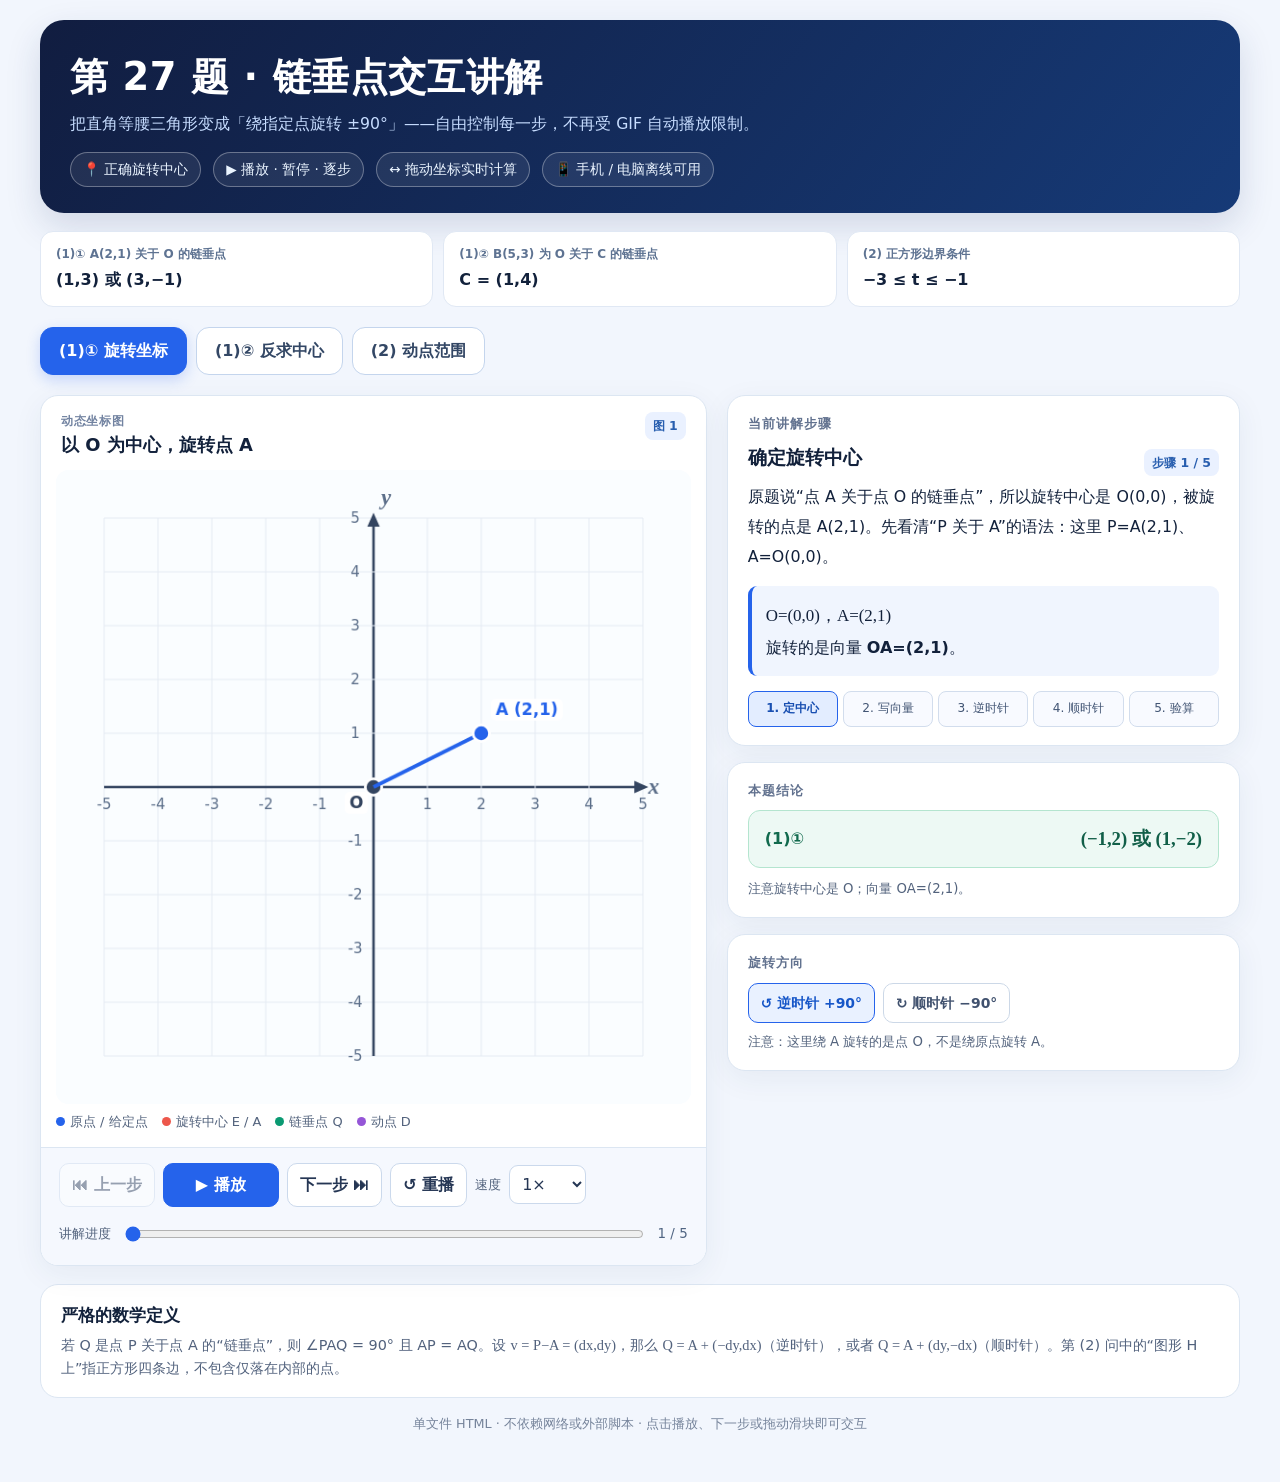
<file: q27-原题/链垂点_交互教学.original.html>
<!doctype html>
<html lang="zh-CN">
<head>
<meta charset="utf-8">
<meta name="viewport" content="width=device-width, initial-scale=1, viewport-fit=cover">
<meta name="theme-color" content="#101b3a">
<title>链垂点｜第27题交互式数学动画</title>
<style>
:root{--bg:#f2f6fd;--surface:#fff;--ink:#12213b;--muted:#53637d;--border:#dce6f2;--blue:#2563eb;--sky:#dbeafe;--green:#12815f;--red:#e64d3d;--purple:#7b45ce;--gold:#d48b11;--radius:18px}
*{box-sizing:border-box}html{scroll-behavior:smooth}body{margin:0;background:var(--bg);color:var(--ink);font:16px/1.6 system-ui,-apple-system,BlinkMacSystemFont,"PingFang SC","Microsoft YaHei",sans-serif}button,input,select{font:inherit}button{cursor:pointer}button:focus-visible,input:focus-visible{outline:3px solid #8fb6ff;outline-offset:2px}.page{max-width:1240px;margin:auto;padding:20px 20px 48px}header{background:linear-gradient(128deg,#111d40,#163a77);color:white;border-radius:24px;padding:26px 30px;box-shadow:0 14px 35px #1b326226}header h1{font-size:clamp(1.65rem,3vw,2.5rem);margin:0 0 4px;letter-spacing:.015em}header p{color:#c7ddff;margin:0;font-size:.98rem}.intro{display:flex;gap:12px;flex-wrap:wrap;margin-top:15px}.pill{border:1px solid #ffffff52;background:#ffffff13;color:#eaf4ff;border-radius:30px;padding:6px 12px;font-size:.85rem}.tabs{display:flex;gap:9px;flex-wrap:wrap;margin:20px 0}.tab{border:1px solid #c4d5ed;background:white;color:#334765;border-radius:13px;padding:10px 18px;font-weight:750}.tab[aria-selected=true]{background:var(--blue);color:white;border-color:var(--blue);box-shadow:0 5px 14px #2563eb37}.layout{display:grid;grid-template-columns:minmax(0,1.13fr) minmax(320px,.87fr);gap:20px;align-items:start}.panel{background:var(--surface);border:1px solid var(--border);border-radius:var(--radius);box-shadow:0 8px 30px #263c6110;overflow:hidden}.panel-title{padding:16px 20px 10px;display:flex;align-items:start;justify-content:space-between;gap:10px}.panel-title h2{margin:0;font-size:1.12rem}.eyebrow{font-size:.76rem;color:#7283a1;font-weight:700;letter-spacing:.06em}.diagram-area{padding:0 15px 14px}canvas{display:block;width:100%;height:auto;aspect-ratio:1;border-radius:13px;background:#fafdff;touch-action:pan-y}.legend{display:flex;flex-wrap:wrap;gap:7px 14px;align-items:center;margin-top:8px;color:var(--muted);font-size:.81rem}.key{display:inline-block;width:9px;height:9px;border-radius:50%;margin-right:5px}.playbox{background:#f5f8fe;border-top:1px solid var(--border);padding:15px 18px 17px}.controls{display:flex;flex-wrap:wrap;align-items:center;gap:8px}.action{border:1px solid #cbd9ec;background:white;border-radius:10px;padding:8px 12px;font-weight:650;color:#253654}.action.main{background:var(--blue);border-color:var(--blue);color:white;min-width:116px}.action:disabled{opacity:.45;cursor:not-allowed}.time-row{display:flex;align-items:center;gap:12px;margin-top:13px}.time-row input{flex:1;min-width:0}.time-row label{font-size:.82rem;color:var(--muted);white-space:nowrap}input[type=range]{accent-color:var(--blue);cursor:pointer;height:24px}.step-count{font-variant-numeric:tabular-nums;white-space:nowrap;color:#506583;font-size:.84rem}.right-col{display:flex;flex-direction:column;gap:16px}.section-pad{padding:18px 20px}.subhead{font-size:.8rem;color:#62728f;text-transform:uppercase;font-weight:800;letter-spacing:.08em;margin:0 0 9px}.step-header{display:flex;justify-content:space-between;gap:10px;align-items:center}.step-header h2{font-size:1.2rem;margin:0 0 8px}.number{font-size:.78rem;background:#eaf1ff;border-radius:8px;padding:4px 8px;color:#285eaf;font-weight:750;white-space:nowrap}.explanation{font-size:.99rem;line-height:1.9;margin:0 0 14px;min-height:82px}.equations{background:#f0f5fe;border-left:4px solid var(--blue);border-radius:9px;padding:13px 14px;font-size:1rem;line-height:1.95;overflow-wrap:anywhere}.eqline{font-family:"Cambria Math", "STIX Two Math", "Times New Roman",serif;font-size:1.06rem}.steps{display:grid;grid-template-columns:repeat(5,minmax(0,1fr));gap:5px;margin-top:15px}.step-chip{border:1px solid #d2dded;background:#f8faff;border-radius:8px;padding:7px 4px;font-size:.76rem;color:#425574}.step-chip.active{background:#e3edff;border-color:var(--blue);color:#184fb1;font-weight:800}.step-chip.done{background:#eaf9f1;border-color:#a9dfc6;color:#1c8060}.answer{padding:13px 16px;background:#edf9f4;border:1px solid #b4e5cf;border-radius:12px;display:flex;flex-wrap:wrap;align-items:center;justify-content:space-between;gap:8px}.answer strong{color:#116a4d}.answer .math{font-size:1.17rem;font-weight:800;color:#115f48}.explore{border-top:1px solid var(--border)}.subtle{color:var(--muted);font-size:.83rem}.range-label{display:flex;justify-content:space-between;gap:10px;align-items:center;margin-top:14px;font-weight:650}.range-label output{font-variant-numeric:tabular-nums;font-size:.95rem;color:var(--blue)}.fullslider{display:block;width:100%;margin:4px 0 2px}.mode-row{display:flex;gap:8px;flex-wrap:wrap;margin:12px 0}.choice{border:1px solid #ccd8e7;border-radius:10px;padding:8px 12px;background:#fff;color:#40516e;font-weight:650;font-size:.87rem}.choice.selected{border-color:#2563eb;background:#e9f1ff;color:#1656c8}.field{display:flex;gap:10px;align-items:center;justify-content:space-between}.field select{border:1px solid #c6d5ea;padding:9px;border-radius:9px;min-width:148px;max-width:60%;background:#fff;color:#223654}.statebox{padding:12px 13px;margin-top:12px;background:#f3f7fd;border-radius:12px;line-height:1.9;font-size:.91rem}.statebox strong{color:#1a325b}.status{display:inline-flex;border-radius:10px;padding:4px 11px;font-weight:800;font-size:.82rem}.status.good{background:#ddf8e9;color:#117547}.status.bad{background:#ffe8e5;color:#b93426}.status.info{background:#e5efff;color:#2556b0}.notes{margin-top:18px;padding:17px 20px;border-radius:var(--radius);background:#fff;border:1px solid var(--border)}.notes h2{font-size:1.05rem;margin:0 0 5px}.notes p{margin:0;font-size:.9rem;color:#52627d}.hidden{display:none!important}.math{font-family:"Cambria Math","Times New Roman",serif}footer{padding-top:16px;text-align:center;color:#76849b;font-size:.8rem}.facts{display:grid;grid-template-columns:repeat(3,1fr);gap:10px;margin:18px 0}.fact{background:#fff;border:1px solid #e0e8f4;padding:13px 15px;border-radius:13px}.fact b{display:block;font-size:.75rem;color:#5e7392;margin-bottom:3px}.fact span{font-weight:780}.iconDot{font-size:12px}
@media(max-width:900px){.layout{grid-template-columns:1fr}.page{padding:12px 12px 32px}header{padding:22px 20px;border-radius:17px}.panel-title{padding:14px 16px 8px}.diagram-area{padding:0 9px 10px}.section-pad{padding:16px}.facts{grid-template-columns:1fr 1fr 1fr}.playbox{padding:13px}}@media(max-width:480px){.facts{grid-template-columns:1fr;gap:6px}.tab{flex:1;padding:9px 8px;font-size:.83rem}.controls{gap:6px}.action{padding:9px 10px}.step-chip{font-size:.66rem;padding:8px 2px}.time-row{gap:6px}.time-row label{font-size:.75rem}header p{font-size:.86rem}.intro{gap:6px}.pill{font-size:.74rem}}@media(prefers-reduced-motion:reduce){*{scroll-behavior:auto!important}}
</style>
</head>
<body><main class="page">
<header><h1>第 27 题 · 链垂点交互讲解</h1><p>把直角等腰三角形变成「绕指定点旋转 ±90°」——自由控制每一步，不再受 GIF 自动播放限制。</p><div class="intro"><span class="pill">📍 正确旋转中心</span><span class="pill">▶ 播放 · 暂停 · 逐步</span><span class="pill">↔ 拖动坐标实时计算</span><span class="pill">📱 手机 / 电脑离线可用</span></div></header>
<div class="facts"><div class="fact"><b>(1)① A(2,1) 关于 O 的链垂点</b><span>(1,3) 或 (3,−1)</span></div><div class="fact"><b>(1)② B(5,3) 为 O 关于 C 的链垂点</b><span>C = (1,4)</span></div><div class="fact"><b>(2) 正方形边界条件</b><span>−3 ≤ t ≤ −1</span></div></div>
<div class="tabs" role="tablist" aria-label="选择题目"><button id="tab0" class="tab" role="tab" aria-selected="true">(1)① 旋转坐标</button><button id="tab1" class="tab" role="tab" aria-selected="false">(1)② 反求中心</button><button id="tab2" class="tab" role="tab" aria-selected="false">(2) 动点范围</button></div>
<div class="layout">
<section class="panel" aria-label="动态坐标图和播放控制"><div class="panel-title"><div><div class="eyebrow">动态坐标图</div><h2 id="canvasTitle">以 A 为中心，旋转点 O</h2></div><span id="graphTag" class="number">图 1</span></div><div class="diagram-area"><canvas id="graph" width="660" height="660" aria-label="交互坐标系，图形随播放、滑块和切换旋转方向变化">您的浏览器需要支持 Canvas 才能显示坐标图。</canvas><div class="legend"><span><i class="key" style="background:#2563eb"></i>原点 / 给定点</span><span><i class="key" style="background:#ed574b"></i>旋转中心 E / A</span><span><i class="key" style="background:#0a9a72"></i>链垂点 Q</span><span><i class="key" style="background:#9556d7"></i>动点 D</span></div></div><div class="playbox"><div class="controls"><button id="prev" class="action" title="上一步">⏮ 上一步</button><button id="play" class="action main">▶ 播放</button><button id="next" class="action" title="下一步">下一步 ⏭</button><button id="restart" class="action" title="从头开始">↺ 重播</button><label class="subtle" for="speed">速度</label><select id="speed" aria-label="播放速度" style="border-radius:9px;border:1px solid #cbd9ec;padding:8px;background:white;color:#253654"><option value="0.5">0.5×</option><option value="1" selected>1×</option><option value="1.5">1.5×</option><option value="2">2×</option></select></div><div class="time-row"><label for="time">讲解进度</label><input id="time" type="range" min="0" max="1000" value="0" aria-label="拖动动画时间轴"><span id="stepCount" class="step-count">1 / 5</span></div></div></section>
<div class="right-col"><section class="panel section-pad"><div class="subhead">当前讲解步骤</div><div class="step-header"><h2 id="stepTitle">确定旋转中心</h2><span id="stepBadge" class="number">步骤 1 / 5</span></div><p id="stepDesc" class="explanation"></p><div id="stepFormula" class="equations"></div><div id="stepChips" class="steps" aria-label="可直接跳转到指定讲解步骤"></div></section>
<section class="panel section-pad"><div class="subhead">本题结论</div><div class="answer"><strong id="answerText">(1)①</strong><span id="answerValue" class="math">(1,3), (3,−1)</span></div><p id="answerNote" class="subtle" style="margin:10px 0 0"></p></section>
<section id="explore" class="panel explore hidden"><div class="section-pad"><div class="subhead">自由探索 / 实时验算</div><h2 style="margin:0 0 4px;font-size:1.15rem">拖动 E 和 D，观察 Q</h2><p class="subtle" style="margin:0">直接在坐标图中拖动紫色 D 或红色 E，也可以使用下方滑块。<br>蓝色正方形 H 为 −3 ≤ x,y ≤ 3；只有绿色点 Q <b>落在边界</b>时才满足题目。</p>
<label class="range-label" for="tRange"><span>E = (0, t)，t &lt; 0</span><output id="tOutput">−3.00</output></label><input id="tRange" class="fullslider" type="range" min="-4" max="-0.1" step="0.05" value="-3" aria-label="拖动 t 的取值"><div class="mode-row" role="group" aria-label="点 D 的位置模式"><button id="autoMode" class="choice selected">✓ 自动找到合适的 D</button><button id="manualMode" class="choice">手动拖动 D</button></div>
<div id="manualFields" class="hidden"><label class="range-label" for="sRange"><span>D = (1+s, s)，0 ≤ s ≤ 1</span><output id="sOutput">0.00</output></label><input id="sRange" class="fullslider" type="range" min="0" max="1" step="0.01" value="0" aria-label="拖动线段 G 上的点 D"><div class="field" style="margin-top:9px"><label for="rotate">旋转方向</label><select id="rotate"><option value="ccw">逆时针 +90°</option><option value="cw">顺时针 −90°</option></select></div></div>
<div class="statebox" aria-live="polite"><div id="dynamicCoords"></div><div id="dynamicFormula"></div><div style="margin-top:6px" id="validity"></div></div><button id="snap" class="action" style="margin-top:11px">将 D 吸附到正确位置</button></div></section>
<section id="rotationChoice" class="panel section-pad"><div class="subhead">旋转方向</div><div class="mode-row" style="margin:0"><button id="ccw1" class="choice selected">↺ 逆时针 +90°</button><button id="cw1" class="choice">↻ 顺时针 −90°</button></div><p class="subtle" style="margin:8px 0 0">注意：这里绕 A 旋转的是点 O，不是绕原点旋转 A。</p></section>
</div></div>
<section class="notes"><h2>严格的数学定义</h2><p>若 Q 是点 P 关于点 A 的“链垂点”，则 ∠PAQ = 90° 且 AP = AQ。设 <span class="math">v = P−A = (dx,dy)</span>，那么 <span class="math">Q = A + (−dy,dx)</span>（逆时针），或者 <span class="math">Q = A + (dy,−dx)</span>（顺时针）。第 (2) 问中的“图形 H 上”指正方形四条边，不包含仅落在内部的点。</p></section>
<footer>单文件 HTML · 不依赖网络或外部脚本 · 点击播放、下一步或拖动滑块即可交互</footer>
</main>
<script>
(()=>{'use strict';
const $=id=>document.getElementById(id);const ctx=$('graph').getContext('2d');const S=56,C=330,W=660;const colors={axis:'#344560',grid:'#e5ebf3',sub:'#f5f8fd',blue:'#2563eb',red:'#e64d3d',green:'#0b9870',purple:'#9154d2',amber:'#cb8c19',gray:'#9aa7bb'};
const stepData=[
[{title:'确定旋转中心',description:'原题说“点 A 关于点 O 的链垂点”，所以旋转中心是 O(0,0)，被旋转的点是 A(2,1)。先看清“P 关于 A”的语法：这里 P=A(2,1)、A=O(0,0)。',formula:'<div class="eqline">O=(0,0)，A=(2,1)</div><div>旋转的是向量 <b>OA=(2,1)</b>。</div>',short:'定中心'},
{title:'计算向量 OA',description:'由原点 O 指向 A 的向量是 (2,1)。围绕原点旋转 90°，长度保持不变、夹角成为直角。',formula:'<div class="eqline">\u2192OA = (2,1)</div><div>逆时针：(x,y) → (−y,x)</div><div>顺时针：(x,y) → (y,−x)</div>',short:'写向量'},
{title:'逆时针旋转 90°',description:'把 OA=(2,1) 逆时针旋转 90°，得到 (−1,2)，因此第一个链垂点是 Q₁=(−1,2)。',formula:'<div class="eqline">(2,1) → (−1,2)</div><div class="eqline"><b>Q₁=(−1,2)</b></div>',short:'逆时针'},
{title:'顺时针旋转 90°',description:'把 OA=(2,1) 顺时针旋转 90°，得到 (1,−2)，因此第二个链垂点是 Q₂=(1,−2)。',formula:'<div class="eqline">(2,1) → (1,−2)</div><div class="eqline"><b>Q₂=(1,−2)</b></div>',short:'顺时针'},
{title:'核对两组答案',description:'两种结果都与原点等距（√5），并且 OA 与 OQ 的点积为 0，夹角均为 90°。这才是原题第 (1)① 问的结果。',formula:'<div class="eqline">Q=(−1,2) 或 (1,−2)</div><div>要点：本题旋转中心是 O，而不是 A。</div>',short:'验算'}],
[{title:'先找出旋转中心 C',description:'“B 是 O 关于 C 的链垂点”意味着 ∠OCB=90°，且 CO=CB。所以 △OCB 是以 OB 为斜边的直角等腰三角形。',formula:'<div class="eqline">O=(0,0), B=(5,3)</div><div class="eqline">CO=CB，∠OCB=90°</div>',short:'读题意'},
{title:'计算斜边中点 M',description:'直角等腰三角形中，直角顶点 C 在斜边 OB 的中垂线上。先计算 OB 的中点 M。',formula:'<div class="eqline">M=((0+5)/2,(0+3)/2)</div><div class="eqline"><b>M=(2.5,1.5)</b></div>',short:'取中点'},
{title:'生成两个候选中心',description:'将半个向量 OB=(2.5,1.5) 旋转 90° 得到 (−1.5,2.5) 和 (1.5,−2.5)。把它们加到 M 上，即得两个可能的 C。',formula:'<div class="eqline">C=M ± (−1.5,2.5)</div><div class="eqline">C₁=(1,4), C₂=(4,−1)</div>',short:'求两点'},
{title:'根据 y>0 排除一个点',description:'题目特意说明“C 位于 x 轴上方”。因此 C₂=(4,−1) 不合题意，只保留 C₁=(1,4)。',formula:'<div class="eqline">C₁=(1,4)，y=4>0 ✓</div><div class="eqline">C₂=(4,−1)，y=−1<0 ✗</div>',short:'筛条件'},
{title:'核对 C 的等腰直角条件',description:'当 C=(1,4) 时，向量 CO=(−1,−4)，CB=(4,−1)。二者长度均为 √17，点积 −4+4=0，所以答案成立。',formula:'<div class="eqline">(−1,−4)·(4,−1)=0</div><div class="eqline">|CO|=|CB|=√17</div><div class="eqline"><b>C=(1,4)</b></div>',short:'验算'}],
[{title:'把线段 G 参数化',description:'图形 G 的端点是 (1,0) 和 (2,1)，故任何动点 D 都可写成 (1+s,s)，其中 0≤s≤1。正方形 H 的坐标范围是 −3≤x,y≤3。',formula:'<div class="eqline">D=(1+s,s)，0≤s≤1</div><div class="eqline">E=(0,t)，t<0</div>',short:'设参数'},
{title:'写出两种链垂点坐标',description:'以 E 为旋转中心，向量 ED=(1+s,s−t)。逆时针和顺时针分别求出 Q 的坐标。记住，所有坐标都要加回旋转中心 E。',formula:'<div class="eqline">Q₊=(t−s, 1+s+t)</div><div class="eqline">Q₋=(s−t, t−1−s)</div>',short:'算坐标'},
{title:'逆时针 Q₊ 落在左边界',description:'如果 Q₊ 在正方形左边 x=−3，则 t−s=−3，因此 s=t+3。结合 0≤s≤1，得到 −3≤t≤−2。此时 Q₊ 的纵坐标在 [−2,0]，确实位于左边。',formula:'<div class="eqline">t−s=−3 ⇒ s=t+3</div><div class="eqline">0≤t+3≤1 ⇒ <b>−3≤t≤−2</b></div><div class="eqline">Q₊=(−3,2t+4)</div>',short:'左边界'},
{title:'顺时针 Q₋ 落在下边界',description:'如果 Q₋ 在正方形下边 y=−3，则 t−1−s=−3，因此 s=t+2。结合 0≤s≤1，得到 −2≤t≤−1。此时 Q₋=(2,−3)，确实位于下边。',formula:'<div class="eqline">t−1−s=−3 ⇒ s=t+2</div><div class="eqline">0≤t+2≤1 ⇒ <b>−2≤t≤−1</b></div><div class="eqline">Q₋=(2,−3)</div>',short:'下边界'},
{title:'合并区间，验证端点',description:'其他两种方向与另外三条边的交点不满足 t<0 和正方形内的坐标条件。两段区间并在 t=−2 处衔接，且端点均包含，所以最终得到闭区间 [−3,−1]。',formula:'<div class="eqline">[−3,−2] ∪ [−2,−1]</div><div class="eqline"><b>t ∈ [−3,−1]</b></div><div>可在下方拖动 t 和 D 亲自验算。</div>',short:'合并'}]
];
// Important: Part (1)① source text uses “点 A 关于点 O”, so rotation is about O.
const st={tab:0,progress:0,playing:false,speed:1,last:0,t:-3,s:0,manual:false,exploring:false,rot:'ccw',rot1:'ccw'};
const fmt=n=>{if(Math.abs(n)<1e-8)n=0;return (Math.round(n*100)/100).toFixed(2).replace(/\.00$/,'').replace(/(\.\d)0$/,'$1').replace(/^-/, '−')};
const coord=(x,y)=>`(${fmt(x)}, ${fmt(y)})`;
const xy=(x,y)=>[C+x*S,C-y*S];
function stroke(a,b,color='#334861',width=2,dash=[]){const [x1,y1]=xy(a[0],a[1]),[x2,y2]=xy(b[0],b[1]);ctx.save();ctx.strokeStyle=color;ctx.lineWidth=width;ctx.setLineDash(dash);ctx.beginPath();ctx.moveTo(x1,y1);ctx.lineTo(x2,y2);ctx.stroke();ctx.restore()}
function poly(coords,color,width=2,dash=[]){if(coords.length<2)return;ctx.save();ctx.beginPath();ctx.strokeStyle=color;ctx.lineWidth=width;ctx.setLineDash(dash);coords.forEach((p,i)=>{const [x,y]=xy(p[0],p[1]);if(i===0)ctx.moveTo(x,y);else ctx.lineTo(x,y)});ctx.stroke();ctx.restore()}
function marker(x,y,color,label,dx=14,dy=-17,ghost=false){const [px,py]=xy(x,y);ctx.save();ctx.globalAlpha=ghost?.43:1;ctx.fillStyle='#fff';ctx.beginPath();ctx.arc(px,py,10,0,Math.PI*2);ctx.fill();ctx.fillStyle=color;ctx.beginPath();ctx.arc(px,py,7.2,0,Math.PI*2);ctx.fill();ctx.globalAlpha=1;if(label){ctx.font='bold 17px system-ui, sans-serif';let w=ctx.measureText(label).width;let lx=px+dx,ly=py+dy;ctx.fillStyle='rgba(255,255,255,.94)';ctx.beginPath();ctx.roundRect(lx-5,ly-16,w+10,23,5);ctx.fill();ctx.fillStyle=ghost?'#8593a9':color;ctx.fillText(label,lx,ly+1)}ctx.restore()}
function rightAngle(center,p,q,color='#f97316'){let a=[p[0]-center[0],p[1]-center[1]],b=[q[0]-center[0],q[1]-center[1]],an=Math.hypot(...a),bn=Math.hypot(...b);if(an<1e-6||bn<1e-6)return;a=a.map(v=>v/an*.24);b=b.map(v=>v/bn*.24);poly([[center[0]+a[0],center[1]+a[1]],[center[0]+a[0]+b[0],center[1]+a[1]+b[1]],[center[0]+b[0],center[1]+b[1]]],color,2.8)}
function drawGrid(){ctx.clearRect(0,0,W,W);ctx.fillStyle='#fafdff';ctx.fillRect(0,0,W,W);for(let n=-5;n<=5;n++){stroke([n,-5],[n,5],n===0?colors.axis:colors.grid,n===0?2.6:1);stroke([-5,n],[5,n],n===0?colors.axis:colors.grid,n===0?2.6:1)}ctx.fillStyle=colors.axis;ctx.beginPath();ctx.moveTo(...xy(5.1,0));ctx.lineTo(...xy(4.84,.115));ctx.lineTo(...xy(4.84,-.115));ctx.fill();ctx.beginPath();ctx.moveTo(...xy(0,5.1));ctx.lineTo(...xy(-.115,4.84));ctx.lineTo(...xy(.115,4.84));ctx.fill();ctx.font='15px system-ui';ctx.fillStyle='#5b6e89';ctx.textAlign='center';for(let n=-5;n<=5;n++){if(n!==0){const [x,y]=xy(n,0);ctx.fillText(n,x,y+23);const [x2,y2]=xy(0,n);ctx.fillText(n,x2-19,y2+5)}}ctx.font='italic bold 23px Georgia,serif';const [ax,ay]=xy(5.2,0),[bx,by]=xy(0,5.25);ctx.fillText('x',ax,ay+7);ctx.fillText('y',bx+13,by);ctx.textAlign='left';marker(0,0,'#344560','O',-25,21)}
function arc(center,v,clockwise){const [cx,cy]=xy(...center),a=-Math.atan2(v[1],v[0]);ctx.save();ctx.strokeStyle=colors.amber;ctx.lineWidth=4;ctx.beginPath();ctx.arc(cx,cy,38,a,a+(clockwise?Math.PI/2:-Math.PI/2),!clockwise);ctx.stroke();ctx.restore()}
function drawP1(){const k=stage(),A=[2,1], O=[0,0],Qplus=[-1,2],Qminus=[1,-2];stroke(O,A,colors.blue,4);marker(...A,colors.blue,'A (2,1)',15,-20);if(k===0){return}if(k===1){return}if(k===2||k>=4){stroke(O,Qplus,colors.green,4);rightAngle(O,A,Qplus);marker(...Qplus,colors.green,'Q₁ (−1,2)',-104,-16);arc(O,A,false)}if(k===3||k>=4){stroke(O,Qminus,colors.purple,4);rightAngle(O,A,Qminus);marker(...Qminus,colors.purple,'Q₂ (1,−2)',15,17);arc(O,A,true)}if(k===4){ctx.fillStyle='#135f4b';ctx.font='bold 19px system-ui';ctx.fillText('✓ 两个点都满足直角和等长',53,51)}}
function drawP2(){const k=stage(),O=[0,0],B=[5,3],M=[2.5,1.5],C1=[1,4],C2=[4,-1];stroke(O,B,colors.blue,4);marker(...B,colors.blue,'B (5,3)',-95,-18);if(k>=1){marker(...M,colors.amber,'M (2.5,1.5)',-135,-18)}if(k>=2){stroke(O,C1,colors.green,3);stroke(C1,B,colors.green,3);stroke(O,C2,colors.purple,2,[8,5]);stroke(C2,B,colors.purple,2,[8,5]);marker(...C1,colors.green,'C₁ (1,4)',-70,-20);marker(...C2,colors.purple,'C₂ (4,−1)',-121,24,true);rightAngle(C1,O,B);rightAngle(C2,O,B,colors.gray)}if(k>=3){ctx.save();ctx.fillStyle='#fef3c7';ctx.strokeStyle='#e2ab42';ctx.lineWidth=2;ctx.beginPath();ctx.roundRect(57,53,204,38,9);ctx.fill();ctx.stroke();ctx.fillStyle='#946210';ctx.font='bold 18px system-ui';ctx.fillText('C 必须在 x 轴上方',69,78);ctx.restore()}if(k===4){ctx.fillStyle=colors.green;ctx.font='bold 20px system-ui';ctx.fillText('✓ C=(1,4)',56,111)}}
function matching(t){const tol=1e-7;if(t>=-3-tol&&t<=-2+tol){return {possible:true,s:Math.max(0,Math.min(1,t+3)),rot:'ccw'}}if(t>-2-tol&&t<=-1+tol){return {possible:true,s:Math.max(0,Math.min(1,t+2)),rot:'cw'}}return {possible:false,s:t<-3?0:1,rot:t<-3?'ccw':'cw'}}
function effective(){const m=matching(st.t);return {s:st.manual?st.s:m.s,rot:st.manual?st.rot:m.rot,possible:m.possible}}
function candidates(t,s){return {ccw:[t-s,1+s+t],cw:[s-t,t-1-s]}}
function onBoundary(p){return p[0]>=-3-1e-7&&p[0]<=3+1e-7&&p[1]>=-3-1e-7&&p[1]<=3+1e-7&&(Math.abs(Math.abs(p[0])-3)<1e-7||Math.abs(Math.abs(p[1])-3)<1e-7)}
function drawP3(){const k=stage();ctx.save();let [x,y]=xy(-3,3);ctx.fillStyle='rgba(56,154,240,.09)';ctx.fillRect(x,y,6*S,6*S);ctx.strokeStyle='#3972ee';ctx.lineWidth=4;ctx.strokeRect(x,y,6*S,6*S);ctx.restore();ctx.fillStyle='#2056b0';ctx.font='bold 21px system-ui';ctx.fillText('H',...xy(-2.78,2.5));ctx.fillStyle=colors.amber;ctx.font='bold 16px system-ui';ctx.fillText('G',...xy(1.98,1.45));stroke([1,0],[2,1],colors.blue,5);marker(1,0,colors.blue,'(1,0)',-80,24,true);marker(2,1,colors.blue,'(2,1)',16,-10,true);if(k===0&&!st.exploring){return}const t=st.t,eff=effective(),s=eff.s,D=[1+s,s],E=[0,t],qq=candidates(t,s),q=qq[eff.rot],other=qq[eff.rot==='cw'?'ccw':'cw'];stroke(E,D,colors.purple,3.7);stroke(E,other,colors.gray,2,[6,6]);stroke(E,q,colors.green,4.4);rightAngle(E,D,q);marker(...D,colors.purple,`D ${coord(...D)}`,14,-19);marker(...E,colors.red,`E (0,${fmt(t)})`,13,27);marker(...other,colors.gray,'另一方向',12,25,true);marker(...q,colors.green,`Q ${coord(...q)}`,q[0]<-1?15:14,q[1]<=-2?27:-17);if(k>=2){ctx.fillStyle='#145d48';ctx.font='bold 19px system-ui';ctx.fillText(onBoundary(q)?'✓ Q 在边界上':'Q 未落在边界',47,48)}if(k===4){ctx.fillStyle='#1d5db0';ctx.font='bold 19px system-ui';ctx.fillText('t ∈ [−3, −1]',47,81)}}
function draw(){drawGrid();if(st.tab===0)drawP1();if(st.tab===1)drawP2();if(st.tab===2)drawP3()}
function stage(){return Math.min(4,Math.floor(Math.min(st.progress,.999999)*5))}
function syncTimelineToT(){let p=st.progress;if(p<.4)st.t=-3;else if(p<.6)st.t=-3+(p-.4)/.2;else if(p<.8)st.t=-2+(p-.6)/.2;else st.t=-1;st.t=Math.max(-3,Math.min(-1,st.t));st.manual=false}
function update(){const k=stage(),data=stepData[st.tab][k];$('canvasTitle').textContent=['以 O 为中心，旋转点 A','反求旋转中心 C','让 Q 恰好落在正方形边界上'][st.tab];$('graphTag').textContent=st.tab===2?'图 2':'图 1';$('stepTitle').textContent=data.title;$('stepDesc').textContent=data.description;$('stepFormula').innerHTML=data.formula;$('stepBadge').textContent=`步骤 ${k+1} / 5`;$('stepCount').textContent=`${k+1} / 5`;$('time').value=Math.round(st.progress*1000);$('play').textContent=st.playing?'❚❚ 暂停':'▶ 播放';$('prev').disabled=k===0;$('next').disabled=k===4;
for(let i=0;i<3;i++){$('tab'+i).setAttribute('aria-selected',i===st.tab?'true':'false')}let chips=$('stepChips');chips.innerHTML='';for(let i=0;i<5;i++){const b=document.createElement('button');b.className='step-chip '+(i===k?'active':i<k?'done':'');b.textContent=`${i+1}. ${stepData[st.tab][i].short}`;b.setAttribute('aria-label',`跳转步骤 ${i+1}: ${stepData[st.tab][i].title}`);b.addEventListener('click',()=>gotoStep(i));chips.appendChild(b)}
$('graph').style.touchAction=st.tab===2?'none':'pan-y';$('graph').style.cursor=st.tab===2?'crosshair':'default';$('explore').classList.toggle('hidden',st.tab!==2);$('rotationChoice').classList.toggle('hidden',st.tab!==0);$('ccw1').classList.toggle('selected',st.rot1==='ccw');$('cw1').classList.toggle('selected',st.rot1==='cw');
const answers=[['(1)①','(−1,2) 或 (1,−2)','注意旋转中心是 O；向量 OA=(2,1)。'],['(1)②','C=(1,4)','另一候选 C=(4,−1) 在 x 轴下方，已排除。'],['(2)','−3 ≤ t ≤ −1','左边界 −3≤t≤−2，或下边界 −2≤t≤−1。']];$('answerText').textContent=answers[st.tab][0];$('answerValue').textContent=answers[st.tab][1];$('answerNote').textContent=answers[st.tab][2];
if(st.tab===2){$('tOutput').textContent=fmt(st.t);$('tRange').value=st.t;$('sOutput').textContent=fmt(st.s);$('sRange').value=st.s;$('manualFields').classList.toggle('hidden',!st.manual);$('autoMode').classList.toggle('selected',!st.manual);$('manualMode').classList.toggle('selected',st.manual);$('rotate').value=st.rot;const e=effective(),d=[1+e.s,e.s],q=candidates(st.t,e.s)[e.rot],valid=onBoundary(q);$('dynamicCoords').innerHTML=`<strong>E</strong> = (0, ${fmt(st.t)})　<strong>D</strong> = ${coord(...d)}<div><strong>Q</strong> = ${coord(...q)}　（${e.rot==='ccw'?'逆时针 +90°':'顺时针 −90°'}）</div>`;$('dynamicFormula').innerHTML=`<strong>参数</strong> s = ${fmt(e.s)}； <strong>边界</strong> x = ±3 或 y = ±3`;
let statusText='', statusClass='';if(valid){statusText='✓ 当前 Q 恰好在 H 的边界上';statusClass='good'}else if(!st.manual&&!e.possible){statusText='✕ 这个 t 无解：不存在合适的 D';statusClass='bad'}else{statusText='当前 Q 不在边界上；可调整 D 或旋转方向';statusClass='info'}if(!st.manual&&e.possible&&Math.abs(st.t+2)<.001){statusText+='（t=−2 时还有另一组 D、Q）'}$('validity').innerHTML=`<span class="status ${statusClass}">${statusText}</span>`;$('snap').disabled=!matching(st.t).possible}
draw()}
function pause(){st.playing=false;st.last=0}
function gotoStep(i){pause();st.exploring=false;st.progress=Math.max(0,Math.min(.999,(i+.03)/5));if(st.tab===2)syncTimelineToT();update()}
function selectTab(i){pause();st.tab=i;st.progress=0;st.exploring=false;st.manual=false;if(i===2){st.t=-3;st.s=0}update()}
for(let i=0;i<3;i++)$('tab'+i).addEventListener('click',()=>selectTab(i));$('prev').addEventListener('click',()=>gotoStep(Math.max(0,stage()-1)));$('next').addEventListener('click',()=>gotoStep(Math.min(4,stage()+1)));$('restart').addEventListener('click',()=>{gotoStep(0);st.progress=0;update()});$('speed').addEventListener('change',e=>{st.speed=+e.target.value});$('play').addEventListener('click',()=>{if(st.playing){pause();update();return}if(st.progress>=.999)st.progress=0;st.exploring=false;if(st.tab===2)syncTimelineToT();st.playing=true;st.last=0;update();requestAnimationFrame(tick)});$('time').addEventListener('input',e=>{pause();st.progress=+e.target.value/1000;st.exploring=false;if(st.tab===2)syncTimelineToT();update()});
// Drag the actual D and E markers on the canvas, with mouse, pen, or touch.
let dragging=null;
function graphCoords(ev){const r=$('graph').getBoundingClientRect();return {x:((ev.clientX-r.left)/r.width*W-C)/S,y:(C-(ev.clientY-r.top)/r.height*W)/S}}
function clamp(v,a,b){return Math.max(a,Math.min(b,v))}
$('graph').addEventListener('pointerdown',ev=>{if(st.tab!==2)return;const p=graphCoords(ev),eff=effective(),d={x:1+eff.s,y:eff.s},dDist=Math.hypot(p.x-d.x,p.y-d.y),eDist=Math.hypot(p.x,p.y-st.t),sNear=clamp(((p.x-1)+p.y)/2,0,1),lineDist=Math.hypot(p.x-(1+sNear),p.y-sNear);if(eDist<.65){dragging='E'}else if(dDist<.7||lineDist<.35){dragging='D'}else return;pause();st.exploring=true;if(dragging==='D'){st.manual=true;st.s=eff.s;st.rot=eff.rot}try{$('graph').setPointerCapture(ev.pointerId)}catch(_){}ev.preventDefault();update()});
$('graph').addEventListener('pointermove',ev=>{if(!dragging)return;const p=graphCoords(ev);if(dragging==='E'){st.t=Math.round(clamp(p.y,-4,-.1)*20)/20}else{st.s=Math.round(clamp(((p.x-1)+p.y)/2,0,1)*100)/100}update();ev.preventDefault()});
function endDrag(){dragging=null}
$('graph').addEventListener('pointerup',endDrag);$('graph').addEventListener('pointercancel',endDrag);
$('tRange').addEventListener('input',e=>{pause();st.exploring=true;st.t=+e.target.value;update()});$('sRange').addEventListener('input',e=>{pause();st.exploring=true;st.s=+e.target.value;update()});$('autoMode').addEventListener('click',()=>{pause();st.manual=false;st.exploring=true;update()});$('manualMode').addEventListener('click',()=>{pause();st.exploring=true;st.manual=true;const match=matching(st.t);st.s=match.s;st.rot=match.rot;update()});$('rotate').addEventListener('change',e=>{pause();st.exploring=true;st.rot=e.target.value;update()});$('snap').addEventListener('click',()=>{pause();st.exploring=true;st.manual=false;update()});$('ccw1').addEventListener('click',()=>{st.rot1='ccw';gotoStep(2)});$('cw1').addEventListener('click',()=>{st.rot1='cw';gotoStep(3)});
function tick(now){if(!st.playing)return;if(st.last){const seconds=st.tab===2?18:15;st.progress+=Math.min((now-st.last)/1000,.08)*st.speed/seconds;if(st.progress>=1){st.progress=.99999;pause()}}st.last=now;if(st.tab===2&&!st.exploring)syncTimelineToT();update();if(st.playing)requestAnimationFrame(tick)}
// Embedded numerical self-checks; any future edit breaking geometry should report in console.
(function selfTest(){let assert=(cond,msg)=>{if(!cond)console.error('[Geometry validation failed]',msg)};for(const [t,rotation,s] of [[-3,'ccw',0],[-2.5,'ccw',.5],[-2,'ccw',1],[-2,'cw',0],[-1.5,'cw',.5],[-1,'cw',1]]){const q=candidates(t,s)[rotation];assert(onBoundary(q),`t=${t}, s=${s}, rot=${rotation}`);const E=[0,t],D=[1+s,s],a=[D[0]-E[0],D[1]-E[1]],b=[q[0]-E[0],q[1]-E[1]];assert(Math.abs(a[0]*b[0]+a[1]*b[1])<1e-8,'right-angle');assert(Math.abs(Math.hypot(...a)-Math.hypot(...b))<1e-8,'equal-length')}assert(!matching(-3.1).possible&& !matching(-.9).possible,'range test')})();
update();
})();
</script></body></html>
</file>
<file: ext2/base.css>
:root {
    --bg: #f2f6fd;
    --surface: #fff;
    --ink: #12213b;
    --muted: #53637d;
    --border: #dce6f2;
    --blue: #2563eb;
    --sky: #dbeafe;
    --green: #12815f;
    --red: #e64d3d;
    --purple: #7b45ce;
    --gold: #d48b11;
    --radius: 18px
}

* {
    box-sizing: border-box
}

html {
    scroll-behavior: smooth
}

body {
    margin: 0;
    background: var(--bg);
    color: var(--ink);
    font: 16px/1.6 system-ui, -apple-system, BlinkMacSystemFont, "PingFang SC", "Microsoft YaHei", sans-serif
}

button,
input,
select {
    font: inherit
}

button {
    cursor: pointer
}

button:focus-visible,
input:focus-visible {
    outline: 3px solid #8fb6ff;
    outline-offset: 2px
}

.page {
    max-width: 1240px;
    margin: auto;
    padding: 20px 20px 48px
}

header {
    background: linear-gradient(128deg, #111d40, #163a77);
    color: white;
    border-radius: 24px;
    padding: 26px 30px;
    box-shadow: 0 14px 35px #1b326226
}

header h1 {
    font-size: clamp(1.65rem, 3vw, 2.5rem);
    margin: 0 0 4px;
    letter-spacing: .015em
}

header p {
    color: #c7ddff;
    margin: 0;
    font-size: .98rem
}

.intro {
    display: flex;
    gap: 12px;
    flex-wrap: wrap;
    margin-top: 15px
}

.pill {
    border: 1px solid #ffffff52;
    background: #ffffff13;
    color: #eaf4ff;
    border-radius: 30px;
    padding: 6px 12px;
    font-size: .85rem
}

.tabs {
    display: flex;
    gap: 9px;
    flex-wrap: wrap;
    margin: 20px 0
}

.tab {
    border: 1px solid #c4d5ed;
    background: white;
    color: #334765;
    border-radius: 13px;
    padding: 10px 18px;
    font-weight: 750
}

.tab[aria-selected=true] {
    background: var(--blue);
    color: white;
    border-color: var(--blue);
    box-shadow: 0 5px 14px #2563eb37
}

.layout {
    display: grid;
    grid-template-columns: minmax(0, 1.13fr) minmax(320px, .87fr);
    gap: 20px;
    align-items: start
}

.panel {
    background: var(--surface);
    border: 1px solid var(--border);
    border-radius: var(--radius);
    box-shadow: 0 8px 30px #263c6110;
    overflow: hidden
}

.panel-title {
    padding: 16px 20px 10px;
    display: flex;
    align-items: start;
    justify-content: space-between;
    gap: 10px
}

.panel-title h2 {
    margin: 0;
    font-size: 1.12rem
}

.eyebrow {
    font-size: .76rem;
    color: #7283a1;
    font-weight: 700;
    letter-spacing: .06em
}

.diagram-area {
    padding: 0 15px 14px
}

canvas {
    display: block;
    width: min(100%, 58vh, 660px);
    height: auto;
    margin-inline: auto;
    aspect-ratio: 1;
    border-radius: 13px;
    background: #fafdff;
    touch-action: pan-y
}

.legend {
    display: flex;
    flex-wrap: wrap;
    gap: 7px 14px;
    align-items: center;
    margin-top: 8px;
    color: var(--muted);
    font-size: .81rem
}

.key {
    display: inline-block;
    width: 9px;
    height: 9px;
    border-radius: 50%;
    margin-right: 5px
}

.playbox {
    background: #f5f8fe;
    border-top: 1px solid var(--border);
    padding: 15px 18px 17px
}

.controls {
    display: flex;
    flex-wrap: wrap;
    align-items: center;
    gap: 8px
}

.action {
    border: 1px solid #cbd9ec;
    background: white;
    border-radius: 10px;
    padding: 8px 12px;
    font-weight: 650;
    color: #253654
}

.action.main {
    background: var(--blue);
    border-color: var(--blue);
    color: white;
    min-width: 116px
}

.action:disabled {
    opacity: .45;
    cursor: not-allowed
}

.time-row {
    display: flex;
    align-items: center;
    gap: 12px;
    margin-top: 13px
}

.time-row input {
    flex: 1;
    min-width: 0
}

.time-row label {
    font-size: .82rem;
    color: var(--muted);
    white-space: nowrap
}

input[type=range] {
    accent-color: var(--blue);
    cursor: pointer;
    height: 24px
}

.step-count {
    font-variant-numeric: tabular-nums;
    white-space: nowrap;
    color: #506583;
    font-size: .84rem
}

.right-col {
    display: flex;
    flex-direction: column;
    gap: 16px
}

.section-pad {
    padding: 18px 20px
}

.subhead {
    font-size: .8rem;
    color: #62728f;
    text-transform: uppercase;
    font-weight: 800;
    letter-spacing: .08em;
    margin: 0 0 9px
}

.step-header {
    display: flex;
    justify-content: space-between;
    gap: 10px;
    align-items: center
}

.step-header h2 {
    font-size: 1.2rem;
    margin: 0 0 8px
}

.number {
    font-size: .78rem;
    background: #eaf1ff;
    border-radius: 8px;
    padding: 4px 8px;
    color: #285eaf;
    font-weight: 750;
    white-space: nowrap
}

.explanation {
    font-size: .99rem;
    line-height: 1.9;
    margin: 0 0 14px;
    min-height: 82px
}

.equations {
    background: #f0f5fe;
    border-left: 4px solid var(--blue);
    border-radius: 9px;
    padding: 13px 14px;
    font-size: 1rem;
    line-height: 1.95;
    overflow-wrap: anywhere
}

.eqline {
    font-family: "Cambria Math", "STIX Two Math", "Times New Roman", serif;
    font-size: 1.06rem
}

.steps {
    display: grid;
    grid-template-columns: repeat(5, minmax(0, 1fr));
    gap: 5px;
    margin-top: 15px
}

.step-chip {
    border: 1px solid #d2dded;
    background: #f8faff;
    border-radius: 8px;
    padding: 7px 4px;
    font-size: .76rem;
    color: #425574
}

.step-chip.active {
    background: #e3edff;
    border-color: var(--blue);
    color: #184fb1;
    font-weight: 800
}

.step-chip.done {
    background: #eaf9f1;
    border-color: #a9dfc6;
    color: #1c8060
}

.answer {
    padding: 13px 16px;
    background: #edf9f4;
    border: 1px solid #b4e5cf;
    border-radius: 12px;
    display: flex;
    flex-wrap: wrap;
    align-items: center;
    justify-content: space-between;
    gap: 8px
}

.answer strong {
    color: #116a4d
}

.answer .math {
    font-size: 1.17rem;
    font-weight: 800;
    color: #115f48
}

.explore {
    border-top: 1px solid var(--border)
}

.subtle {
    color: var(--muted);
    font-size: .83rem
}

.range-label {
    display: flex;
    justify-content: space-between;
    gap: 10px;
    align-items: center;
    margin-top: 14px;
    font-weight: 650
}

.range-label output {
    font-variant-numeric: tabular-nums;
    font-size: .95rem;
    color: var(--blue)
}

.fullslider {
    display: block;
    width: 100%;
    margin: 4px 0 2px
}

.mode-row {
    display: flex;
    gap: 8px;
    flex-wrap: wrap;
    margin: 12px 0
}

.choice {
    border: 1px solid #ccd8e7;
    border-radius: 10px;
    padding: 8px 12px;
    background: #fff;
    color: #40516e;
    font-weight: 650;
    font-size: .87rem
}

.choice.selected {
    border-color: #2563eb;
    background: #e9f1ff;
    color: #1656c8
}

.field {
    display: flex;
    gap: 10px;
    align-items: center;
    justify-content: space-between
}

.field select {
    border: 1px solid #c6d5ea;
    padding: 9px;
    border-radius: 9px;
    min-width: 148px;
    max-width: 60%;
    background: #fff;
    color: #223654
}

.statebox {
    padding: 12px 13px;
    margin-top: 12px;
    background: #f3f7fd;
    border-radius: 12px;
    line-height: 1.9;
    font-size: .91rem
}

.statebox strong {
    color: #1a325b
}

.status {
    display: inline-flex;
    border-radius: 10px;
    padding: 4px 11px;
    font-weight: 800;
    font-size: .82rem
}

.status.good {
    background: #ddf8e9;
    color: #117547
}

.status.bad {
    background: #ffe8e5;
    color: #b93426
}

.status.info {
    background: #e5efff;
    color: #2556b0
}

.notes {
    margin-top: 18px;
    padding: 17px 20px;
    border-radius: var(--radius);
    background: #fff;
    border: 1px solid var(--border)
}

.notes h2 {
    font-size: 1.05rem;
    margin: 0 0 5px
}

.notes p {
    margin: 0;
    font-size: .9rem;
    color: #52627d
}

.hidden {
    display: none !important
}

.math {
    font-family: "Cambria Math", "Times New Roman", serif
}

footer {
    padding-top: 16px;
    text-align: center;
    color: #76849b;
    font-size: .8rem
}

.facts {
    display: grid;
    grid-template-columns: repeat(3, 1fr);
    gap: 10px;
    margin: 18px 0
}

.fact {
    background: #fff;
    border: 1px solid #e0e8f4;
    padding: 13px 15px;
    border-radius: 13px
}

.fact b {
    display: block;
    font-size: .75rem;
    color: #5e7392;
    margin-bottom: 3px
}

.fact span {
    font-weight: 780
}

.iconDot {
    font-size: 12px
}

@media(max-width:900px) {
    .layout {
        grid-template-columns: 1fr
    }

    .page {
        padding: 12px 12px 32px
    }

    header {
        padding: 22px 20px;
        border-radius: 17px
    }

    .panel-title {
        padding: 14px 16px 8px
    }

    .diagram-area {
        padding: 0 9px 10px
    }

    .section-pad {
        padding: 16px
    }

    .facts {
        grid-template-columns: 1fr 1fr 1fr
    }

    .playbox {
        padding: 13px
    }
}

@media(max-width:480px) {
    .facts {
        grid-template-columns: 1fr;
        gap: 6px
    }

    .tab {
        flex: 1;
        padding: 9px 8px;
        font-size: .83rem
    }

    .controls {
        gap: 6px
    }

    .action {
        padding: 9px 10px
    }

    .step-chip {
        font-size: .66rem;
        padding: 8px 2px
    }

    .time-row {
        gap: 6px
    }

    .time-row label {
        font-size: .75rem
    }

    header p {
        font-size: .86rem
    }

    .intro {
        gap: 6px
    }

    .pill {
        font-size: .74rem
    }
}

@media(prefers-reduced-motion:reduce) {
    * {
        scroll-behavior: auto !important
    }
}
.explain-toggle{
  display:flex;
  align-items:center;
  gap:10px;
  background:#ffffff18;
  border:1px solid #ffffff3a;
  color:#eaf4ff;
  border-radius:999px;
  padding:6px 8px 6px 14px;
  font-size:.88rem;
  font-weight:650;
  cursor:pointer;
  user-select:none;
}
.explain-toggle input{
  appearance:none;
  width:42px;
  height:24px;
  border-radius:999px;
  background:#7d8bab;
  position:relative;
  cursor:pointer;
  border:0;
  flex:none;
}
.explain-toggle input:checked{background:#8fb7ff}
.explain-toggle input::after{
  content:"";
  position:absolute;
  top:3px;left:3px;
  width:18px;height:18px;
  border-radius:50%;
  background:white;
  transition:left .18s ease;
}
.explain-toggle input:checked::after{left:21px}
.header-row{display:flex;justify-content:space-between;align-items:flex-start;gap:16px;flex-wrap:wrap}
.header-row>div{flex:1 1 22rem;min-width:0}
.narration{
  margin-top:10px;
  min-height:0;
  padding:10px 14px;
  border-radius:12px;
  background:#111d40;
  color:#f3f7ff;
  font-size:.98rem;
  line-height:1.75;
}
.narration b{color:#ffe7a3;font-weight:750}
.problem{
  background:#fff;
  border:1px solid var(--border);
  border-radius:var(--radius);
  padding:16px 20px;
  margin:16px 0 0;
}
.problem h2{margin:0 0 8px;font-size:1.05rem}
.problem p{margin:0 0 8px;color:#243656;line-height:1.85}
.problem p:last-child{margin:0}
body.explain-off .explain-only{display:none!important}
body.explain-off .layout{grid-template-columns:1fr}
body.explain-off .right-col{display:none}
body.explain-off.is-explore .layout{grid-template-columns:minmax(0, 1.13fr) minmax(320px, .87fr)}
body.explain-off.is-explore .right-col{display:flex;flex-direction:column}
@media(max-width:900px){
  body.explain-off.is-explore .layout{grid-template-columns:1fr}
}
.fact span.wide{font-size:.98rem}
@media(max-width:480px){
  .header-row{align-items:stretch}
  .explain-toggle{justify-content:space-between}
  .narration{min-height:0;font-size:.9rem}
}

.live{font-weight:750}
.live.ok{color:#0a7a4a}
.live.bad{color:#c4483c}
.notes{background:#fff;border:1px solid var(--border);border-radius:var(--radius);padding:16px 20px;margin:16px 0 0}
.notes h2{margin:0 0 8px;font-size:1.05rem}
.notes p{margin:0;color:#243656;line-height:1.85}
footer{color:#6b7a93;text-align:center;margin-top:22px;font-size:.86rem}
.problem .math, .notes .math, .answer .math{font-weight:750}

#voiceBtn[aria-pressed=true]{background:#e9f1ff;border-color:#2563eb;color:#1656c8}
#voiceBtn[aria-pressed=false]{opacity:.85}

/* === mobile-adapt-v2 === */
html {
    -webkit-text-size-adjust: 100%;
    text-size-adjust: 100%;
}
body {
    overflow-x: hidden;
    overscroll-behavior-x: none;
}
.page {
    padding-left: max(20px, env(safe-area-inset-left));
    padding-right: max(20px, env(safe-area-inset-right));
    padding-bottom: max(48px, env(safe-area-inset-bottom));
}
.problem p, .equations, .explanation, .notes p {
    overflow-wrap: anywhere;
    word-break: break-word;
}
canvas {
    touch-action: none;
    -webkit-user-select: none;
    user-select: none;
}
input[type=range] {
    -webkit-appearance: none;
    appearance: none;
    background: transparent;
    height: 32px;
    width: 100%;
}
input[type=range]::-webkit-slider-runnable-track {
    height: 6px;
    border-radius: 99px;
    background: #c9d7ea;
}
input[type=range]::-webkit-slider-thumb {
    -webkit-appearance: none;
    width: 24px;
    height: 24px;
    border-radius: 50%;
    background: var(--blue);
    margin-top: -9px;
    border: 2px solid #fff;
    box-shadow: 0 1px 4px #16315a33;
}
input[type=range]::-moz-range-track {
    height: 6px;
    border-radius: 99px;
    background: #c9d7ea;
    border: 0;
}
input[type=range]::-moz-range-thumb {
    width: 24px;
    height: 24px;
    border-radius: 50%;
    background: var(--blue);
    border: 2px solid #fff;
    box-shadow: 0 1px 4px #16315a33;
}
.playbox-spacer {
    display: none;
}

@media (max-width: 900px) {
    canvas {
        width: min(100%, 70dvh, 660px);
    }
}

@media (max-width: 700px) {
    .page {
        padding: 10px max(10px, env(safe-area-inset-left)) calc(12px + env(safe-area-inset-bottom)) max(10px, env(safe-area-inset-right));
    }
    header {
        padding: 16px 16px 14px;
        border-radius: 16px;
    }
    header h1 {
        font-size: 1.28rem;
        line-height: 1.3;
    }
    header p {
        font-size: .86rem;
        line-height: 1.55;
    }
    .header-row {
        gap: 10px;
    }
    .explain-toggle {
        width: 100%;
        justify-content: space-between;
        min-height: 44px;
    }
    .intro {
        gap: 6px;
        margin-top: 10px;
    }
    .pill {
        font-size: .74rem;
        padding: 4px 9px;
    }
    .problem {
        padding: 14px 14px;
        margin-top: 12px;
        border-radius: 16px;
    }
    .problem h2 {
        font-size: 1rem;
    }
    .problem p {
        font-size: .95rem;
        line-height: 1.75;
    }
    .facts {
        grid-template-columns: 1fr;
        gap: 8px;
        margin: 12px 0;
    }
    .tabs {
        margin: 12px 0;
        gap: 6px;
    }
    .tab {
        flex: 1 1 0;
        min-height: 44px;
        padding: 8px 6px;
        font-size: .82rem;
        text-align: center;
        line-height: 1.25;
        border-radius: 11px;
    }
    .layout {
        gap: 14px;
    }
    .panel {
        border-radius: 16px;
    }
    .panel-title {
        padding: 12px 14px 6px;
    }
    .panel-title h2 {
        font-size: 1.02rem;
    }
    .diagram-area {
        padding: 0 10px 8px;
    }
    canvas {
        width: min(100%, calc(100dvh - 17.5rem));
        max-width: 100%;
        border-radius: 10px;
    }
    .narration {
        font-size: .92rem;
        line-height: 1.65;
        padding: 9px 12px;
        margin-top: 8px;
    }
    .section-pad {
        padding: 14px;
    }
    .step-header h2 {
        font-size: 1.08rem;
    }
    .explanation {
        font-size: .95rem;
        line-height: 1.75;
        min-height: 0;
    }
    .equations {
        font-size: .95rem;
        padding: 11px 12px;
    }
    .eqline {
        font-size: 1rem;
    }
    .steps {
        gap: 6px;
    }
    .step-chip {
        min-height: 40px;
        font-size: .72rem;
        padding: 8px 4px;
    }
    .answer {
        padding: 12px 14px;
    }
    .answer .math {
        font-size: 1.08rem;
    }
    .mode-row {
        flex-direction: column;
        gap: 8px;
    }
    .choice {
        width: 100%;
        min-height: 44px;
        text-align: center;
        font-size: .9rem;
    }
    .field {
        flex-wrap: wrap;
    }
    .field select {
        min-width: 0;
        max-width: 100%;
        width: 100%;
        font-size: 16px;
        min-height: 44px;
    }
    .range-label {
        font-size: .92rem;
    }
    .playbox {
        position: fixed;
        left: 0;
        right: 0;
        bottom: 0;
        z-index: 80;
        margin: 0;
        border-top: 1px solid var(--border);
        border-radius: 0;
        background: #f5f8fef7;
        box-shadow: 0 -8px 28px #13213c1f;
        padding: 8px 12px max(8px, env(safe-area-inset-bottom));
        backdrop-filter: saturate(1.15) blur(10px);
        -webkit-backdrop-filter: saturate(1.15) blur(10px);
    }
    .playbox-spacer {
        display: block;
        height: calc(148px + env(safe-area-inset-bottom));
    }
    .controls {
        display: grid;
        grid-template-columns: 1fr 1.25fr 1fr;
        grid-template-areas:
            "prev play next"
            "restart speed voice";
        gap: 6px;
        align-items: stretch;
    }
    #prev { grid-area: prev; }
    #play { grid-area: play; }
    #next { grid-area: next; }
    #restart { grid-area: restart; }
    .controls label[for="speed"] { display: none; }
    #speed {
        grid-area: speed;
        width: 100%;
        min-height: 44px;
        font-size: 16px;
        border-radius: 10px;
        border: 1px solid #cbd9ec;
        padding: 8px 6px;
        background: white;
        color: #253654;
    }
    #voiceBtn { grid-area: voice; }
    .controls .action,
    .action.main {
        min-height: 44px;
        min-width: 0;
        width: 100%;
        padding: 8px 4px;
        font-size: .88rem;
        border-radius: 10px;
    }
    .time-row {
        margin-top: 8px;
        gap: 8px;
    }
    .time-row label {
        font-size: .75rem;
        flex: none;
    }
    .notes {
        padding: 14px;
        margin-top: 12px;
    }
    footer {
        margin-top: 16px;
        font-size: .78rem;
    }
}

@media (max-width: 380px) {
    .tab { font-size: .74rem; padding: 8px 4px; }
    .controls .action, .action.main { font-size: .8rem; }
}

@media (max-width: 960px) and (max-height: 500px) and (orientation: landscape) {
    .page {
        padding: 8px max(8px, env(safe-area-inset-left)) 8px max(8px, env(safe-area-inset-right));
    }
    header {
        padding: 10px 14px;
    }
    header p,
    .intro,
    .facts {
        display: none;
    }
    .explain-toggle {
        width: auto;
        min-height: 36px;
    }
    .problem {
        padding: 10px 12px;
        margin-top: 8px;
    }
    .problem p {
        font-size: .88rem;
        line-height: 1.6;
        margin-bottom: 6px;
    }
    .tabs { margin: 8px 0; }
    .layout {
        grid-template-columns: minmax(0, 1.05fr) minmax(0, .95fr);
        gap: 10px;
    }
    body.explain-off .layout {
        grid-template-columns: minmax(0, 520px);
        justify-content: center;
    }
    body.explain-off.is-explore .layout {
        grid-template-columns: minmax(0, 1.05fr) minmax(0, .95fr);
        justify-content: stretch;
    }
    canvas {
        width: min(100%, 78svh);
    }
    .playbox {
        position: sticky;
        left: auto;
        right: auto;
        bottom: 0;
        border-radius: 0 0 16px 16px;
        box-shadow: 0 -6px 18px #13213c14;
        padding: 8px 10px max(8px, env(safe-area-inset-bottom));
    }
    .playbox-spacer {
        display: none;
    }
    .controls {
        grid-template-columns: repeat(6, minmax(0, 1fr));
        grid-template-areas: "prev play next restart speed voice";
    }
    .time-row { margin-top: 6px; }
    .right-col { gap: 10px; }
}

.pin-mask {
    position: fixed;
    inset: 0;
    z-index: 200;
    background: rgba(16, 27, 58, .5);
    display: flex;
    align-items: center;
    justify-content: center;
    padding: max(16px, env(safe-area-inset-top)) 16px max(16px, env(safe-area-inset-bottom));
}
.pin-mask.hidden { display: none !important; }
.pin-card {
    background: #fff;
    border-radius: 18px;
    padding: 22px 20px 18px;
    width: min(100%, 360px);
    box-shadow: 0 18px 50px #0b173340;
}
.pin-card h2 { margin: 0 0 6px; font-size: 1.15rem; }
.pin-card p { margin: 0 0 14px; color: #53637d; font-size: .92rem; line-height: 1.6; }
#pinInput {
    width: 100%;
    font-size: 1.45rem;
    letter-spacing: .45em;
    text-align: center;
    padding: 12px;
    border: 1px solid #c6d5ea;
    border-radius: 12px;
    min-height: 48px;
    background: #f7f9fd;
    color: var(--ink);
}
#pinInput:focus {
    outline: 3px solid #8fb6ff;
    outline-offset: 2px;
    border-color: #2563eb;
}
.pin-err {
    color: #b93426;
    font-size: .86rem;
    min-height: 1.25em;
    margin: 8px 0 0;
}
.pin-actions { display: flex; gap: 8px; margin-top: 14px; }
.pin-actions button { flex: 1; min-height: 44px; }
</file>
